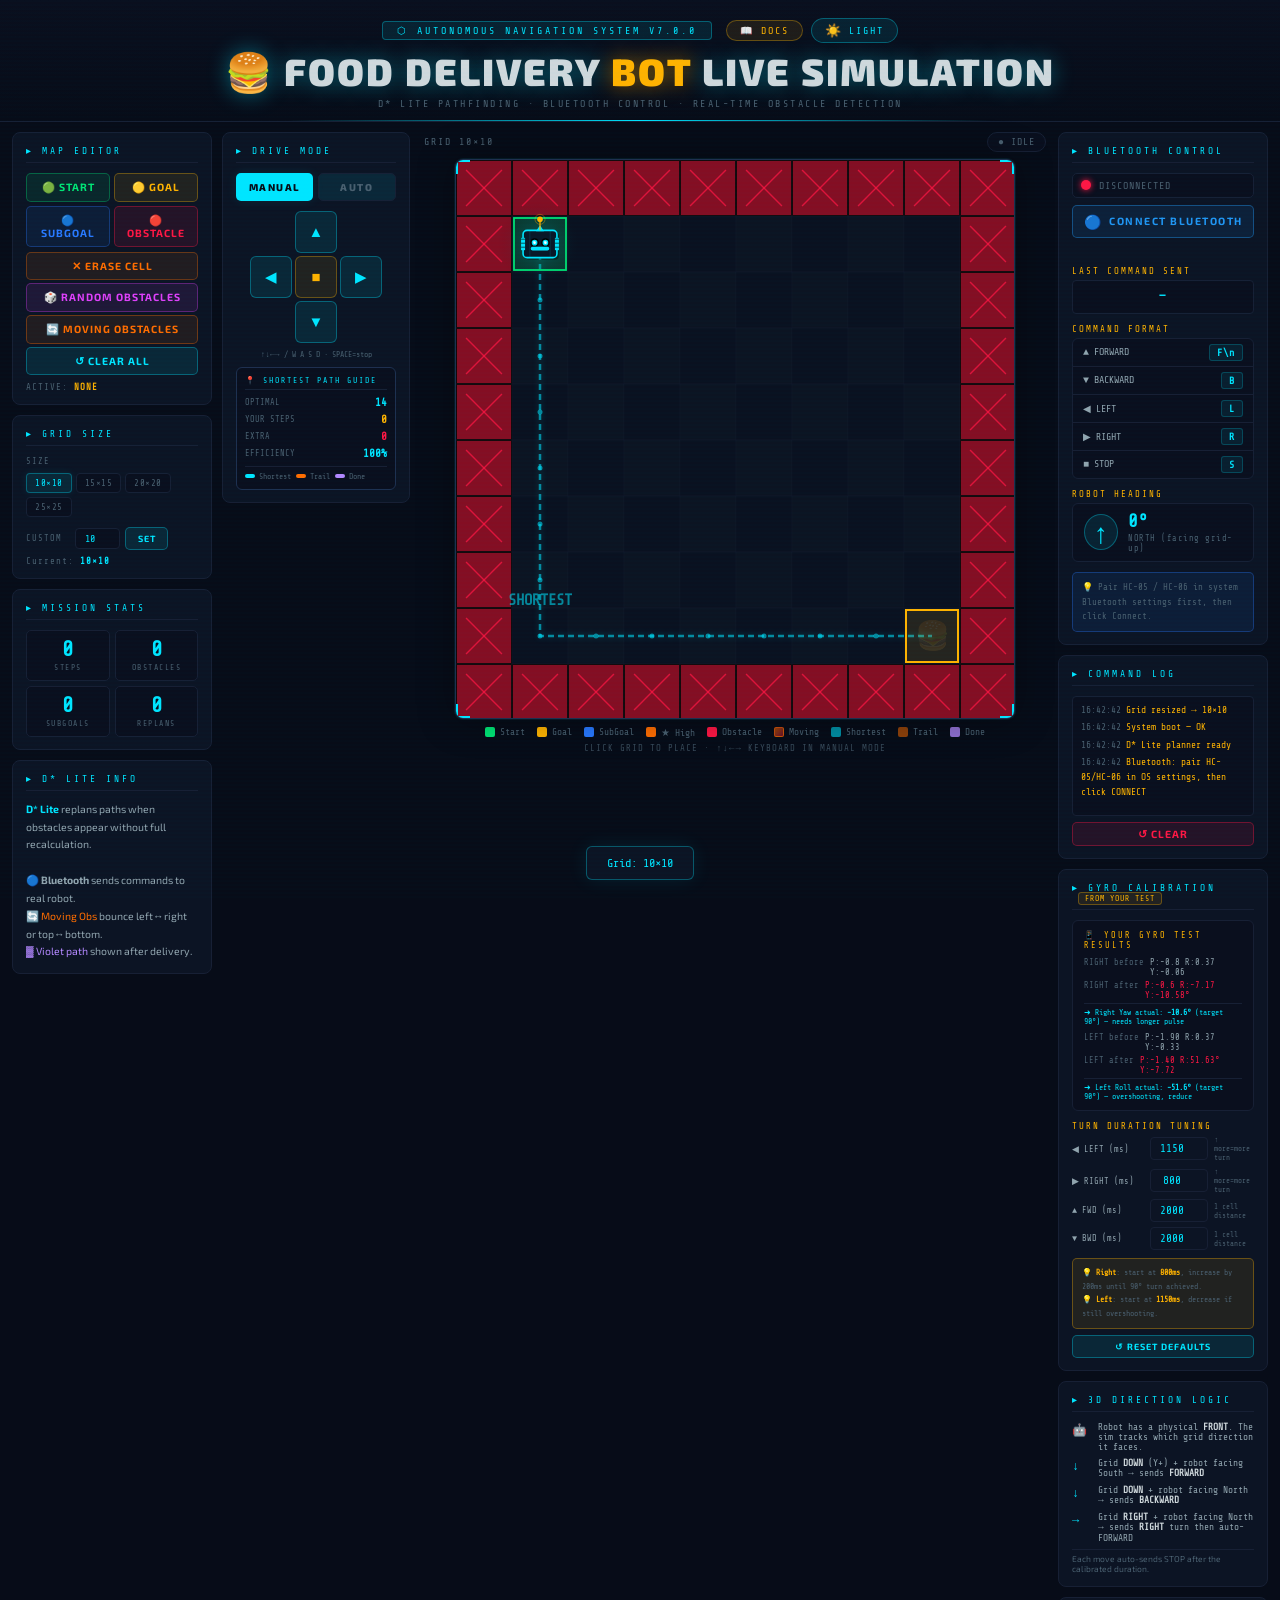
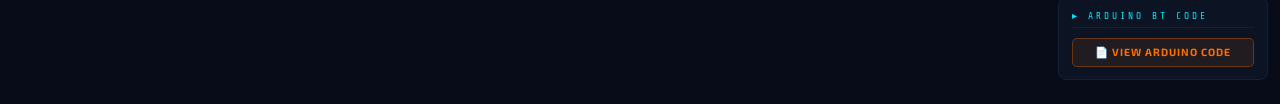
<file: Food Deliver Bot/index.html>
<!DOCTYPE html>
<html lang="en" data-theme="dark">
<head>
  <meta charset="UTF-8"/>
  <meta name="viewport" content="width=device-width, initial-scale=1.0"/>
  <title>Food Delivery Bot — Bluetooth Simulation</title>
  <link href="https://fonts.googleapis.com/css2?family=Share+Tech+Mono&family=Exo+2:wght@400;600;800;900&display=swap" rel="stylesheet"/>
  <link rel="stylesheet" href="style.css"/>
</head>
<body>
<div class="scanlines"></div>

<!-- ══ HEADER ══ -->
<header>
  <div class="header-top">
    <div class="header-badge">⬡ AUTONOMOUS NAVIGATION SYSTEM v7.0.0</div>
    <div class="header-top-actions">
      <a href="docs.html" target="_blank" class="docs-btn">📖 DOCS</a>
      <button class="theme-toggle" onclick="toggleTheme()">
        <span id="themeIcon">☀️</span><span id="themeLabel">LIGHT</span>
      </button>
    </div>
  </div>
  <h1>🍔 Food Delivery <span>Bot</span> Live Simulation</h1>
  <div class="header-sub">D* LITE PATHFINDING · BLUETOOTH CONTROL · REAL-TIME OBSTACLE DETECTION</div>
</header>

<!-- ══ MAIN LAYOUT ══ -->
<div class="layout">

  <!-- ── LEFT PANEL ── -->
  <div class="panel-left">

    <!-- MAP EDITOR -->
    <div class="card">
      <div class="card-title">▸ Map Editor</div>
      <div class="edit-grid">
        <button class="btn btn-green"  onclick="setEdit('start')"    id="eStart">🟢 Start</button>
        <button class="btn btn-gold"   onclick="setEdit('goal')"     id="eGoal">🟡 Goal</button>
        <button class="btn btn-blue"   onclick="setEdit('sub')"      id="eSub">🔵 SubGoal</button>
        <button class="btn btn-red"    onclick="setEdit('obstacle')" id="eObs">🔴 Obstacle</button>
      </div>
      <button class="btn btn-orange" onclick="setEdit('erase')"       style="margin-top:5px">✕ Erase Cell</button>
      <button class="btn btn-random" onclick="placeRandomObstacles()" style="margin-top:3px">🎲 Random Obstacles</button>
      <button class="btn btn-moving" onclick="toggleMovingObs()"      style="margin-top:3px" id="btnMovingObs">🔄 Moving Obstacles</button>
      <button class="btn btn-cyan"   onclick="clearMap()"             style="margin-top:3px">↺ Clear All</button>
      <div class="edit-active-row">ACTIVE: <span id="editMode">NONE</span></div>
    </div>

    <!-- GRID SIZE -->
    <div class="card">
      <div class="card-title">▸ Grid Size</div>
      <div class="grid-size-wrap">
        <div class="grid-size-row">
          <span class="gs-label">SIZE</span>
          <div class="gs-btns">
            <button class="gs-btn active" onclick="setGridSize(10)" id="gs10">10×10</button>
            <button class="gs-btn"        onclick="setGridSize(15)" id="gs15">15×15</button>
            <button class="gs-btn"        onclick="setGridSize(20)" id="gs20">20×20</button>
            <button class="gs-btn"        onclick="setGridSize(25)" id="gs25">25×25</button>
          </div>
        </div>
        <div class="grid-size-row" style="margin-top:6px">
          <span class="gs-label">CUSTOM</span>
          <div style="display:flex;gap:5px;align-items:center;">
            <input class="gs-input" id="gsCustom" type="number" min="5" max="40" value="20" placeholder="5-40"/>
            <button class="btn btn-cyan" style="padding:5px 8px;font-size:9px" onclick="applyCustomGrid()">SET</button>
          </div>
        </div>
        <div class="gs-info">Current: <span id="gsCurrentLabel" class="cyan">10×10</span></div>
      </div>
    </div>

    <!-- MISSION STATS -->
    <div class="card">
      <div class="card-title">▸ Mission Stats</div>
      <div class="stat-grid">
        <div class="stat-box"><div class="stat-val" id="statSteps">0</div><div class="stat-lbl">STEPS</div></div>
        <div class="stat-box"><div class="stat-val" id="statObs">0</div><div class="stat-lbl">OBSTACLES</div></div>
        <div class="stat-box"><div class="stat-val" id="statSubGoals">0</div><div class="stat-lbl">SUBGOALS</div></div>
        <div class="stat-box"><div class="stat-val" id="statReplans">0</div><div class="stat-lbl">REPLANS</div></div>
      </div>
    </div>

    <!-- ALGO INFO -->
    <div class="card">
      <div class="card-title">▸ D* Lite Info</div>
      <div class="algo-info">
        <b class="cyan">D* Lite</b> replans paths when obstacles appear without full recalculation.
        <br><br>
        <span style="color:#2196f3">🔵</span> <b>Bluetooth</b> sends commands to real robot.<br>
        <span style="color:#ff6d00">🔄 Moving Obs</span> bounce left↔right or top↔bottom.<br>
        <span class="accent-violet">▓ Violet path</span> shown after delivery.
      </div>
    </div>

  </div><!-- /panel-left -->

  <!-- ── CENTER ── -->
  <div class="center-wrap">
    <div class="center-top-row">

      <!-- DRIVE MODE PANEL -->
      <div class="drive-panel card">
        <div class="card-title">▸ Drive Mode</div>
        <div class="mode-row">
          <button class="mode-btn active-manual" id="btnManual" onclick="setMode('manual')">Manual</button>
          <button class="mode-btn inactive"      id="btnAuto"   onclick="setMode('auto')">Auto</button>
        </div>

        <!-- MANUAL CONTROLS -->
        <div id="manualControls">
          <div class="dpad-wrap">
            <div class="dpad-row">
              <div class="dpad-empty"></div>
              <button class="dpad-btn" onmousedown="manualMove('up')"    ontouchstart="handleTouch(event,'up')">▲</button>
              <div class="dpad-empty"></div>
            </div>
            <div class="dpad-row">
              <button class="dpad-btn" onmousedown="manualMove('left')"  ontouchstart="handleTouch(event,'left')">◀</button>
              <button class="dpad-btn dpad-center" onclick="stopBot()">■</button>
              <button class="dpad-btn" onmousedown="manualMove('right')" ontouchstart="handleTouch(event,'right')">▶</button>
            </div>
            <div class="dpad-row">
              <div class="dpad-empty"></div>
              <button class="dpad-btn" onmousedown="manualMove('down')"  ontouchstart="handleTouch(event,'down')">▼</button>
              <div class="dpad-empty"></div>
            </div>
          </div>
          <div class="key-hint">↑↓←→ / W A S D · SPACE=stop</div>

          <!-- SHORTEST PATH PANEL -->
          <div class="path-panel">
            <div class="path-panel-title">📍 SHORTEST PATH GUIDE</div>
            <div class="path-panel-row"><span class="path-lbl">OPTIMAL</span><span class="path-val cyan" id="optSteps">—</span></div>
            <div class="path-panel-row"><span class="path-lbl">YOUR STEPS</span><span class="path-val gold" id="yourSteps">0</span></div>
            <div class="path-panel-row"><span class="path-lbl">EXTRA</span><span class="path-val red" id="extraSteps">—</span></div>
            <div class="path-panel-row"><span class="path-lbl">EFFICIENCY</span><span class="path-val green" id="efficiency">—</span></div>
            <div class="path-legend">
              <div class="pl-item"><div class="pl-dot" style="background:#00e5ff"></div>Shortest</div>
              <div class="pl-item"><div class="pl-dot" style="background:#ff6d00"></div>Trail</div>
              <div class="pl-item"><div class="pl-dot" style="background:#b388ff"></div>Done</div>
            </div>
          </div>
        </div>

        <!-- AUTO CONTROLS -->
        <div id="autoControls" style="display:none">
          <button class="btn btn-green" onclick="startAutoNav()">▶ START NAV</button>
          <button class="btn btn-red"   onclick="stopBot()">■ STOP</button>
          <div class="slider-wrap">
            <label>SPEED — <span id="speedVal">4</span> cells/sec</label>
            <input type="range" min="1" max="10" value="4" oninput="setSpeed(this.value)"/>
          </div>
          <div class="auto-info-box">
            <div class="aib-row"><span>★</span> SubGoals auto-sorted by nearest-neighbour</div>
            <div class="aib-row"><span>⚠</span> Far subgoals trigger priority check</div>
            <div class="aib-row"><span>🔵</span> SubGoal btn disabled during run</div>
          </div>
        </div>
      </div><!-- /drive-panel -->

      <!-- MAP CANVAS -->
      <div class="map-wrap">
        <div class="map-header-row">
          <div class="map-coord" id="mapCoord">GRID 10×10</div>
          <div class="map-status-pill" id="navStatus">● IDLE</div>
        </div>
        <div class="map-container" id="mapContainer">
          <canvas id="mapCanvas"></canvas>
          <div class="corner tl"></div><div class="corner tr"></div>
          <div class="corner bl"></div><div class="corner br"></div>
        </div>
        <div class="legend">
          <div class="legend-item"><div class="swatch" style="background:#00e676"></div>Start</div>
          <div class="legend-item"><div class="swatch" style="background:#ffb300"></div>Goal</div>
          <div class="legend-item"><div class="swatch" style="background:#2979ff"></div>SubGoal</div>
          <div class="legend-item"><div class="swatch" style="background:#ff6d00"></div>★ High</div>
          <div class="legend-item"><div class="swatch" style="background:#ff1744"></div>Obstacle</div>
          <div class="legend-item"><div class="swatch moving-swatch"></div>Moving</div>
          <div class="legend-item"><div class="swatch" style="background:rgba(0,229,255,0.6)"></div>Shortest</div>
          <div class="legend-item"><div class="swatch" style="background:rgba(255,109,0,0.55)"></div>Trail</div>
          <div class="legend-item"><div class="swatch" style="background:rgba(179,136,255,0.8)"></div>Done</div>
        </div>
        <div class="map-hint">CLICK GRID TO PLACE · ↑↓←→ KEYBOARD IN MANUAL MODE</div>
      </div>

    </div>
  </div><!-- /center-wrap -->

  <!-- ── RIGHT PANEL ── -->
  <div class="panel-right">

    <!-- BLUETOOTH -->
    <div class="card">
      <div class="card-title">▸ Bluetooth Control</div>

      <div class="bt-status-row">
        <div class="bt-dot" id="btDot"></div>
        <span class="bt-label" id="btLabel">DISCONNECTED</span>
      </div>

      <button class="btn btn-bt" id="btnBtConnect" onclick="btConnect()">
        <span class="bt-icon">🔵</span> CONNECT BLUETOOTH
      </button>
      <button class="btn btn-red" id="btnBtDisconn" onclick="btDisconnect()" style="display:none">
        ✕ DISCONNECT
      </button>

      <div class="bt-device-name" id="btDeviceName"></div>

      <!-- COMMAND DISPLAY -->
      <div class="field-label" style="margin-top:10px">LAST COMMAND SENT</div>
      <div class="bt-cmd-box" id="btLastCmd">—</div>

      <!-- COMMAND REFERENCE -->
      <div class="field-label" style="margin-top:10px">COMMAND FORMAT</div>
      <div class="bt-cmd-table">
        <div class="bct-row"><span class="bct-dir">▲ FORWARD</span><span class="bct-char">F\n</span></div>
        <div class="bct-row"><span class="bct-dir">▼ BACKWARD</span><span class="bct-char">B</span></div>
        <div class="bct-row"><span class="bct-dir">◀ LEFT</span><span class="bct-char">L</span></div>
        <div class="bct-row"><span class="bct-dir">▶ RIGHT</span><span class="bct-char">R</span></div>
        <div class="bct-row"><span class="bct-dir">■ STOP</span><span class="bct-char">S</span></div>
      </div>

      <!-- ROBOT HEADING DISPLAY -->
      <div class="field-label" style="margin-top:10px">ROBOT HEADING</div>
      <div class="heading-row">
        <div class="heading-compass" id="headingCompass">↑</div>
        <div class="heading-info">
          <div class="heading-deg" id="headingDeg">0°</div>
          <div class="heading-label" id="headingLabel">NORTH (facing grid-up)</div>
        </div>
      </div>

      <div class="bt-arduino-hint">
        💡 Pair HC-05 / HC-06 in system Bluetooth settings first, then click Connect.
      </div>
    </div>

    <!-- TX LOG -->
    <div class="card">
      <div class="card-title">▸ Command Log</div>
      <div class="log-box" id="logBox"></div>
      <button class="btn btn-red" onclick="clearLog()" style="margin-top:6px;padding:5px">↺ CLEAR</button>
    </div>

    <!-- GYRO CALIBRATION -->
    <div class="card">
      <div class="card-title">▸ Gyro Calibration <span class="cal-badge">From your test</span></div>

      <div class="gyro-result-box">
        <div class="grb-title">📱 YOUR GYRO TEST RESULTS</div>
        <div class="grb-row">
          <span class="grb-label">RIGHT before</span>
          <span class="grb-vals">P:-0.8 R:0.37 Y:-0.06</span>
        </div>
        <div class="grb-row">
          <span class="grb-label">RIGHT after</span>
          <span class="grb-vals grb-warn">P:-0.6 R:-7.17 Y:-10.58°</span>
        </div>
        <div class="grb-row grb-analysis">
          ➜ Right Yaw actual: <b>~10.6°</b> (target 90°) — needs longer pulse
        </div>
        <div class="grb-row" style="margin-top:6px">
          <span class="grb-label">LEFT before</span>
          <span class="grb-vals">P:-1.90 R:0.37 Y:-0.33</span>
        </div>
        <div class="grb-row">
          <span class="grb-label">LEFT after</span>
          <span class="grb-vals grb-warn">P:-1.40 R:51.63° Y:-7.72</span>
        </div>
        <div class="grb-row grb-analysis">
          ➜ Left Roll actual: <b>~51.6°</b> (target 90°) — overshooting, reduce
        </div>
      </div>

      <div class="field-label" style="margin-top:10px">TURN DURATION TUNING</div>
      <div class="cal-grid">
        <div class="cal-row">
          <span class="cal-label">◀ LEFT (ms)</span>
          <input class="cal-input" id="cal_leftMs"  type="number" min="50" max="5000" step="50" value="1150"/>
          <span class="cal-hint">↑ more=more turn</span>
        </div>
        <div class="cal-row">
          <span class="cal-label">▶ RIGHT (ms)</span>
          <input class="cal-input" id="cal_rightMs" type="number" min="50" max="5000" step="50" value="800"/>
          <span class="cal-hint">↑ more=more turn</span>
        </div>
        <div class="cal-row">
          <span class="cal-label">▲ FWD (ms)</span>
          <input class="cal-input" id="cal_fwdMs"   type="number" min="100" max="10000" step="100" value="2000"/>
          <span class="cal-hint">1 cell distance</span>
        </div>
        <div class="cal-row">
          <span class="cal-label">▼ BWD (ms)</span>
          <input class="cal-input" id="cal_bwdMs"   type="number" min="100" max="10000" step="100" value="2000"/>
          <span class="cal-hint">1 cell distance</span>
        </div>
      </div>
      <div class="cal-note">
        💡 <b>Right</b>: start at <b>800ms</b>, increase by 200ms until 90° turn achieved.<br>
        💡 <b>Left</b>: start at <b>1150ms</b>, decrease if still overshooting.
      </div>
      <button class="btn btn-cyan" onclick="resetCalDefaults()" style="margin-top:6px;padding:5px 8px;font-size:9px">↺ Reset Defaults</button>
    </div>

    <!-- HEADING EXPLANATION -->
    <div class="card">
      <div class="card-title">▸ 3D Direction Logic</div>
      <div class="dir-explain">
        <div class="de-row">
          <span class="de-icon">🤖</span>
          <span class="de-text">Robot has a physical <b>FRONT</b>. The sim tracks which grid direction it faces.</span>
        </div>
        <div class="de-row">
          <span class="de-icon">↓</span>
          <span class="de-text">Grid <b>DOWN</b> (Y+) + robot facing South → sends <b class="cyan">FORWARD</b></span>
        </div>
        <div class="de-row">
          <span class="de-icon">↓</span>
          <span class="de-text">Grid <b>DOWN</b> + robot facing North → sends <b class="cyan">BACKWARD</b></span>
        </div>
        <div class="de-row">
          <span class="de-icon">→</span>
          <span class="de-text">Grid <b>RIGHT</b> + robot facing North → sends <b class="cyan">RIGHT</b> turn then auto-FORWARD</span>
        </div>
        <div class="de-hint">Each move auto-sends STOP after the calibrated duration.</div>
      </div>
    </div>

    <!-- ARDUINO CODE -->
    <div class="card">
      <div class="card-title">▸ Arduino BT Code</div>
      <button class="btn btn-orange" onclick="openModal()" style="margin-bottom:0">📄 VIEW ARDUINO CODE</button>
    </div>

  </div><!-- /panel-right -->

</div><!-- /layout -->

<!-- ══════════════════════════════════════════════════
     ⛔  ERROR WINDOW
══════════════════════════════════════════════════════ -->
<div class="err-overlay" id="errOverlay">
  <div class="err-window">
    <div class="err-titlebar">
      <div class="err-tbar-dots">
        <span class="tbar-dot td-red"></span>
        <span class="tbar-dot td-yellow"></span>
        <span class="tbar-dot td-green"></span>
      </div>
      <span class="err-tbar-title">⛔ Navigation Error</span>
      <button class="err-tbar-close" onclick="closeErrDialog()">✕</button>
    </div>
    <div class="err-window-content">
      <div class="err-icon-area">
        <div class="err-icon-circle">🚫</div>
        <div class="err-signal-bars">
          <span class="sig-bar sb1"></span>
          <span class="sig-bar sb2"></span>
          <span class="sig-bar sb3"></span>
        </div>
      </div>
      <div class="err-text-area">
        <div class="err-headline" id="errTitle">NO SPACE TO TRAVEL</div>
        <div class="err-description" id="errBody">All routes are blocked.</div>
        <div class="err-info-grid">
          <div class="err-info-row">
            <span class="err-info-key">STATUS</span>
            <span class="err-info-val err-val-red">● PATH BLOCKED</span>
          </div>
          <div class="err-info-row">
            <span class="err-info-key">DETAILS</span>
            <span class="err-info-val err-val-dim" id="errMeta">—</span>
          </div>
        </div>
        <div class="err-suggestion">💡 Remove obstacles or click <em>Auto-Fix</em> to generate a solvable map.</div>
      </div>
    </div>
    <div class="err-window-footer">
      <button class="btn btn-red"    onclick="errClearObstacles()">↺ Clear Obstacles</button>
      <button class="btn btn-random" onclick="errRandomFix()">🎲 Auto-Fix</button>
      <button class="btn btn-cyan"   onclick="closeErrDialog()">✕ Dismiss</button>
    </div>
  </div>
</div>

<!-- ══════════════════════════════════════════════════
     ⚡  SUBGOAL PRIORITY DIALOG
══════════════════════════════════════════════════════ -->
<div class="err-overlay" id="prioOverlay">
  <div class="err-window prio-window">
    <div class="err-titlebar prio-titlebar">
      <div class="err-tbar-dots">
        <span class="tbar-dot td-red"></span>
        <span class="tbar-dot td-yellow"></span>
        <span class="tbar-dot td-green"></span>
      </div>
      <span class="err-tbar-title">⚠ SubGoal Priority Check</span>
      <button class="err-tbar-close" onclick="prioSkip()">✕</button>
    </div>
    <div class="err-window-content">
      <div class="err-icon-area">
        <div class="err-icon-circle" style="font-size:44px">📍</div>
        <div style="margin-top:8px;font-family:'Share Tech Mono',monospace;font-size:9px;color:var(--gold);letter-spacing:1px;text-align:center">FAR<br>SUBGOAL</div>
      </div>
      <div class="err-text-area">
        <div class="err-headline prio-headline" id="prioTitle">SubGoal is FAR</div>
        <div class="err-description" id="prioBody">This subgoal is significantly out of the way.</div>
        <div class="err-info-grid">
          <div class="err-info-row">
            <span class="err-info-key">DISTANCE</span>
            <span class="err-info-val" id="prioMeta" style="color:var(--gold)">—</span>
          </div>
        </div>
        <div class="err-suggestion" style="background:var(--gold-bg);border-color:var(--gold-bdr)">
          💡 Set <b style="color:var(--gold)">HIGH PRIORITY ★</b> to force include, or <b style="color:var(--red)">Skip</b> to remove from route.
        </div>
      </div>
    </div>
    <div class="err-window-footer">
      <button class="btn btn-orange" onclick="prioProceedHigh()">★ High Priority</button>
      <button class="btn btn-red"    onclick="prioSkip()">✕ Skip</button>
      <button class="btn btn-cyan"   onclick="prioKeepNormal()">▶ Keep Normal</button>
    </div>
  </div>
</div>

<!-- ══════════════════════════════════════════════════
     🎉  DELIVERY COMPLETE
══════════════════════════════════════════════════════ -->
<div class="delivery-overlay" id="deliveryOverlay">
  <div class="delivery-window">
    <div class="delivery-titlebar">
      <div class="err-tbar-dots">
        <span class="tbar-dot td-red"></span>
        <span class="tbar-dot td-yellow"></span>
        <span class="tbar-dot td-green td-pulse"></span>
      </div>
      <span class="err-tbar-title" style="color:var(--violet)">🎉 Mission Complete</span>
      <button class="err-tbar-close" onclick="closeDelivery()">✕</button>
    </div>
    <div class="delivery-window-content">
      <div class="delivery-hero">
        <span class="delivery-emoji">🍔</span>
        <div>
          <div class="delivery-title">DELIVERY COMPLETE!</div>
          <div class="delivery-sub">Package delivered successfully</div>
        </div>
      </div>
      <div class="delivery-path-note">
        <span class="accent-violet">▓</span>
        The <b class="accent-violet">violet path</b> on the grid shows the exact route travelled.
      </div>
      <div class="delivery-stats" id="deliveryStats"></div>
    </div>
    <div class="delivery-footer">
      <button class="btn btn-violet" onclick="closeDelivery()" style="width:auto;min-width:160px">▶ NEW MISSION</button>
    </div>
  </div>
</div>

<!-- ══════════════════════════════════════════════════
     ARDUINO BLUETOOTH CODE MODAL
══════════════════════════════════════════════════════ -->
<div class="modal-overlay" id="modalOverlay" onclick="closeModalOutside(event)">
  <div class="modal">
    <h2>Arduino — Bluetooth HC-05 / HC-06 Code</h2>
    <div class="modal-tabs">
      <button class="mtab active"   id="tab-bt"  onclick="switchTab('bt')">Arduino Code</button>
      <button class="mtab inactive" id="tab-wiring" onclick="switchTab('wiring')">Wiring</button>
      <button class="mtab inactive" id="tab-cmds"   onclick="switchTab('cmds')">Commands</button>
    </div>

    <!-- ARDUINO CODE TAB -->
    <div class="tab-content active" id="content-bt">
      <div class="code-label">▸ Arduino — HC-05/06 Bluetooth Motor Control</div>
<pre>#include &lt;SoftwareSerial.h&gt;

// Bluetooth module pins (connect HC-05 TX → pin 10, RX → pin 11)
SoftwareSerial BT(10, 11); // RX, TX

// Motor driver pins (L298N or similar)
// Left motor
#define IN1 2
#define IN2 3
#define ENA 5   // PWM speed

// Right motor
#define IN3 4
#define IN4 7
#define ENB 6   // PWM speed

int motorSpeed = 180;  // 0-255 PWM speed

void setup() {
  Serial.begin(9600);
  BT.begin(9600);  // HC-05 default baud

  pinMode(IN1,OUTPUT); pinMode(IN2,OUTPUT); pinMode(ENA,OUTPUT);
  pinMode(IN3,OUTPUT); pinMode(IN4,OUTPUT); pinMode(ENB,OUTPUT);

  Serial.println("Bluetooth Ready");
}

void loop() {
  if (BT.available()) {
    String cmd = BT.readStringUntil('\n');
    cmd.trim();
    Serial.println("CMD: " + cmd);
    handleCommand(cmd);
  }
}

void handleCommand(String cmd) {
  // Supports: FORWARD, BACKWARD, LEFT, RIGHT, STOP
  // Also supports JSON: {"cmd":"FORWARD"}
  // Also supports single char: F, B, L, R, S

  if (cmd == "FORWARD" || cmd == "F" || cmd.indexOf("FORWARD") &gt;= 0) {
    moveForward();
  } else if (cmd == "BACKWARD" || cmd == "B" || cmd.indexOf("BACKWARD") &gt;= 0) {
    moveBackward();
  } else if (cmd == "LEFT" || cmd == "L" || cmd.indexOf("LEFT") &gt;= 0) {
    turnLeft();
  } else if (cmd == "RIGHT" || cmd == "R" || cmd.indexOf("RIGHT") &gt;= 0) {
    turnRight();
  } else if (cmd == "STOP" || cmd == "S" || cmd.indexOf("STOP") &gt;= 0) {
    stopMotors();
  }
}

void moveForward() {
  digitalWrite(IN1, HIGH); digitalWrite(IN2, LOW);
  digitalWrite(IN3, HIGH); digitalWrite(IN4, LOW);
  analogWrite(ENA, motorSpeed); analogWrite(ENB, motorSpeed);
}

void moveBackward() {
  digitalWrite(IN1, LOW); digitalWrite(IN2, HIGH);
  digitalWrite(IN3, LOW); digitalWrite(IN4, HIGH);
  analogWrite(ENA, motorSpeed); analogWrite(ENB, motorSpeed);
}

void turnLeft() {
  digitalWrite(IN1, LOW);  digitalWrite(IN2, HIGH);
  digitalWrite(IN3, HIGH); digitalWrite(IN4, LOW);
  analogWrite(ENA, motorSpeed); analogWrite(ENB, motorSpeed);
}

void turnRight() {
  digitalWrite(IN1, HIGH); digitalWrite(IN2, LOW);
  digitalWrite(IN3, LOW);  digitalWrite(IN4, HIGH);
  analogWrite(ENA, motorSpeed); analogWrite(ENB, motorSpeed);
}

void stopMotors() {
  digitalWrite(IN1,LOW); digitalWrite(IN2,LOW);
  digitalWrite(IN3,LOW); digitalWrite(IN4,LOW);
  analogWrite(ENA, 0);   analogWrite(ENB, 0);
}</pre>
    </div>

    <!-- WIRING TAB -->
    <div class="tab-content" id="content-wiring">
      <div class="code-label">▸ HC-05 / HC-06 Wiring</div>
<pre>HC-05/HC-06     Arduino Uno/Nano
─────────────────────────────────
VCC         →   5V
GND         →   GND
TXD         →   Pin 10 (SoftwareSerial RX)
RXD         →   Pin 11 (SoftwareSerial TX)
                (use 1kΩ + 2kΩ voltage divider on RXD if 5V board)

L298N Motor Driver
─────────────────────────────────
IN1         →   Arduino Pin 2
IN2         →   Arduino Pin 3
ENA         →   Arduino Pin 5 (PWM)
IN3         →   Arduino Pin 4
IN4         →   Arduino Pin 7
ENB         →   Arduino Pin 6 (PWM)
12V         →   Battery +
GND         →   Battery − & Arduino GND

Pairing Steps
─────────────────────────────────
1. Power on HC-05 (LED blinks fast = not paired)
2. Go to System Bluetooth Settings on your device
3. Pair with "HC-05" or "HC-06" — default PIN: 1234 or 0000
4. LED blinks slow = paired
5. Click "CONNECT BLUETOOTH" in the sim</pre>
    </div>

    <!-- COMMANDS TAB -->
    <div class="tab-content" id="content-cmds">
      <div class="code-label">▸ Command Reference</div>
<pre>The simulation sends commands based on selected format:

FORMAT: Plain Text
  FORWARD    — move forward
  BACKWARD   — move backward
  LEFT       — turn left
  RIGHT      — turn right
  STOP       — stop all motors

FORMAT: JSON
  {"cmd":"FORWARD"}
  {"cmd":"BACKWARD"}
  {"cmd":"LEFT"}
  {"cmd":"RIGHT"}
  {"cmd":"STOP"}

FORMAT: Single Char
  F  — FORWARD
  B  — BACKWARD
  L  — LEFT
  R  — RIGHT
  S  — STOP

Duration Control
  The sim sends FORWARD/BACKWARD for [FB duration] seconds,
  LEFT/RIGHT for [LR duration] seconds, then auto-sends STOP.
  Tune these values to match your robot's physical movement
  so 1 grid cell ≈ 1 step of the bot.

Movement Timing Example:
  FB Duration = 0.5s  →  bot moves ~20cm forward
  LR Duration = 0.4s  →  bot rotates ~90°
  Stop Delay  = 0.1s  →  gap between commands</pre>
    </div>

    <button class="btn btn-red" onclick="closeModal()" style="margin-top:14px">✕ CLOSE</button>
  </div>
</div>

<div class="toast" id="toast"></div>
<script src="app.js"></script>
</body>
</html>
</file>
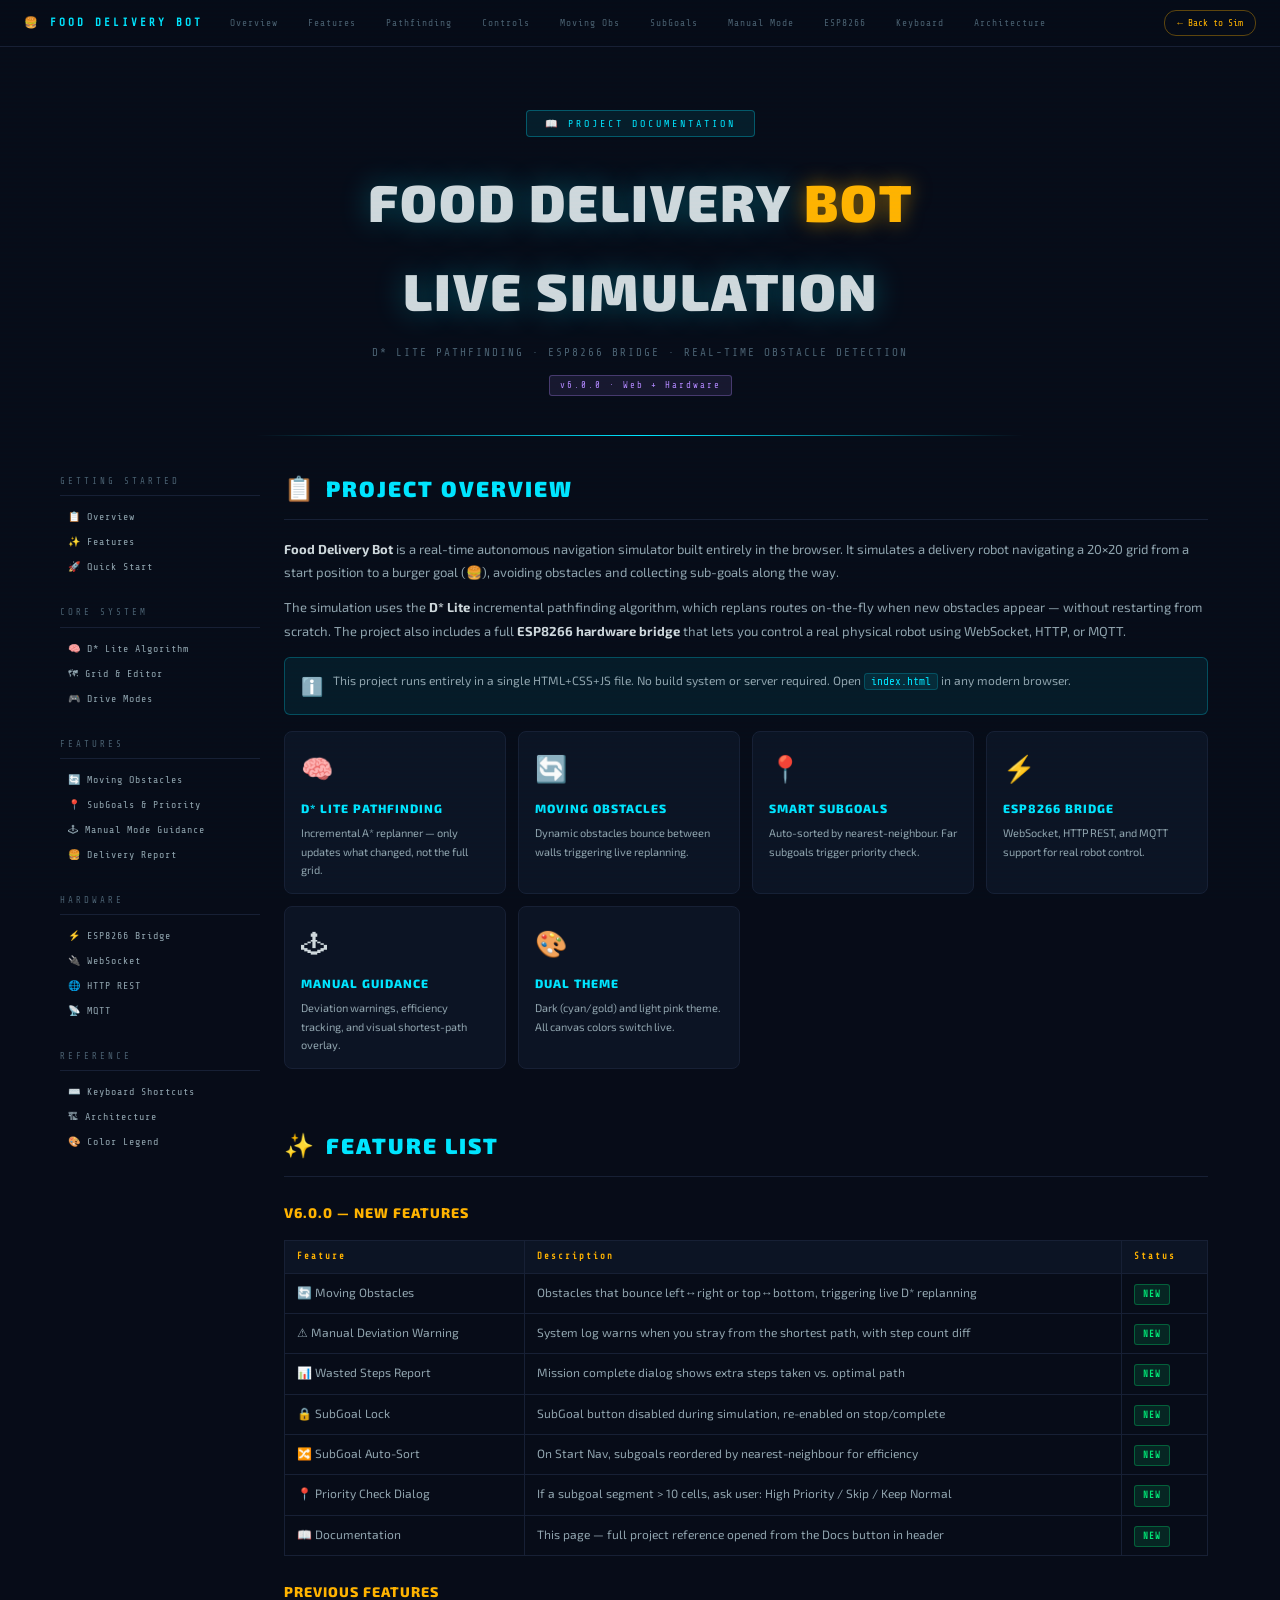
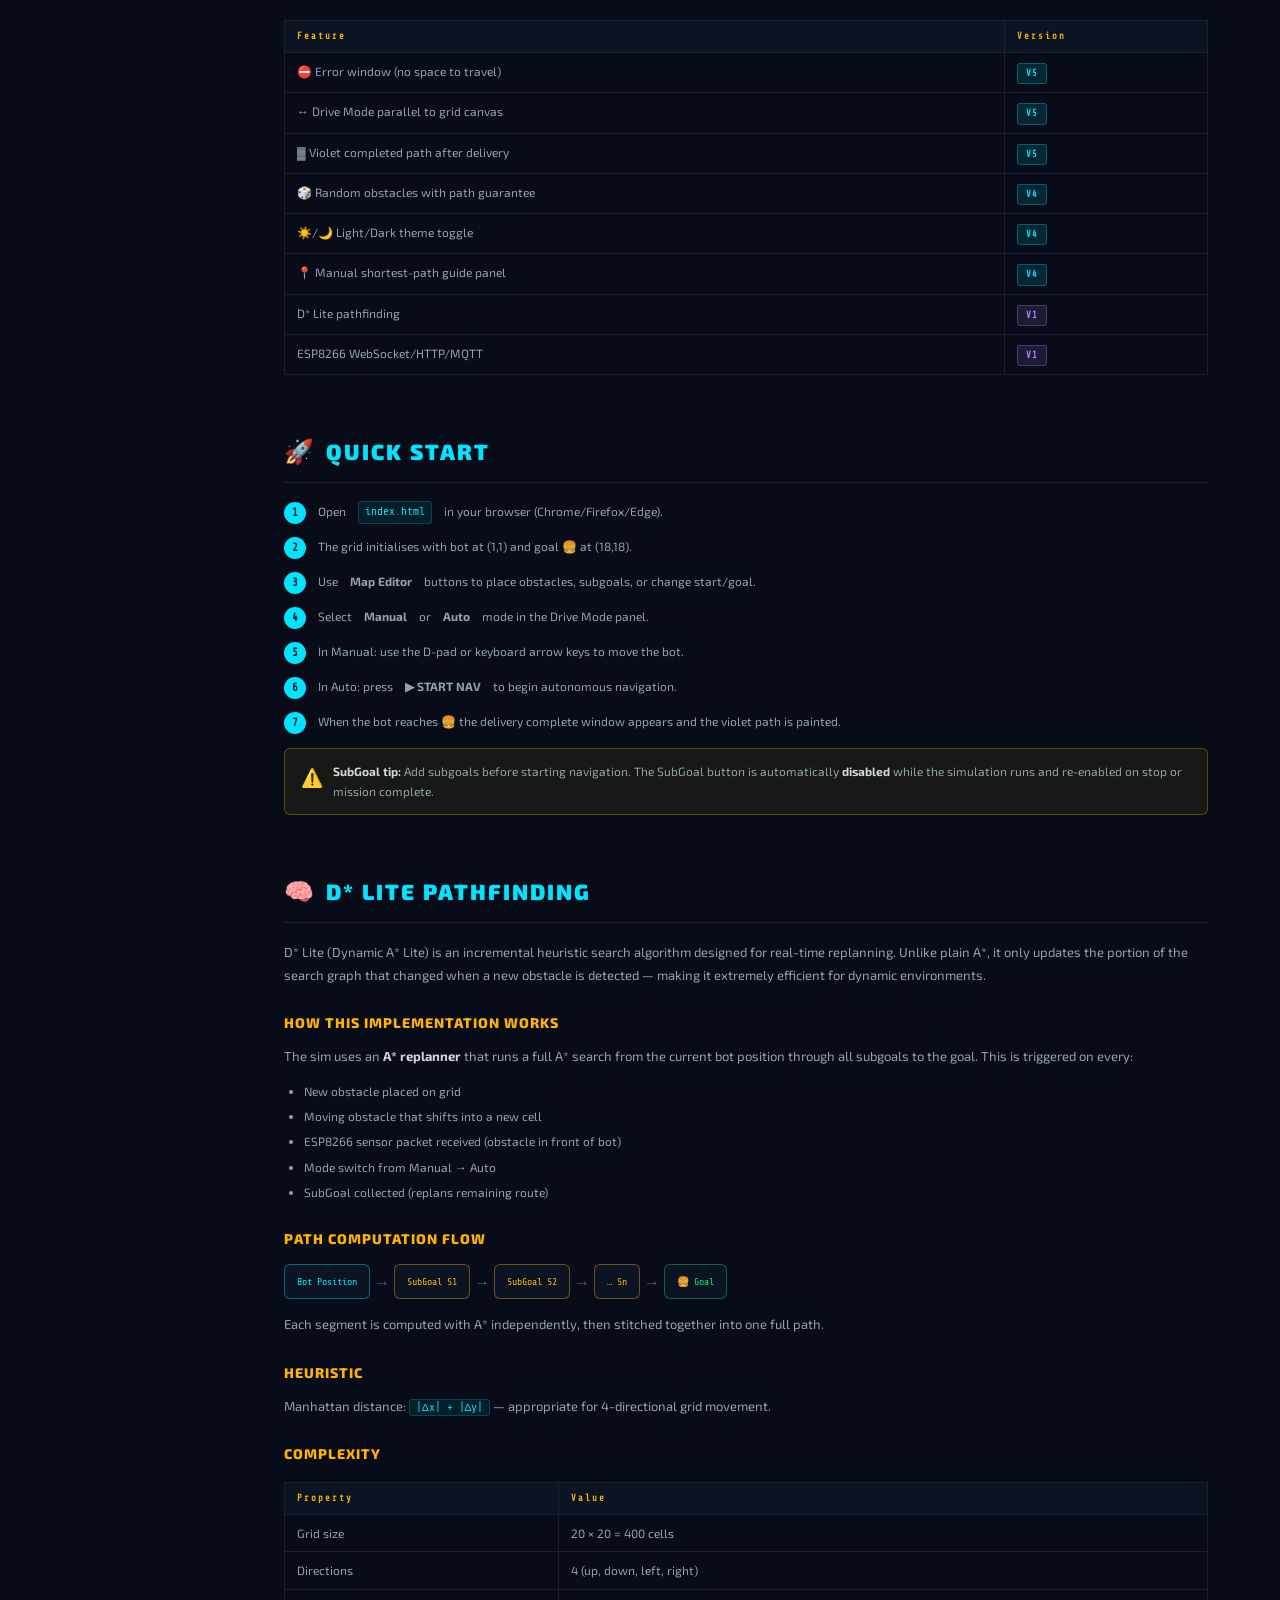
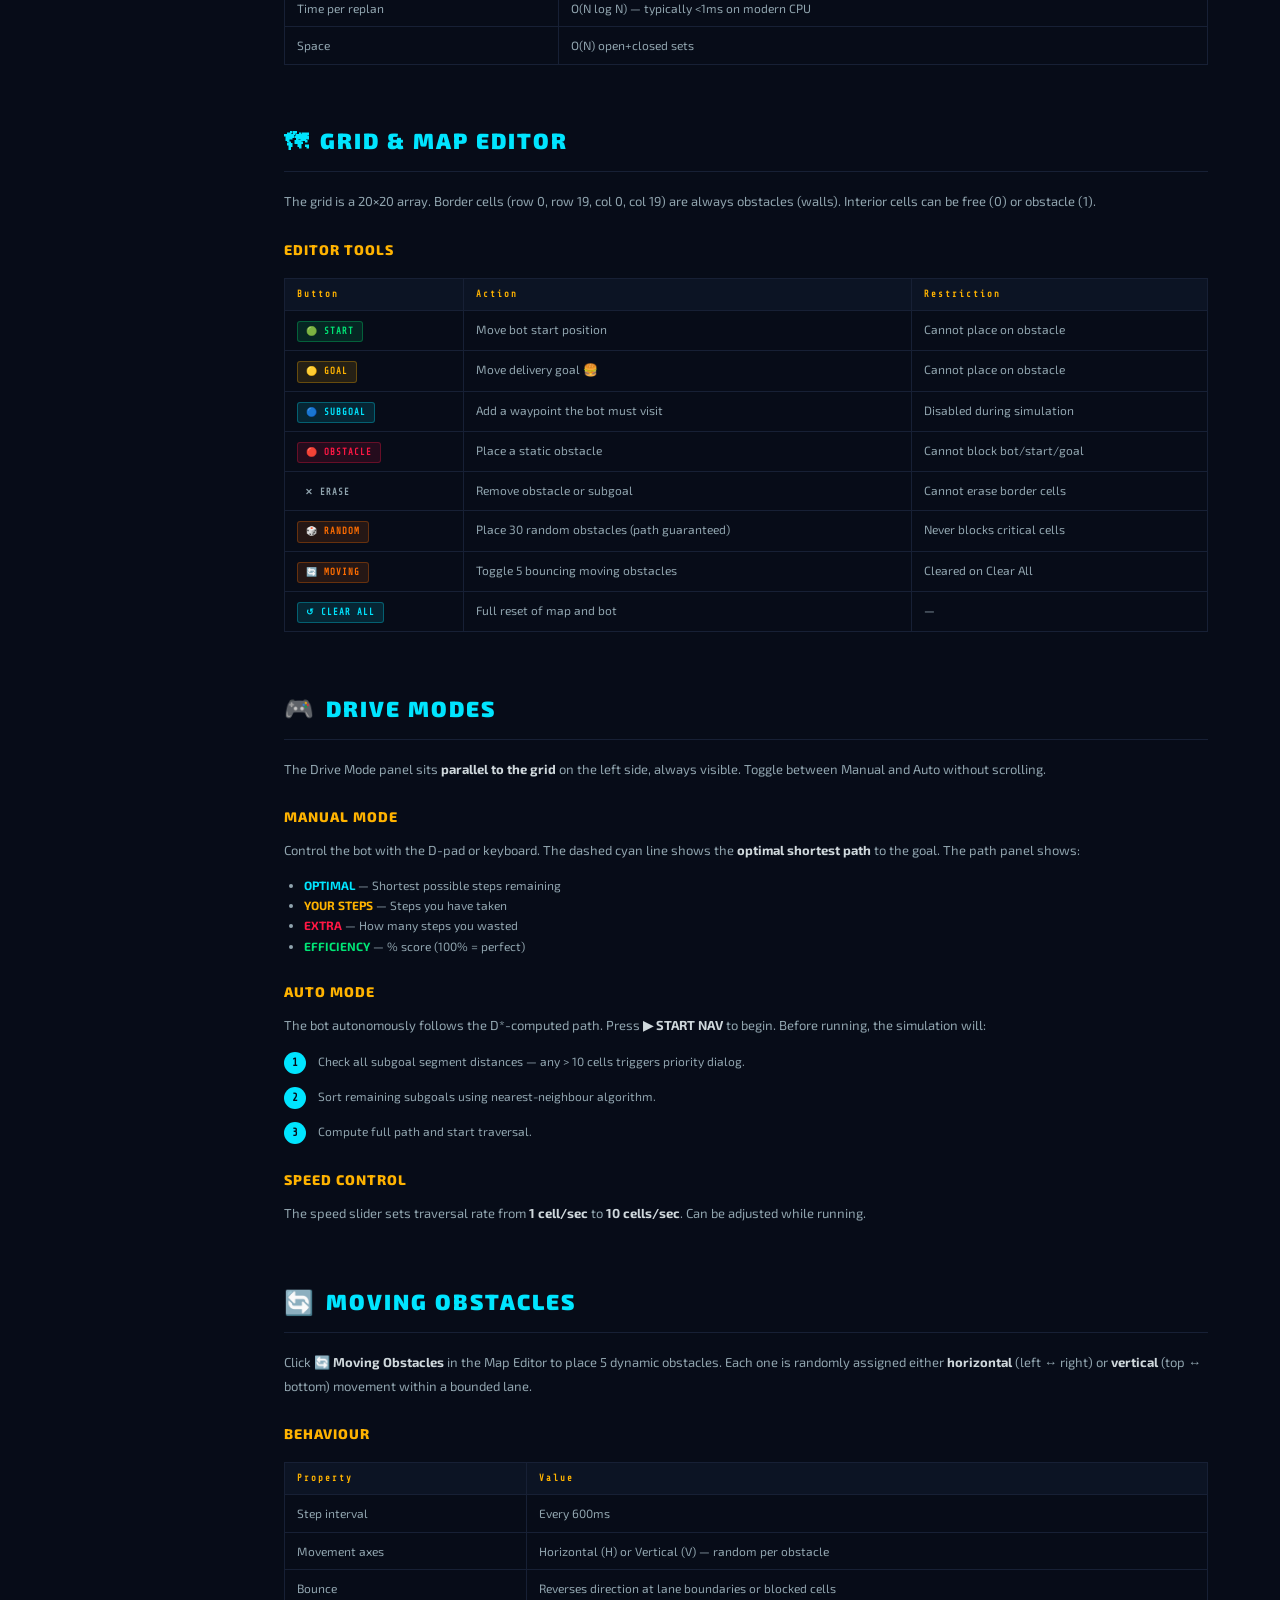
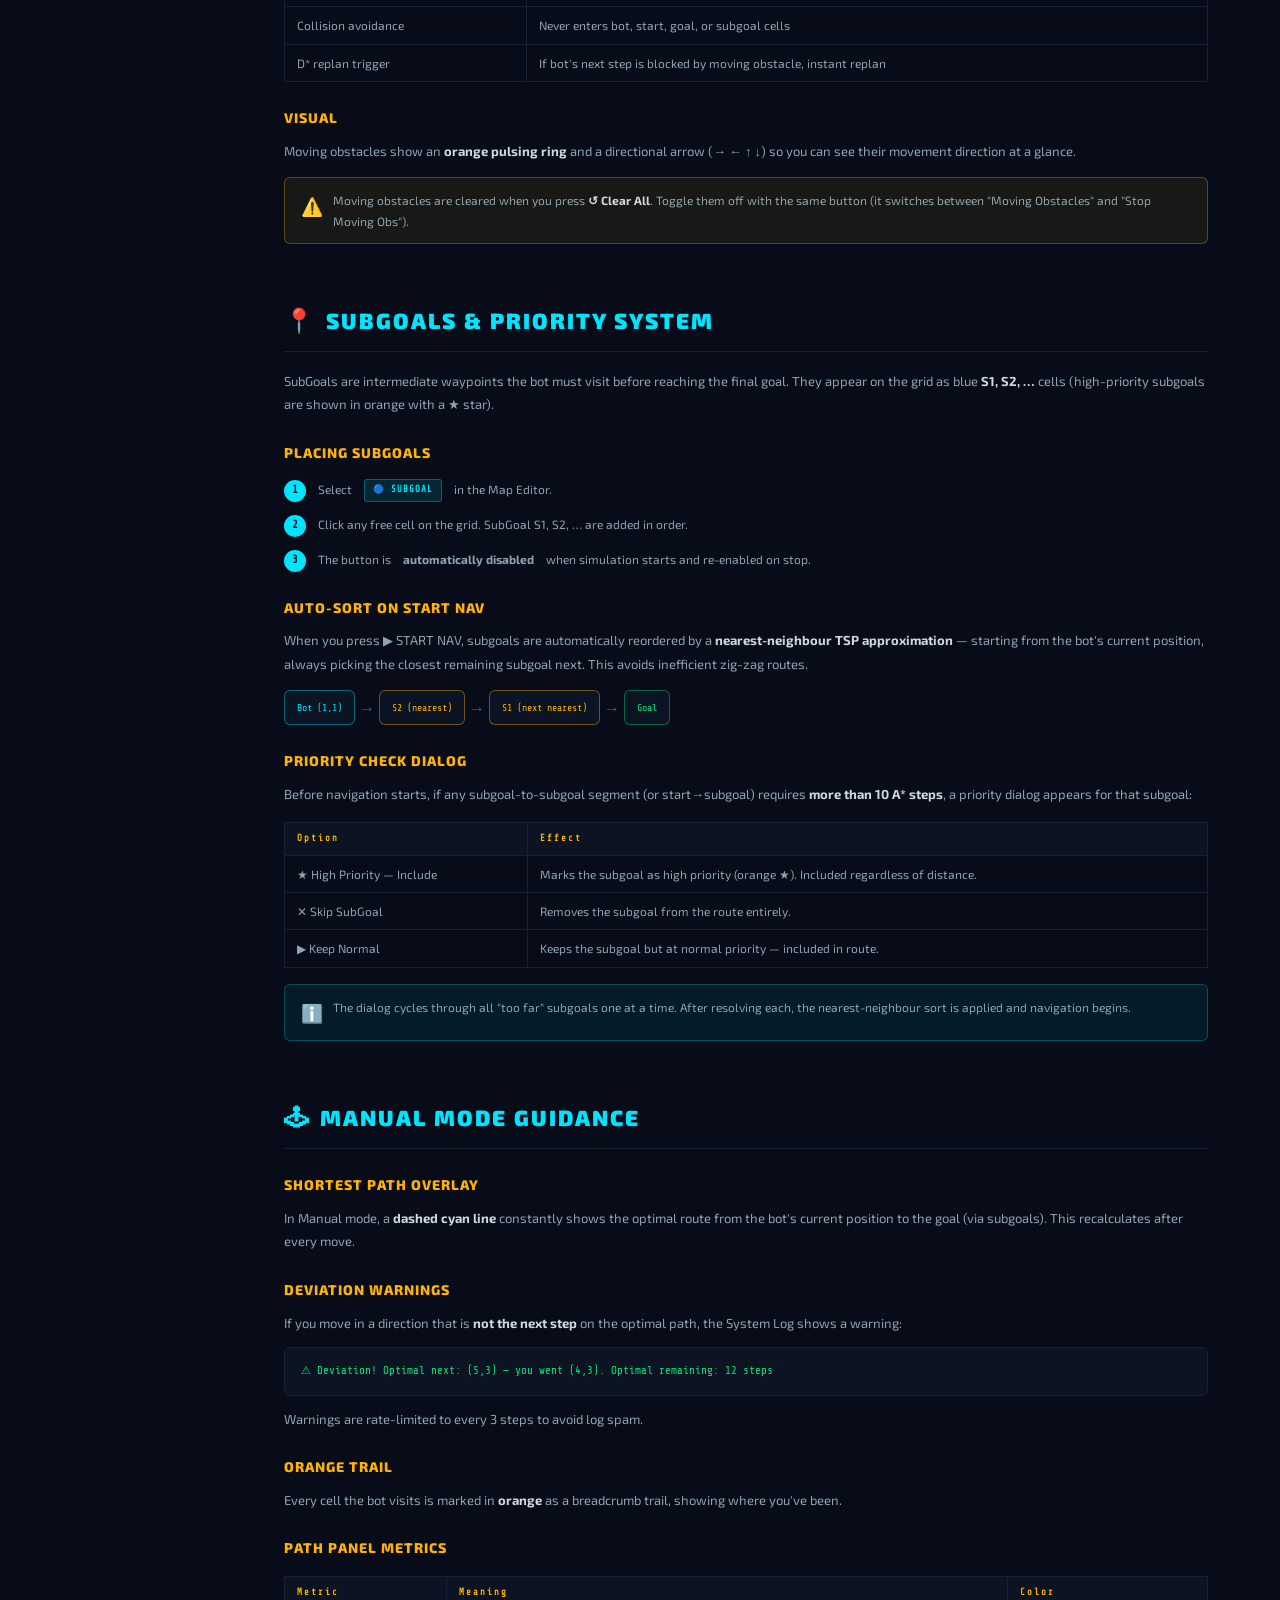
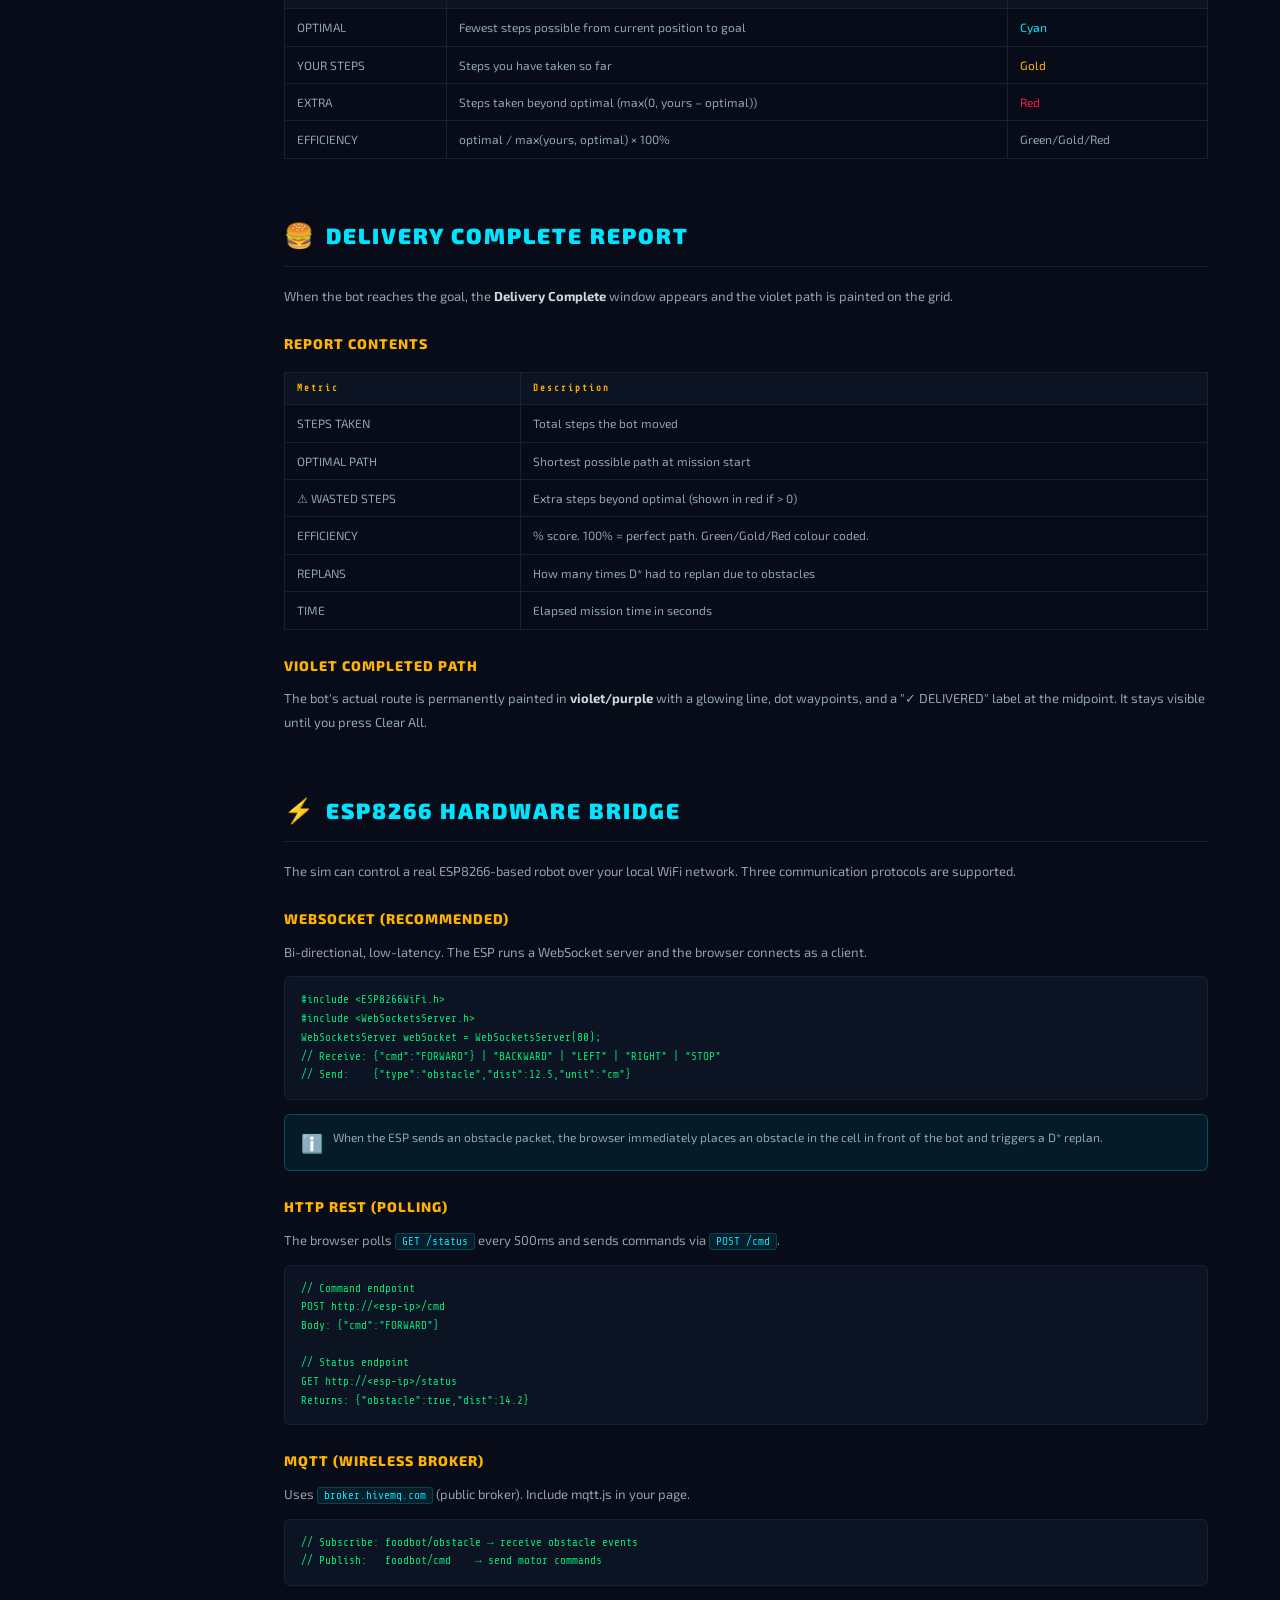
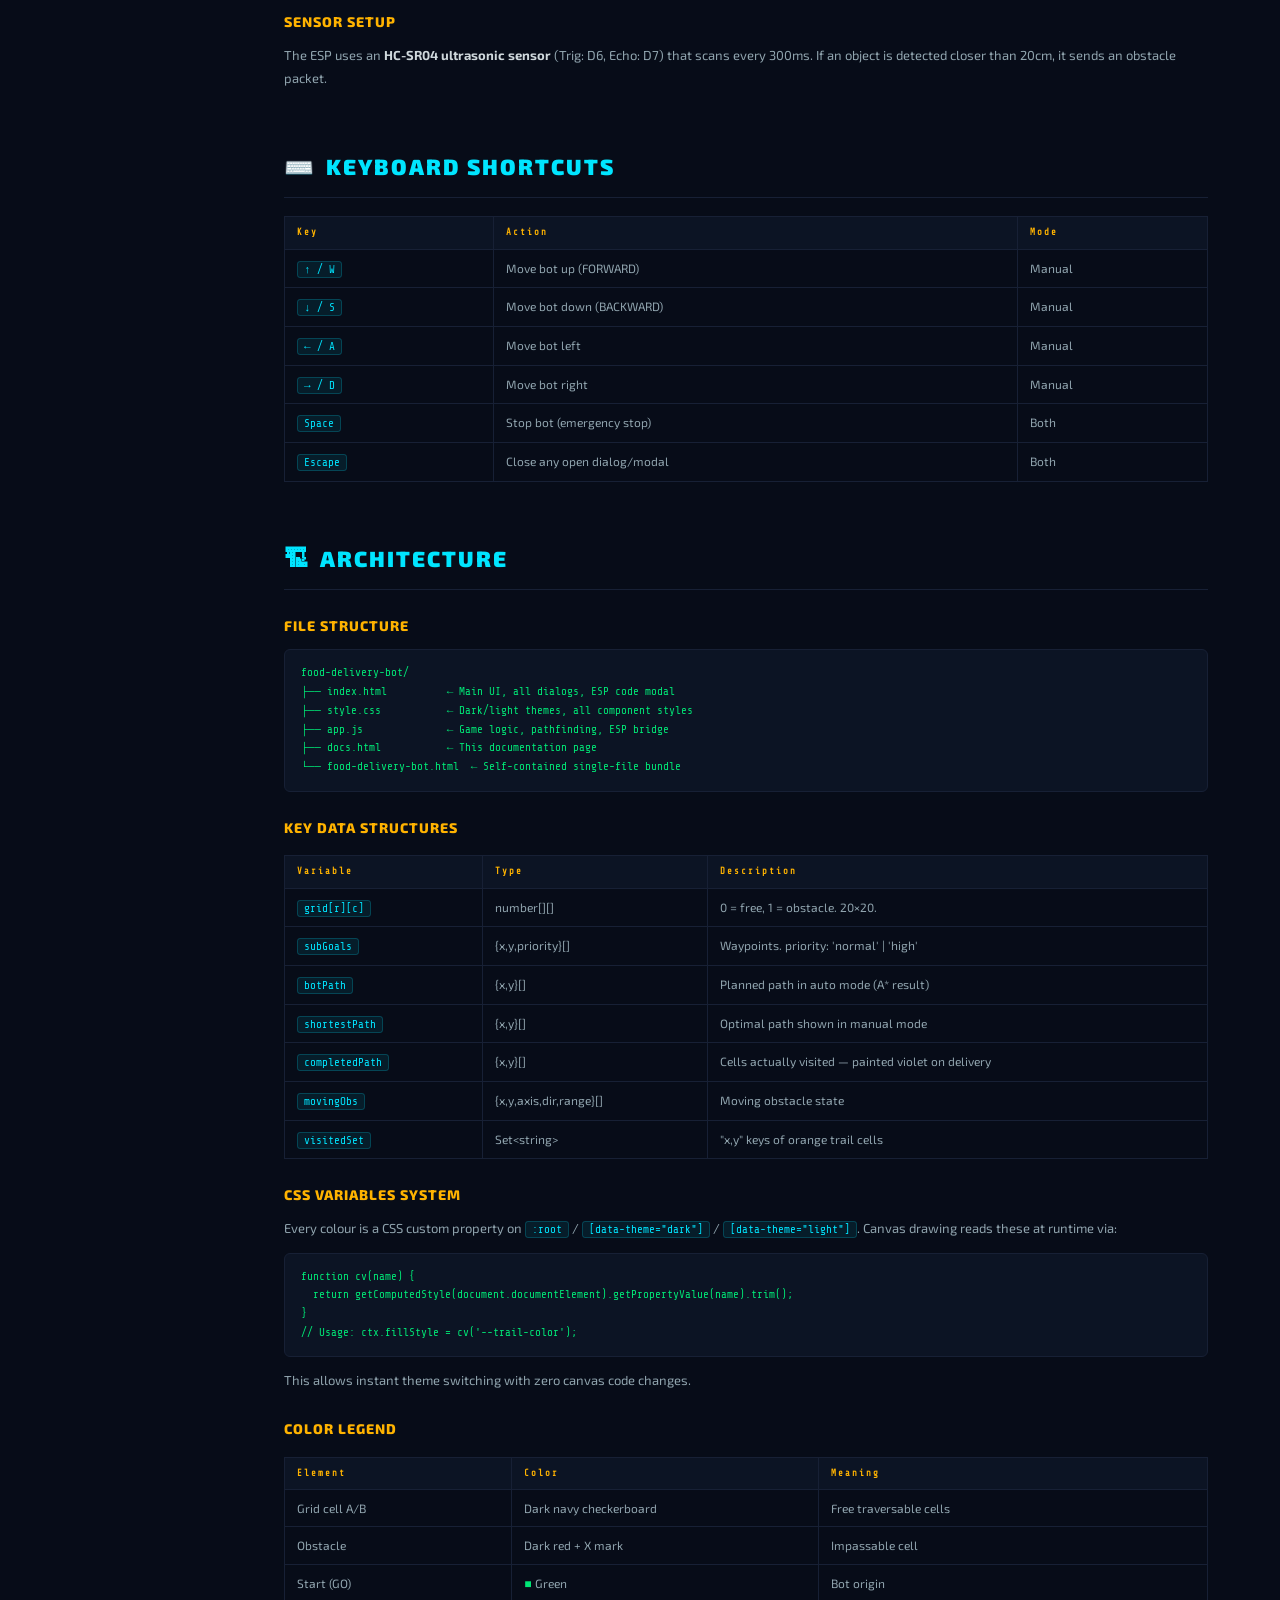
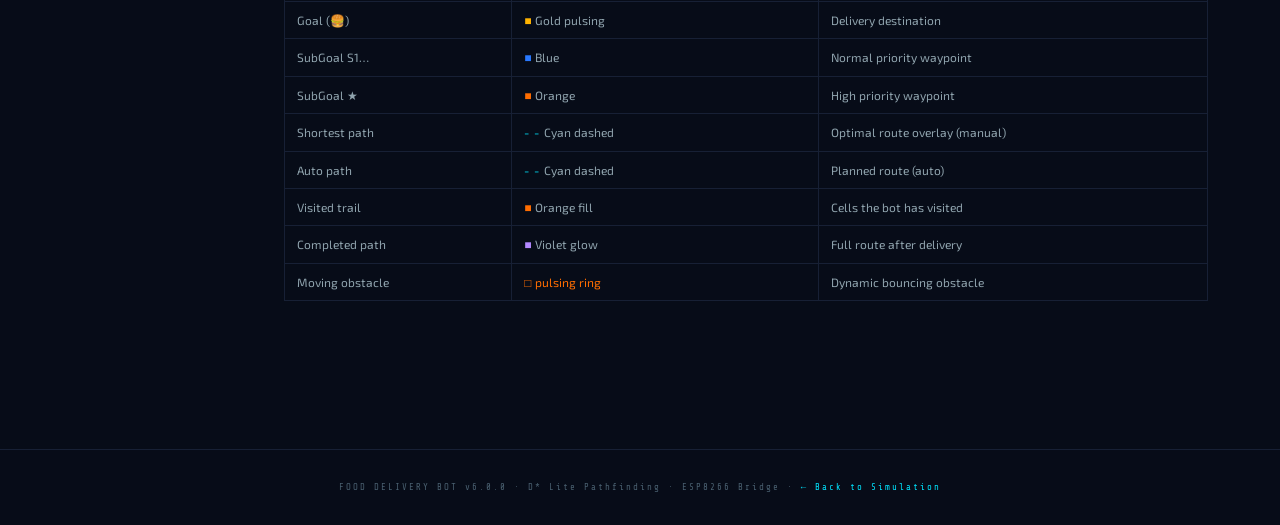
<file: Food Deliver Bot/docs.html>
<!DOCTYPE html>
<html lang="en">
<head>
  <meta charset="UTF-8"/>
  <meta name="viewport" content="width=device-width, initial-scale=1.0"/>
  <title>📖 Food Delivery Bot — Documentation</title>
  <link href="https://fonts.googleapis.com/css2?family=Share+Tech+Mono&family=Exo+2:wght@400;600;800;900&display=swap" rel="stylesheet"/>
  <style>
    :root {
      --bg:     #070c18; --bg2:    #0c1424; --panel:  #0d1628;
      --border: #172035; --cyan:   #00e5ff; --gold:   #ffb300;
      --green:  #00e676; --red:    #ff1744; --violet: #b388ff;
      --orange: #ff6d00; --text:   #cfd8dc; --text2:  #90a4ae;
      --dim:    #4a6070;
    }
    *,*::before,*::after{box-sizing:border-box;margin:0;padding:0;}
    html{scroll-behavior:smooth;}
    body{background:var(--bg);color:var(--text);font-family:'Exo 2',sans-serif;line-height:1.7;overflow-x:hidden;}

    /* SCANLINES */
    body::before{content:'';position:fixed;inset:0;pointer-events:none;z-index:9999;
      background:repeating-linear-gradient(0deg,transparent 0,transparent 2px,rgba(0,229,255,0.008) 2px,rgba(0,229,255,0.008) 4px);}

    /* NAV */
    nav{position:sticky;top:0;z-index:100;background:rgba(7,12,24,0.95);border-bottom:1px solid var(--border);
      backdrop-filter:blur(8px);padding:10px 24px;display:flex;align-items:center;gap:16px;flex-wrap:wrap;}
    .nav-brand{font-family:'Share Tech Mono',monospace;font-size:11px;color:var(--cyan);letter-spacing:3px;font-weight:700;white-space:nowrap;}
    .nav-links{display:flex;gap:8px;flex-wrap:wrap;}
    .nav-link{font-family:'Share Tech Mono',monospace;font-size:9.5px;color:var(--dim);padding:4px 10px;
      border-radius:12px;border:1px solid transparent;text-decoration:none;letter-spacing:1px;transition:all 0.15s;}
    .nav-link:hover{color:var(--cyan);border-color:rgba(0,229,255,0.3);}
    .nav-back{margin-left:auto;font-family:'Share Tech Mono',monospace;font-size:9.5px;color:var(--gold);
      padding:4px 12px;border-radius:12px;border:1px solid rgba(255,179,0,0.35);text-decoration:none;transition:all 0.15s;}
    .nav-back:hover{background:rgba(255,179,0,0.1);}

    /* HERO */
    .hero{text-align:center;padding:60px 24px 40px;position:relative;overflow:hidden;}
    .hero::after{content:'';position:absolute;bottom:0;left:50%;transform:translateX(-50%);
      width:60%;height:1px;background:linear-gradient(90deg,transparent,var(--cyan),transparent);}
    .hero-badge{display:inline-block;background:rgba(0,229,255,0.08);border:1px solid rgba(0,229,255,0.3);
      border-radius:4px;padding:4px 18px;font-family:'Share Tech Mono',monospace;font-size:10px;
      color:var(--cyan);letter-spacing:3px;margin-bottom:20px;}
    .hero h1{font-size:clamp(24px,5vw,52px);font-weight:900;letter-spacing:2px;text-transform:uppercase;
      color:var(--text);text-shadow:0 0 30px rgba(0,229,255,0.3);}
    .hero h1 span{color:var(--gold);text-shadow:0 0 20px rgba(255,179,0,0.5);}
    .hero-sub{font-family:'Share Tech Mono',monospace;font-size:11px;color:var(--dim);margin-top:10px;letter-spacing:2px;}
    .hero-version{display:inline-block;background:rgba(179,136,255,0.1);border:1px solid rgba(179,136,255,0.3);
      border-radius:3px;padding:2px 10px;font-family:'Share Tech Mono',monospace;font-size:9px;
      color:var(--violet);letter-spacing:2px;margin-top:12px;}

    /* LAYOUT */
    .doc-layout{display:grid;grid-template-columns:220px 1fr;gap:0;max-width:1200px;margin:0 auto;padding:0 0 60px;}
    @media(max-width:800px){.doc-layout{grid-template-columns:1fr;}.sidebar{display:none;}}

    /* SIDEBAR */
    .sidebar{padding:32px 0 32px 20px;position:sticky;top:52px;height:calc(100vh - 52px);overflow-y:auto;}
    .sidebar::-webkit-scrollbar{width:3px;}.sidebar::-webkit-scrollbar-thumb{background:var(--border);}
    .sb-section{margin-bottom:20px;}
    .sb-title{font-family:'Share Tech Mono',monospace;font-size:9px;color:var(--dim);letter-spacing:3px;
      text-transform:uppercase;padding:6px 0;border-bottom:1px solid var(--border);margin-bottom:8px;}
    .sb-link{display:block;font-family:'Share Tech Mono',monospace;font-size:10px;color:var(--text2);
      padding:4px 8px;border-radius:4px;text-decoration:none;letter-spacing:1px;transition:all 0.12s;}
    .sb-link:hover{color:var(--cyan);background:rgba(0,229,255,0.06);}

    /* CONTENT */
    .doc-content{padding:32px 32px 32px 24px;}
    .doc-section{margin-bottom:56px;scroll-margin-top:70px;}
    .doc-section h2{font-size:22px;font-weight:900;letter-spacing:2px;color:var(--cyan);
      text-transform:uppercase;margin-bottom:18px;padding-bottom:10px;
      border-bottom:1px solid var(--border);display:flex;align-items:center;gap:10px;}
    .doc-section h2 .sec-icon{font-size:24px;}
    .doc-section h3{font-size:14px;font-weight:800;color:var(--gold);margin:24px 0 10px;letter-spacing:1px;text-transform:uppercase;}
    .doc-section p{font-size:13px;color:var(--text2);margin-bottom:12px;line-height:1.8;}
    .doc-section p b{color:var(--text);}

    /* CARDS */
    .card-grid{display:grid;grid-template-columns:repeat(auto-fill,minmax(220px,1fr));gap:12px;margin:16px 0;}
    .feature-card{background:var(--bg2);border:1px solid var(--border);border-radius:8px;padding:14px 16px;transition:border-color 0.2s;}
    .feature-card:hover{border-color:rgba(0,229,255,0.3);}
    .fc-icon{font-size:26px;margin-bottom:8px;display:block;}
    .fc-title{font-family:'Exo 2',sans-serif;font-weight:800;font-size:12px;color:var(--cyan);letter-spacing:1px;text-transform:uppercase;margin-bottom:6px;}
    .fc-body{font-size:11px;color:var(--text2);line-height:1.65;}

    /* TABLE */
    .doc-table{width:100%;border-collapse:collapse;margin:16px 0;font-size:12px;}
    .doc-table th{background:var(--bg2);border:1px solid var(--border);padding:8px 12px;
      font-family:'Share Tech Mono',monospace;font-size:9px;color:var(--gold);letter-spacing:2px;text-align:left;}
    .doc-table td{border:1px solid var(--border);padding:8px 12px;color:var(--text2);vertical-align:top;}
    .doc-table tr:hover td{background:rgba(0,229,255,0.03);}

    /* CODE */
    .code-block{background:var(--bg2);border:1px solid var(--border);border-radius:6px;
      padding:14px 16px;font-family:'Share Tech Mono',monospace;font-size:11px;color:var(--green);
      line-height:1.7;overflow-x:auto;margin:12px 0;white-space:pre;}
    .code-inline{background:rgba(0,229,255,0.08);border:1px solid rgba(0,229,255,0.2);
      border-radius:3px;padding:1px 6px;font-family:'Share Tech Mono',monospace;font-size:11px;color:var(--cyan);}

    /* CALLOUT */
    .callout{border-radius:6px;padding:12px 16px;margin:14px 0;font-size:12px;line-height:1.7;display:flex;gap:10px;}
    .callout-info  {background:rgba(0,229,255,0.07); border:1px solid rgba(0,229,255,0.25); color:var(--text2);}
    .callout-warn  {background:rgba(255,179,0,0.07); border:1px solid rgba(255,179,0,0.3);  color:var(--text2);}
    .callout-danger{background:rgba(255,23,68,0.07);  border:1px solid rgba(255,23,68,0.25); color:var(--text2);}
    .callout-icon  {font-size:18px;flex-shrink:0;margin-top:1px;}
    .callout b{color:var(--text);}

    /* STEPS */
    .steps{counter-reset:step;list-style:none;margin:14px 0;}
    .steps li{counter-increment:step;display:flex;gap:12px;margin-bottom:12px;font-size:12px;color:var(--text2);}
    .steps li::before{content:counter(step);font-family:'Share Tech Mono',monospace;font-size:11px;
      color:var(--bg);background:var(--cyan);border-radius:50%;width:22px;height:22px;
      display:flex;align-items:center;justify-content:center;flex-shrink:0;font-weight:700;margin-top:1px;}

    /* BADGE */
    .badge{display:inline-block;padding:2px 8px;border-radius:3px;font-family:'Share Tech Mono',monospace;
      font-size:9px;letter-spacing:1px;font-weight:700;text-transform:uppercase;}
    .badge-cyan  {background:rgba(0,229,255,0.12); color:var(--cyan);  border:1px solid rgba(0,229,255,0.3);}
    .badge-gold  {background:rgba(255,179,0,0.12); color:var(--gold);  border:1px solid rgba(255,179,0,0.3);}
    .badge-green {background:rgba(0,230,118,0.12); color:var(--green); border:1px solid rgba(0,230,118,0.3);}
    .badge-red   {background:rgba(255,23,68,0.12);  color:var(--red);   border:1px solid rgba(255,23,68,0.3);}
    .badge-violet{background:rgba(179,136,255,0.12);color:var(--violet);border:1px solid rgba(179,136,255,0.3);}
    .badge-orange{background:rgba(255,109,0,0.12); color:var(--orange);border:1px solid rgba(255,109,0,0.3);}

    /* FLOW DIAGRAM */
    .flow{display:flex;align-items:center;flex-wrap:wrap;gap:4px;margin:14px 0;}
    .flow-box{background:var(--bg2);border:1px solid var(--border);border-radius:6px;
      padding:8px 12px;font-family:'Share Tech Mono',monospace;font-size:10px;color:var(--text2);}
    .flow-box.cyan  {border-color:rgba(0,229,255,0.4);color:var(--cyan);}
    .flow-box.gold  {border-color:rgba(255,179,0,0.4);color:var(--gold);}
    .flow-box.green {border-color:rgba(0,230,118,0.4);color:var(--green);}
    .flow-box.red   {border-color:rgba(255,23,68,0.4);color:var(--red);}
    .flow-box.violet{border-color:rgba(179,136,255,0.4);color:var(--violet);}
    .flow-arrow{color:var(--dim);font-size:16px;}

    /* FOOTER */
    footer{text-align:center;padding:30px 20px;border-top:1px solid var(--border);
      font-family:'Share Tech Mono',monospace;font-size:9px;color:var(--dim);letter-spacing:2px;}
    footer a{color:var(--cyan);text-decoration:none;}
  </style>
</head>
<body>

<!-- ══ NAV ══ -->
<nav>
  <div class="nav-brand">🍔 FOOD DELIVERY BOT</div>
  <div class="nav-links">
    <a href="#overview"   class="nav-link">Overview</a>
    <a href="#features"   class="nav-link">Features</a>
    <a href="#pathfinding"class="nav-link">Pathfinding</a>
    <a href="#controls"   class="nav-link">Controls</a>
    <a href="#moving-obs" class="nav-link">Moving Obs</a>
    <a href="#subgoals"   class="nav-link">SubGoals</a>
    <a href="#manual"     class="nav-link">Manual Mode</a>
    <a href="#esp"        class="nav-link">ESP8266</a>
    <a href="#keyboard"   class="nav-link">Keyboard</a>
    <a href="#arch"       class="nav-link">Architecture</a>
  </div>
  <a href="index.html" class="nav-back">← Back to Sim</a>
</nav>

<!-- ══ HERO ══ -->
<div class="hero">
  <div class="hero-badge">📖 PROJECT DOCUMENTATION</div>
  <h1>Food Delivery <span>Bot</span><br>Live Simulation</h1>
  <div class="hero-sub">D* LITE PATHFINDING · ESP8266 BRIDGE · REAL-TIME OBSTACLE DETECTION</div>
  <div class="hero-version">v6.0.0 · Web + Hardware</div>
</div>

<!-- ══ DOC LAYOUT ══ -->
<div class="doc-layout">

  <!-- SIDEBAR -->
  <aside class="sidebar">
    <div class="sb-section">
      <div class="sb-title">Getting Started</div>
      <a href="#overview"   class="sb-link">📋 Overview</a>
      <a href="#features"   class="sb-link">✨ Features</a>
      <a href="#quickstart" class="sb-link">🚀 Quick Start</a>
    </div>
    <div class="sb-section">
      <div class="sb-title">Core System</div>
      <a href="#pathfinding" class="sb-link">🧠 D* Lite Algorithm</a>
      <a href="#grid"        class="sb-link">🗺 Grid & Editor</a>
      <a href="#controls"    class="sb-link">🎮 Drive Modes</a>
    </div>
    <div class="sb-section">
      <div class="sb-title">Features</div>
      <a href="#moving-obs"  class="sb-link">🔄 Moving Obstacles</a>
      <a href="#subgoals"    class="sb-link">📍 SubGoals & Priority</a>
      <a href="#manual"      class="sb-link">🕹 Manual Mode Guidance</a>
      <a href="#delivery"    class="sb-link">🍔 Delivery Report</a>
    </div>
    <div class="sb-section">
      <div class="sb-title">Hardware</div>
      <a href="#esp"    class="sb-link">⚡ ESP8266 Bridge</a>
      <a href="#ws"     class="sb-link">🔌 WebSocket</a>
      <a href="#http"   class="sb-link">🌐 HTTP REST</a>
      <a href="#mqtt"   class="sb-link">📡 MQTT</a>
    </div>
    <div class="sb-section">
      <div class="sb-title">Reference</div>
      <a href="#keyboard" class="sb-link">⌨️ Keyboard Shortcuts</a>
      <a href="#arch"     class="sb-link">🏗 Architecture</a>
      <a href="#colors"   class="sb-link">🎨 Color Legend</a>
    </div>
  </aside>

  <!-- CONTENT -->
  <main class="doc-content">

    <!-- ── OVERVIEW ── -->
    <section class="doc-section" id="overview">
      <h2><span class="sec-icon">📋</span> Project Overview</h2>
      <p>
        <b>Food Delivery Bot</b> is a real-time autonomous navigation simulator built entirely in the browser. It simulates a delivery robot navigating a 20×20 grid from a start position to a burger goal (🍔), avoiding obstacles and collecting sub-goals along the way.
      </p>
      <p>
        The simulation uses the <b>D* Lite</b> incremental pathfinding algorithm, which replans routes on-the-fly when new obstacles appear — without restarting from scratch. The project also includes a full <b>ESP8266 hardware bridge</b> that lets you control a real physical robot using WebSocket, HTTP, or MQTT.
      </p>
      <div class="callout callout-info">
        <span class="callout-icon">ℹ️</span>
        <div>This project runs entirely in a single HTML+CSS+JS file. No build system or server required. Open <code class="code-inline">index.html</code> in any modern browser.</div>
      </div>

      <div class="card-grid">
        <div class="feature-card">
          <span class="fc-icon">🧠</span>
          <div class="fc-title">D* Lite Pathfinding</div>
          <div class="fc-body">Incremental A* replanner — only updates what changed, not the full grid.</div>
        </div>
        <div class="feature-card">
          <span class="fc-icon">🔄</span>
          <div class="fc-title">Moving Obstacles</div>
          <div class="fc-body">Dynamic obstacles bounce between walls triggering live replanning.</div>
        </div>
        <div class="feature-card">
          <span class="fc-icon">📍</span>
          <div class="fc-title">Smart SubGoals</div>
          <div class="fc-body">Auto-sorted by nearest-neighbour. Far subgoals trigger priority check.</div>
        </div>
        <div class="feature-card">
          <span class="fc-icon">⚡</span>
          <div class="fc-title">ESP8266 Bridge</div>
          <div class="fc-body">WebSocket, HTTP REST, and MQTT support for real robot control.</div>
        </div>
        <div class="feature-card">
          <span class="fc-icon">🕹</span>
          <div class="fc-title">Manual Guidance</div>
          <div class="fc-body">Deviation warnings, efficiency tracking, and visual shortest-path overlay.</div>
        </div>
        <div class="feature-card">
          <span class="fc-icon">🎨</span>
          <div class="fc-title">Dual Theme</div>
          <div class="fc-body">Dark (cyan/gold) and light pink theme. All canvas colors switch live.</div>
        </div>
      </div>
    </section>

    <!-- ── FEATURES ── -->
    <section class="doc-section" id="features">
      <h2><span class="sec-icon">✨</span> Feature List</h2>

      <h3>v6.0.0 — New Features</h3>
      <table class="doc-table">
        <tr><th>Feature</th><th>Description</th><th>Status</th></tr>
        <tr><td>🔄 Moving Obstacles</td><td>Obstacles that bounce left↔right or top↔bottom, triggering live D* replanning</td><td><span class="badge badge-green">New</span></td></tr>
        <tr><td>⚠ Manual Deviation Warning</td><td>System log warns when you stray from the shortest path, with step count diff</td><td><span class="badge badge-green">New</span></td></tr>
        <tr><td>📊 Wasted Steps Report</td><td>Mission complete dialog shows extra steps taken vs. optimal path</td><td><span class="badge badge-green">New</span></td></tr>
        <tr><td>🔒 SubGoal Lock</td><td>SubGoal button disabled during simulation, re-enabled on stop/complete</td><td><span class="badge badge-green">New</span></td></tr>
        <tr><td>🔀 SubGoal Auto-Sort</td><td>On Start Nav, subgoals reordered by nearest-neighbour for efficiency</td><td><span class="badge badge-green">New</span></td></tr>
        <tr><td>📍 Priority Check Dialog</td><td>If a subgoal segment > 10 cells, ask user: High Priority / Skip / Keep Normal</td><td><span class="badge badge-green">New</span></td></tr>
        <tr><td>📖 Documentation</td><td>This page — full project reference opened from the Docs button in header</td><td><span class="badge badge-green">New</span></td></tr>
      </table>

      <h3>Previous Features</h3>
      <table class="doc-table">
        <tr><th>Feature</th><th>Version</th></tr>
        <tr><td>⛔ Error window (no space to travel)</td><td><span class="badge badge-cyan">v5</span></td></tr>
        <tr><td>↔ Drive Mode parallel to grid canvas</td><td><span class="badge badge-cyan">v5</span></td></tr>
        <tr><td>▓ Violet completed path after delivery</td><td><span class="badge badge-cyan">v5</span></td></tr>
        <tr><td>🎲 Random obstacles with path guarantee</td><td><span class="badge badge-cyan">v4</span></td></tr>
        <tr><td>☀️/🌙 Light/Dark theme toggle</td><td><span class="badge badge-cyan">v4</span></td></tr>
        <tr><td>📍 Manual shortest-path guide panel</td><td><span class="badge badge-cyan">v4</span></td></tr>
        <tr><td>D* Lite pathfinding</td><td><span class="badge badge-violet">v1</span></td></tr>
        <tr><td>ESP8266 WebSocket/HTTP/MQTT</td><td><span class="badge badge-violet">v1</span></td></tr>
      </table>
    </section>

    <!-- ── QUICK START ── -->
    <section class="doc-section" id="quickstart">
      <h2><span class="sec-icon">🚀</span> Quick Start</h2>
      <ol class="steps">
        <li>Open <code class="code-inline">index.html</code> in your browser (Chrome/Firefox/Edge).</li>
        <li>The grid initialises with bot at (1,1) and goal 🍔 at (18,18).</li>
        <li>Use <b>Map Editor</b> buttons to place obstacles, subgoals, or change start/goal.</li>
        <li>Select <b>Manual</b> or <b>Auto</b> mode in the Drive Mode panel.</li>
        <li>In Manual: use the D-pad or keyboard arrow keys to move the bot.</li>
        <li>In Auto: press <b>▶ START NAV</b> to begin autonomous navigation.</li>
        <li>When the bot reaches 🍔 the delivery complete window appears and the violet path is painted.</li>
      </ol>

      <div class="callout callout-warn">
        <span class="callout-icon">⚠️</span>
        <div><b>SubGoal tip:</b> Add subgoals before starting navigation. The SubGoal button is automatically <b>disabled</b> while the simulation runs and re-enabled on stop or mission complete.</div>
      </div>
    </section>

    <!-- ── PATHFINDING ── -->
    <section class="doc-section" id="pathfinding">
      <h2><span class="sec-icon">🧠</span> D* Lite Pathfinding</h2>
      <p>
        D* Lite (Dynamic A* Lite) is an incremental heuristic search algorithm designed for real-time replanning. Unlike plain A*, it only updates the portion of the search graph that changed when a new obstacle is detected — making it extremely efficient for dynamic environments.
      </p>

      <h3>How This Implementation Works</h3>
      <p>
        The sim uses an <b>A* replanner</b> that runs a full A* search from the current bot position through all subgoals to the goal. This is triggered on every:
      </p>
      <ul style="margin:8px 0 12px 20px;font-size:12px;color:var(--text2);">
        <li style="margin-bottom:5px">New obstacle placed on grid</li>
        <li style="margin-bottom:5px">Moving obstacle that shifts into a new cell</li>
        <li style="margin-bottom:5px">ESP8266 sensor packet received (obstacle in front of bot)</li>
        <li style="margin-bottom:5px">Mode switch from Manual → Auto</li>
        <li>SubGoal collected (replans remaining route)</li>
      </ul>

      <h3>Path Computation Flow</h3>
      <div class="flow">
        <div class="flow-box cyan">Bot Position</div>
        <span class="flow-arrow">→</span>
        <div class="flow-box gold">SubGoal S1</div>
        <span class="flow-arrow">→</span>
        <div class="flow-box gold">SubGoal S2</div>
        <span class="flow-arrow">→</span>
        <div class="flow-box gold">… Sn</div>
        <span class="flow-arrow">→</span>
        <div class="flow-box green">🍔 Goal</div>
      </div>
      <p>Each segment is computed with A* independently, then stitched together into one full path.</p>

      <h3>Heuristic</h3>
      <p>Manhattan distance: <code class="code-inline">|Δx| + |Δy|</code> — appropriate for 4-directional grid movement.</p>

      <h3>Complexity</h3>
      <table class="doc-table">
        <tr><th>Property</th><th>Value</th></tr>
        <tr><td>Grid size</td><td>20 × 20 = 400 cells</td></tr>
        <tr><td>Directions</td><td>4 (up, down, left, right)</td></tr>
        <tr><td>Time per replan</td><td>O(N log N) — typically &lt;1ms on modern CPU</td></tr>
        <tr><td>Space</td><td>O(N) open+closed sets</td></tr>
      </table>
    </section>

    <!-- ── GRID ── -->
    <section class="doc-section" id="grid">
      <h2><span class="sec-icon">🗺</span> Grid & Map Editor</h2>
      <p>The grid is a 20×20 array. Border cells (row 0, row 19, col 0, col 19) are always obstacles (walls). Interior cells can be free (0) or obstacle (1).</p>

      <h3>Editor Tools</h3>
      <table class="doc-table">
        <tr><th>Button</th><th>Action</th><th>Restriction</th></tr>
        <tr><td><span class="badge badge-green">🟢 Start</span></td><td>Move bot start position</td><td>Cannot place on obstacle</td></tr>
        <tr><td><span class="badge badge-gold">🟡 Goal</span></td><td>Move delivery goal 🍔</td><td>Cannot place on obstacle</td></tr>
        <tr><td><span class="badge badge-cyan">🔵 SubGoal</span></td><td>Add a waypoint the bot must visit</td><td>Disabled during simulation</td></tr>
        <tr><td><span class="badge badge-red">🔴 Obstacle</span></td><td>Place a static obstacle</td><td>Cannot block bot/start/goal</td></tr>
        <tr><td><span class="badge">✕ Erase</span></td><td>Remove obstacle or subgoal</td><td>Cannot erase border cells</td></tr>
        <tr><td><span class="badge badge-orange">🎲 Random</span></td><td>Place 30 random obstacles (path guaranteed)</td><td>Never blocks critical cells</td></tr>
        <tr><td><span class="badge badge-orange">🔄 Moving</span></td><td>Toggle 5 bouncing moving obstacles</td><td>Cleared on Clear All</td></tr>
        <tr><td><span class="badge badge-cyan">↺ Clear All</span></td><td>Full reset of map and bot</td><td>—</td></tr>
      </table>
    </section>

    <!-- ── CONTROLS ── -->
    <section class="doc-section" id="controls">
      <h2><span class="sec-icon">🎮</span> Drive Modes</h2>
      <p>The Drive Mode panel sits <b>parallel to the grid</b> on the left side, always visible. Toggle between Manual and Auto without scrolling.</p>

      <h3>Manual Mode</h3>
      <p>Control the bot with the D-pad or keyboard. The dashed cyan line shows the <b>optimal shortest path</b> to the goal. The path panel shows:</p>
      <ul style="margin:8px 0 12px 20px;font-size:12px;color:var(--text2);">
        <li><b style="color:var(--cyan)">OPTIMAL</b> — Shortest possible steps remaining</li>
        <li><b style="color:var(--gold)">YOUR STEPS</b> — Steps you have taken</li>
        <li><b style="color:var(--red)">EXTRA</b> — How many steps you wasted</li>
        <li><b style="color:var(--green)">EFFICIENCY</b> — % score (100% = perfect)</li>
      </ul>

      <h3>Auto Mode</h3>
      <p>The bot autonomously follows the D*-computed path. Press <b>▶ START NAV</b> to begin. Before running, the simulation will:</p>
      <ol class="steps" style="margin-left:0;">
        <li>Check all subgoal segment distances — any &gt; 10 cells triggers priority dialog.</li>
        <li>Sort remaining subgoals using nearest-neighbour algorithm.</li>
        <li>Compute full path and start traversal.</li>
      </ol>

      <h3>Speed Control</h3>
      <p>The speed slider sets traversal rate from <b>1 cell/sec</b> to <b>10 cells/sec</b>. Can be adjusted while running.</p>
    </section>

    <!-- ── MOVING OBSTACLES ── -->
    <section class="doc-section" id="moving-obs">
      <h2><span class="sec-icon">🔄</span> Moving Obstacles</h2>
      <p>
        Click <b>🔄 Moving Obstacles</b> in the Map Editor to place 5 dynamic obstacles. Each one is randomly assigned either <b>horizontal</b> (left ↔ right) or <b>vertical</b> (top ↔ bottom) movement within a bounded lane.
      </p>

      <h3>Behaviour</h3>
      <table class="doc-table">
        <tr><th>Property</th><th>Value</th></tr>
        <tr><td>Step interval</td><td>Every 600ms</td></tr>
        <tr><td>Movement axes</td><td>Horizontal (H) or Vertical (V) — random per obstacle</td></tr>
        <tr><td>Bounce</td><td>Reverses direction at lane boundaries or blocked cells</td></tr>
        <tr><td>Collision avoidance</td><td>Never enters bot, start, goal, or subgoal cells</td></tr>
        <tr><td>D* replan trigger</td><td>If bot's next step is blocked by moving obstacle, instant replan</td></tr>
      </table>

      <h3>Visual</h3>
      <p>Moving obstacles show an <b>orange pulsing ring</b> and a directional arrow (→ ← ↑ ↓) so you can see their movement direction at a glance.</p>

      <div class="callout callout-warn">
        <span class="callout-icon">⚠️</span>
        <div>Moving obstacles are cleared when you press <b>↺ Clear All</b>. Toggle them off with the same button (it switches between "Moving Obstacles" and "Stop Moving Obs").</div>
      </div>
    </section>

    <!-- ── SUBGOALS ── -->
    <section class="doc-section" id="subgoals">
      <h2><span class="sec-icon">📍</span> SubGoals & Priority System</h2>
      <p>SubGoals are intermediate waypoints the bot must visit before reaching the final goal. They appear on the grid as blue <b>S1, S2, …</b> cells (high-priority subgoals are shown in orange with a ★ star).</p>

      <h3>Placing SubGoals</h3>
      <ol class="steps">
        <li>Select <span class="badge badge-cyan">🔵 SubGoal</span> in the Map Editor.</li>
        <li>Click any free cell on the grid. SubGoal S1, S2, … are added in order.</li>
        <li>The button is <b>automatically disabled</b> when simulation starts and re-enabled on stop.</li>
      </ol>

      <h3>Auto-Sort on Start Nav</h3>
      <p>When you press ▶ START NAV, subgoals are automatically reordered by a <b>nearest-neighbour TSP approximation</b> — starting from the bot's current position, always picking the closest remaining subgoal next. This avoids inefficient zig-zag routes.</p>

      <div class="flow">
        <div class="flow-box cyan">Bot (1,1)</div>
        <span class="flow-arrow">→</span>
        <div class="flow-box gold">S2 (nearest)</div>
        <span class="flow-arrow">→</span>
        <div class="flow-box gold">S1 (next nearest)</div>
        <span class="flow-arrow">→</span>
        <div class="flow-box green">Goal</div>
      </div>

      <h3>Priority Check Dialog</h3>
      <p>Before navigation starts, if any subgoal-to-subgoal segment (or start→subgoal) requires <b>more than 10 A* steps</b>, a priority dialog appears for that subgoal:</p>

      <table class="doc-table">
        <tr><th>Option</th><th>Effect</th></tr>
        <tr><td>★ High Priority — Include</td><td>Marks the subgoal as high priority (orange ★). Included regardless of distance.</td></tr>
        <tr><td>✕ Skip SubGoal</td><td>Removes the subgoal from the route entirely.</td></tr>
        <tr><td>▶ Keep Normal</td><td>Keeps the subgoal but at normal priority — included in route.</td></tr>
      </table>

      <div class="callout callout-info">
        <span class="callout-icon">ℹ️</span>
        <div>The dialog cycles through all "too far" subgoals one at a time. After resolving each, the nearest-neighbour sort is applied and navigation begins.</div>
      </div>
    </section>

    <!-- ── MANUAL MODE ── -->
    <section class="doc-section" id="manual">
      <h2><span class="sec-icon">🕹</span> Manual Mode Guidance</h2>

      <h3>Shortest Path Overlay</h3>
      <p>In Manual mode, a <b>dashed cyan line</b> constantly shows the optimal route from the bot's current position to the goal (via subgoals). This recalculates after every move.</p>

      <h3>Deviation Warnings</h3>
      <p>If you move in a direction that is <b>not the next step</b> on the optimal path, the System Log shows a warning:</p>
      <div class="code-block">⚠ Deviation! Optimal next: (5,3) — you went (4,3). Optimal remaining: 12 steps</div>
      <p>Warnings are rate-limited to every 3 steps to avoid log spam.</p>

      <h3>Orange Trail</h3>
      <p>Every cell the bot visits is marked in <b>orange</b> as a breadcrumb trail, showing where you've been.</p>

      <h3>Path Panel Metrics</h3>
      <table class="doc-table">
        <tr><th>Metric</th><th>Meaning</th><th>Color</th></tr>
        <tr><td>OPTIMAL</td><td>Fewest steps possible from current position to goal</td><td><span style="color:var(--cyan)">Cyan</span></td></tr>
        <tr><td>YOUR STEPS</td><td>Steps you have taken so far</td><td><span style="color:var(--gold)">Gold</span></td></tr>
        <tr><td>EXTRA</td><td>Steps taken beyond optimal (max(0, yours – optimal))</td><td><span style="color:var(--red)">Red</span></td></tr>
        <tr><td>EFFICIENCY</td><td>optimal / max(yours, optimal) × 100%</td><td>Green/Gold/Red</td></tr>
      </table>
    </section>

    <!-- ── DELIVERY ── -->
    <section class="doc-section" id="delivery">
      <h2><span class="sec-icon">🍔</span> Delivery Complete Report</h2>
      <p>When the bot reaches the goal, the <b>Delivery Complete</b> window appears and the violet path is painted on the grid.</p>

      <h3>Report Contents</h3>
      <table class="doc-table">
        <tr><th>Metric</th><th>Description</th></tr>
        <tr><td>STEPS TAKEN</td><td>Total steps the bot moved</td></tr>
        <tr><td>OPTIMAL PATH</td><td>Shortest possible path at mission start</td></tr>
        <tr><td>⚠ WASTED STEPS</td><td>Extra steps beyond optimal (shown in red if &gt; 0)</td></tr>
        <tr><td>EFFICIENCY</td><td>% score. 100% = perfect path. Green/Gold/Red colour coded.</td></tr>
        <tr><td>REPLANS</td><td>How many times D* had to replan due to obstacles</td></tr>
        <tr><td>TIME</td><td>Elapsed mission time in seconds</td></tr>
      </table>

      <h3>Violet Completed Path</h3>
      <p>The bot's actual route is permanently painted in <b>violet/purple</b> with a glowing line, dot waypoints, and a "✓ DELIVERED" label at the midpoint. It stays visible until you press Clear All.</p>
    </section>

    <!-- ── ESP8266 ── -->
    <section class="doc-section" id="esp">
      <h2><span class="sec-icon">⚡</span> ESP8266 Hardware Bridge</h2>
      <p>The sim can control a real ESP8266-based robot over your local WiFi network. Three communication protocols are supported.</p>

      <div id="ws">
        <h3>WebSocket (Recommended)</h3>
        <p>Bi-directional, low-latency. The ESP runs a WebSocket server and the browser connects as a client.</p>
        <div class="code-block">#include &lt;ESP8266WiFi.h&gt;
#include &lt;WebSocketsServer.h&gt;
WebSocketsServer webSocket = WebSocketsServer(80);
// Receive: {"cmd":"FORWARD"} | "BACKWARD" | "LEFT" | "RIGHT" | "STOP"
// Send:    {"type":"obstacle","dist":12.5,"unit":"cm"}</div>

        <div class="callout callout-info">
          <span class="callout-icon">ℹ️</span>
          <div>When the ESP sends an obstacle packet, the browser immediately places an obstacle in the cell in front of the bot and triggers a D* replan.</div>
        </div>
      </div>

      <div id="http">
        <h3>HTTP REST (Polling)</h3>
        <p>The browser polls <code class="code-inline">GET /status</code> every 500ms and sends commands via <code class="code-inline">POST /cmd</code>.</p>
        <div class="code-block">// Command endpoint
POST http://&lt;esp-ip&gt;/cmd
Body: {"cmd":"FORWARD"}

// Status endpoint  
GET http://&lt;esp-ip&gt;/status
Returns: {"obstacle":true,"dist":14.2}</div>
      </div>

      <div id="mqtt">
        <h3>MQTT (Wireless Broker)</h3>
        <p>Uses <code class="code-inline">broker.hivemq.com</code> (public broker). Include mqtt.js in your page.</p>
        <div class="code-block">// Subscribe: foodbot/obstacle → receive obstacle events
// Publish:   foodbot/cmd    → send motor commands</div>
      </div>

      <h3>Sensor Setup</h3>
      <p>The ESP uses an <b>HC-SR04 ultrasonic sensor</b> (Trig: D6, Echo: D7) that scans every 300ms. If an object is detected closer than 20cm, it sends an obstacle packet.</p>
    </section>

    <!-- ── KEYBOARD ── -->
    <section class="doc-section" id="keyboard">
      <h2><span class="sec-icon">⌨️</span> Keyboard Shortcuts</h2>
      <table class="doc-table">
        <tr><th>Key</th><th>Action</th><th>Mode</th></tr>
        <tr><td><code class="code-inline">↑ / W</code></td><td>Move bot up (FORWARD)</td><td>Manual</td></tr>
        <tr><td><code class="code-inline">↓ / S</code></td><td>Move bot down (BACKWARD)</td><td>Manual</td></tr>
        <tr><td><code class="code-inline">← / A</code></td><td>Move bot left</td><td>Manual</td></tr>
        <tr><td><code class="code-inline">→ / D</code></td><td>Move bot right</td><td>Manual</td></tr>
        <tr><td><code class="code-inline">Space</code></td><td>Stop bot (emergency stop)</td><td>Both</td></tr>
        <tr><td><code class="code-inline">Escape</code></td><td>Close any open dialog/modal</td><td>Both</td></tr>
      </table>
    </section>

    <!-- ── ARCHITECTURE ── -->
    <section class="doc-section" id="arch">
      <h2><span class="sec-icon">🏗</span> Architecture</h2>

      <h3>File Structure</h3>
      <div class="code-block">food-delivery-bot/
├── index.html          ← Main UI, all dialogs, ESP code modal
├── style.css           ← Dark/light themes, all component styles
├── app.js              ← Game logic, pathfinding, ESP bridge
├── docs.html           ← This documentation page
└── food-delivery-bot.html  ← Self-contained single-file bundle</div>

      <h3>Key Data Structures</h3>
      <table class="doc-table">
        <tr><th>Variable</th><th>Type</th><th>Description</th></tr>
        <tr><td><code class="code-inline">grid[r][c]</code></td><td>number[][]</td><td>0 = free, 1 = obstacle. 20×20.</td></tr>
        <tr><td><code class="code-inline">subGoals</code></td><td>{x,y,priority}[]</td><td>Waypoints. priority: 'normal' | 'high'</td></tr>
        <tr><td><code class="code-inline">botPath</code></td><td>{x,y}[]</td><td>Planned path in auto mode (A* result)</td></tr>
        <tr><td><code class="code-inline">shortestPath</code></td><td>{x,y}[]</td><td>Optimal path shown in manual mode</td></tr>
        <tr><td><code class="code-inline">completedPath</code></td><td>{x,y}[]</td><td>Cells actually visited — painted violet on delivery</td></tr>
        <tr><td><code class="code-inline">movingObs</code></td><td>{x,y,axis,dir,range}[]</td><td>Moving obstacle state</td></tr>
        <tr><td><code class="code-inline">visitedSet</code></td><td>Set&lt;string&gt;</td><td>"x,y" keys of orange trail cells</td></tr>
      </table>

      <h3>CSS Variables System</h3>
      <p>Every colour is a CSS custom property on <code class="code-inline">:root</code> / <code class="code-inline">[data-theme="dark"]</code> / <code class="code-inline">[data-theme="light"]</code>. Canvas drawing reads these at runtime via:</p>
      <div class="code-block">function cv(name) {
  return getComputedStyle(document.documentElement).getPropertyValue(name).trim();
}
// Usage: ctx.fillStyle = cv('--trail-color');</div>
      <p>This allows instant theme switching with zero canvas code changes.</p>

      <div id="colors">
        <h3>Color Legend</h3>
        <table class="doc-table">
          <tr><th>Element</th><th>Color</th><th>Meaning</th></tr>
          <tr><td>Grid cell A/B</td><td>Dark navy checkerboard</td><td>Free traversable cells</td></tr>
          <tr><td>Obstacle</td><td>Dark red + X mark</td><td>Impassable cell</td></tr>
          <tr><td>Start (GO)</td><td><span style="color:var(--green)">■</span> Green</td><td>Bot origin</td></tr>
          <tr><td>Goal (🍔)</td><td><span style="color:var(--gold)">■</span> Gold pulsing</td><td>Delivery destination</td></tr>
          <tr><td>SubGoal S1…</td><td><span style="color:#2979ff">■</span> Blue</td><td>Normal priority waypoint</td></tr>
          <tr><td>SubGoal ★</td><td><span style="color:var(--orange)">■</span> Orange</td><td>High priority waypoint</td></tr>
          <tr><td>Shortest path</td><td><span style="color:var(--cyan)">‐ ‐</span> Cyan dashed</td><td>Optimal route overlay (manual)</td></tr>
          <tr><td>Auto path</td><td><span style="color:var(--cyan)">‐ ‐</span> Cyan dashed</td><td>Planned route (auto)</td></tr>
          <tr><td>Visited trail</td><td><span style="color:var(--orange)">■</span> Orange fill</td><td>Cells the bot has visited</td></tr>
          <tr><td>Completed path</td><td><span style="color:var(--violet)">■</span> Violet glow</td><td>Full route after delivery</td></tr>
          <tr><td>Moving obstacle</td><td><span style="color:var(--orange)">□ pulsing ring</span></td><td>Dynamic bouncing obstacle</td></tr>
        </table>
      </div>
    </section>

  </main>
</div>

<footer>
  FOOD DELIVERY BOT v6.0.0 · D* Lite Pathfinding · ESP8266 Bridge ·
  <a href="index.html">← Back to Simulation</a>
</footer>

</body>
</html>
</file>
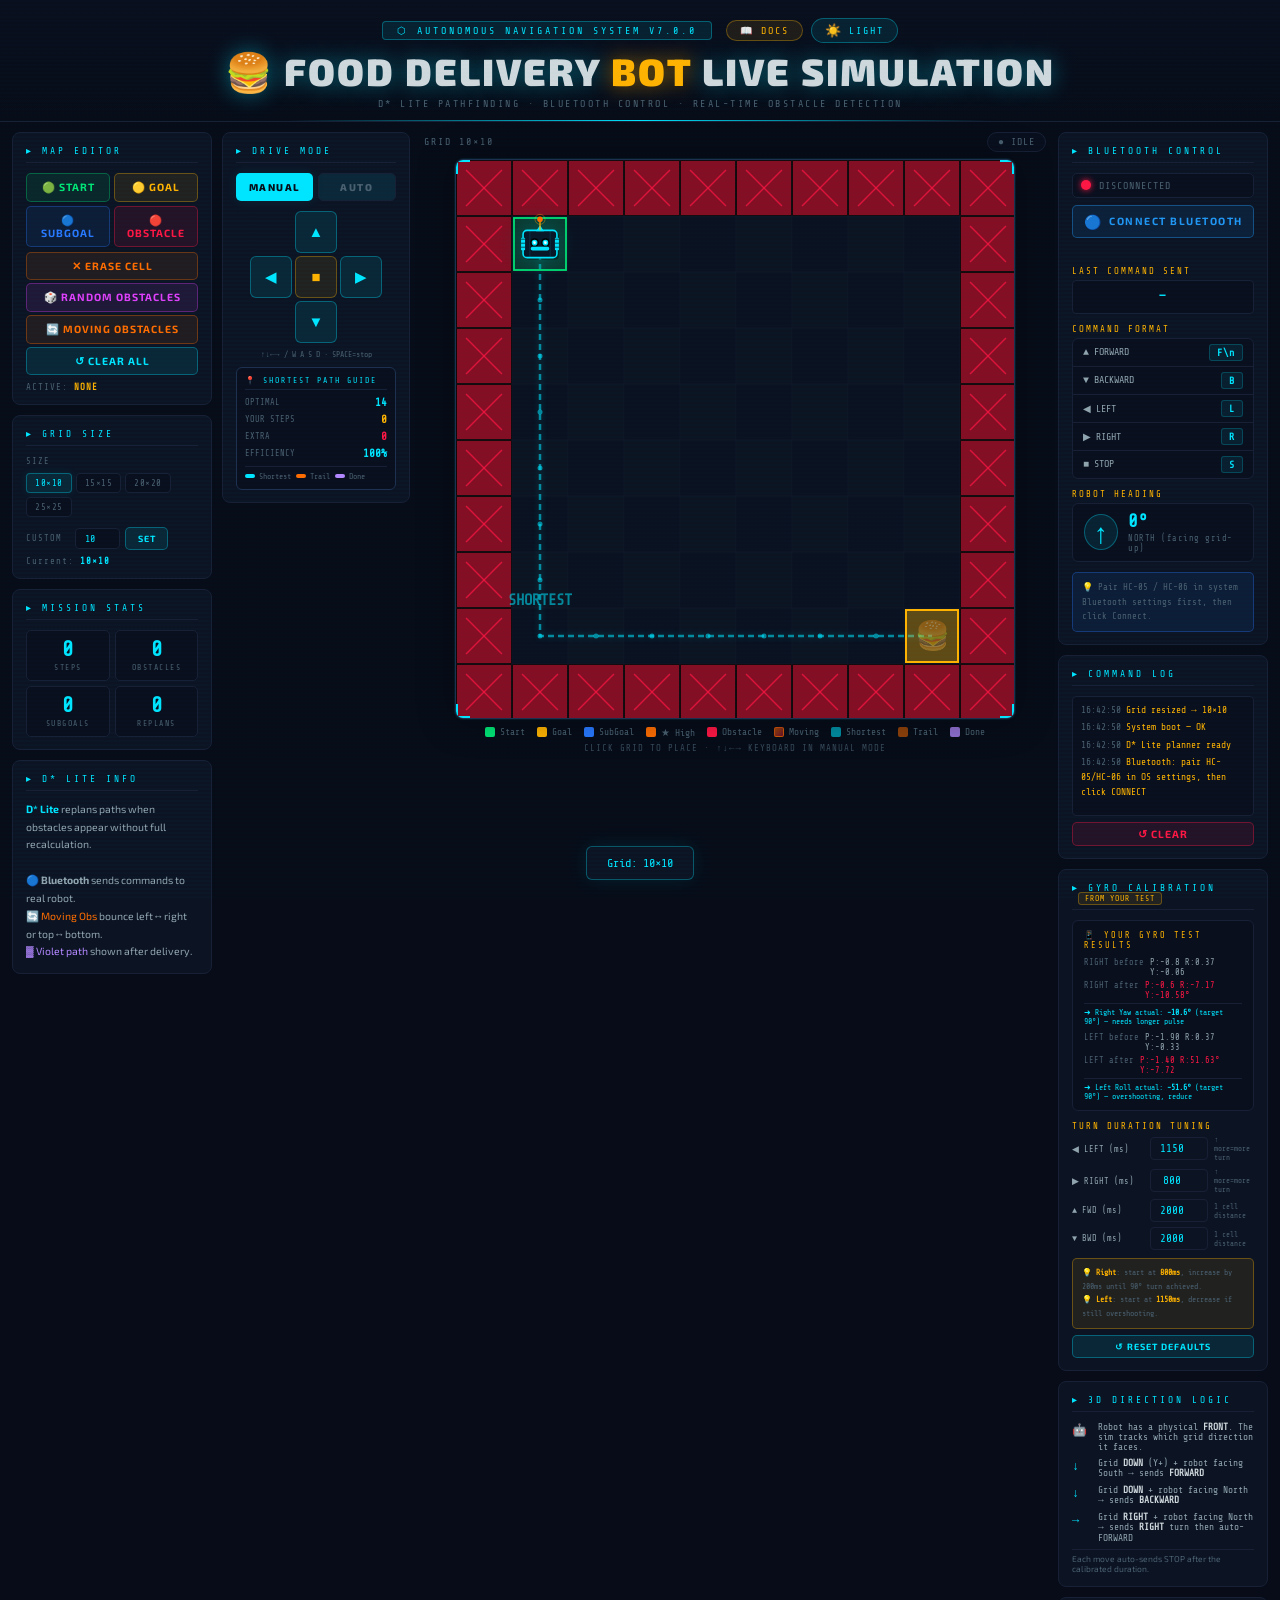
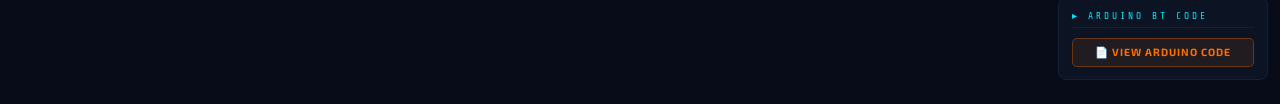
<file: Food Deliver Bot/food-delivery-bot.html>
<!DOCTYPE html>
<html lang="en" data-theme="dark">
<head>
  <meta charset="UTF-8"/>
  <meta name="viewport" content="width=device-width, initial-scale=1.0"/>
  <title>Food Delivery Bot — Bluetooth Simulation</title>
  <link href="https://fonts.googleapis.com/css2?family=Share+Tech+Mono&family=Exo+2:wght@400;600;800;900&display=swap" rel="stylesheet"/>
  <style>
/* ═══════════════════════════════════════════════════════════════
   FOOD DELIVERY BOT — style.css  v5.0.0
   Dark · Light Pink · Drive Panel beside Grid
   OS-style Error Window · Delivery Window · Violet Completed Path
   ═══════════════════════════════════════════════════════════════ */

/* ── DARK THEME ── */
[data-theme="dark"] {
  --bg:           #070c18;
  --bg2:          #0a0f1e;
  --panel:        #0c1424;
  --panel2:       #0a1020;
  --border:       #172035;
  --border-lit:   #1e3050;
  --cyan:         #00e5ff;
  --cyan-bg:      rgba(0,229,255,0.09);
  --cyan-bdr:     rgba(0,229,255,0.32);
  --gold:         #ffb300;
  --gold-bg:      rgba(255,179,0,0.09);
  --gold-bdr:     rgba(255,179,0,0.32);
  --green:        #00e676;
  --green-bg:     rgba(0,230,118,0.09);
  --green-bdr:    rgba(0,230,118,0.32);
  --red:          #ff1744;
  --red-bg:       rgba(255,23,68,0.10);
  --red-bdr:      rgba(255,23,68,0.35);
  --blue:         #2979ff;
  --blue-bg:      rgba(41,121,255,0.09);
  --blue-bdr:     rgba(41,121,255,0.32);
  --orange:       #ff6d00;
  --orange-bg:    rgba(255,109,0,0.09);
  --orange-bdr:   rgba(255,109,0,0.32);
  --random:       #e040fb;
  --random-bg:    rgba(224,64,251,0.09);
  --random-bdr:   rgba(224,64,251,0.32);
  --violet:       #b388ff;
  --violet-bg:    rgba(179,136,255,0.13);
  --violet-bdr:   rgba(179,136,255,0.42);
  --text:         #cfd8dc;
  --text2:        #90a4ae;
  --dim:          #4a6070;
  --cell-a:       #0c1422;
  --cell-b:       #0a1120;
  --cell-obs-bg:  #130606;
  --cell-obs-fg:  rgba(255,23,68,0.48);
  --cell-obs-x:   rgba(255,23,68,0.72);
  --path-color:   rgba(0,229,255,0.55);
  --trail-color:  rgba(255,109,0,0.55);
  --done-color:   rgba(179,136,255,0.72);
  --corner-color: #00e5ff;
  --scan-color:   rgba(0,229,255,0.012);
  --stat-val:     #00e5ff;
  --logo-span:    #ffb300;
  --logo-shadow:  rgba(255,179,0,0.50);
  --h1-shadow:    rgba(0,229,255,0.40);
  /* error window */
  --ew-bg:        #0e0d18;
  --ew-tbar:      #1a1028;
  --ew-border:    rgba(255,23,68,0.55);
  --ew-glow:      rgba(255,23,68,0.18);
  --ew-meta:      #131826;
  /* delivery window */
  --dw-bg:        #0c1424;
  --dw-tbar:      #0a1020;
  --dw-border:    rgba(179,136,255,0.50);
  --dw-glow:      rgba(179,136,255,0.15);
}

/* ── LIGHT / PINK THEME ── */
[data-theme="light"] {
  --bg:           #fce4ec;
  --bg2:          #fce4ec;
  --panel:        #fff0f5;
  --panel2:       #fde8f0;
  --border:       #f8bbd0;
  --border-lit:   #f48fb1;
  --cyan:         #d81b60;
  --cyan-bg:      rgba(216,27,96,0.07);
  --cyan-bdr:     rgba(216,27,96,0.32);
  --gold:         #e91e63;
  --gold-bg:      rgba(233,30,99,0.07);
  --gold-bdr:     rgba(233,30,99,0.32);
  --green:        #c62828;
  --green-bg:     rgba(198,40,40,0.07);
  --green-bdr:    rgba(198,40,40,0.28);
  --red:          #ad1457;
  --red-bg:       rgba(173,20,87,0.09);
  --red-bdr:      rgba(173,20,87,0.32);
  --blue:         #6a1b9a;
  --blue-bg:      rgba(106,27,154,0.07);
  --blue-bdr:     rgba(106,27,154,0.28);
  --orange:       #f06292;
  --orange-bg:    rgba(240,98,146,0.09);
  --orange-bdr:   rgba(240,98,146,0.32);
  --random:       #8e24aa;
  --random-bg:    rgba(142,36,170,0.08);
  --random-bdr:   rgba(142,36,170,0.32);
  --violet:       #7e57c2;
  --violet-bg:    rgba(126,87,194,0.10);
  --violet-bdr:   rgba(126,87,194,0.35);
  --text:         #3e0024;
  --text2:        #880e4f;
  --dim:          #c2185b;
  --cell-a:       #fde8f0;
  --cell-b:       #fad4e4;
  --cell-obs-bg:  #880e4f;
  --cell-obs-fg:  rgba(173,20,87,0.42);
  --cell-obs-x:   rgba(173,20,87,0.82);
  --path-color:   rgba(216,27,96,0.62);
  --trail-color:  rgba(142,36,170,0.55);
  --done-color:   rgba(126,87,194,0.65);
  --corner-color: #d81b60;
  --scan-color:   rgba(0,0,0,0);
  --stat-val:     #d81b60;
  --logo-span:    #e91e63;
  --logo-shadow:  rgba(233,30,99,0.35);
  --h1-shadow:    rgba(216,27,96,0.28);
  --ew-bg:        #fff0f5;
  --ew-tbar:      #fce4ec;
  --ew-border:    rgba(173,20,87,0.50);
  --ew-glow:      rgba(173,20,87,0.10);
  --ew-meta:      #fde8f0;
  --dw-bg:        #fff0f5;
  --dw-tbar:      #fce4ec;
  --dw-border:    rgba(126,87,194,0.45);
  --dw-glow:      rgba(126,87,194,0.10);
}

/* ════════════════ RESET ════════════════ */
*,*::before,*::after{box-sizing:border-box;margin:0;padding:0;}
body{background:var(--bg);color:var(--text);font-family:'Exo 2',sans-serif;min-height:100vh;overflow-x:hidden;transition:background 0.3s,color 0.3s;}
.scanlines{position:fixed;inset:0;pointer-events:none;z-index:9999;background:repeating-linear-gradient(0deg,transparent 0,transparent 2px,var(--scan-color) 2px,var(--scan-color) 4px);}

/* ════════════════ HEADER ════════════════ */
header{text-align:center;padding:18px 20px 12px;background:linear-gradient(180deg,var(--bg2) 0%,transparent 100%);border-bottom:1px solid var(--border);position:relative;overflow:hidden;}
header::after{content:'';position:absolute;bottom:0;left:50%;transform:translateX(-50%);width:55%;height:1px;background:linear-gradient(90deg,transparent,var(--cyan),transparent);}
.header-top{display:flex;align-items:center;justify-content:center;gap:14px;margin-bottom:7px;flex-wrap:wrap;}
.header-badge{display:inline-block;background:var(--cyan-bg);border:1px solid var(--cyan-bdr);border-radius:4px;padding:3px 14px;font-family:'Share Tech Mono',monospace;font-size:10px;color:var(--cyan);letter-spacing:3px;text-transform:uppercase;}
.theme-toggle{display:inline-flex;align-items:center;gap:6px;padding:4px 13px;border-radius:20px;border:1px solid var(--cyan-bdr);background:var(--cyan-bg);color:var(--cyan);font-family:'Share Tech Mono',monospace;font-size:10px;letter-spacing:2px;cursor:pointer;transition:all 0.2s;}
.theme-toggle:hover{background:var(--cyan-bdr);}
#themeIcon{font-size:13px;}
h1{font-size:clamp(17px,3.4vw,38px);font-weight:900;letter-spacing:2px;text-transform:uppercase;color:var(--text);text-shadow:0 0 22px var(--h1-shadow);line-height:1.15;}
h1 span{color:var(--logo-span);text-shadow:0 0 20px var(--logo-shadow);}
.header-sub{font-family:'Share Tech Mono',monospace;font-size:10px;color:var(--dim);margin-top:4px;letter-spacing:2.5px;}

/* ════════════════ OUTER LAYOUT ════════════════ */
.layout{display:grid;grid-template-columns:200px 1fr 210px;gap:10px;padding:10px 12px 24px;max-width:1400px;margin:0 auto;align-items:start;}
@media(max-width:1100px){.layout{grid-template-columns:1fr;}}

/* ════════════════ CARDS ════════════════ */
.card{background:var(--panel);border:1px solid var(--border);border-radius:8px;padding:12px 13px;margin-bottom:10px;transition:border-color 0.2s;}
.card:last-child{margin-bottom:0;}
.card:hover{border-color:var(--border-lit);}
.card-title{font-family:'Share Tech Mono',monospace;font-size:9.5px;letter-spacing:3px;color:var(--cyan);text-transform:uppercase;margin-bottom:10px;padding-bottom:6px;border-bottom:1px solid var(--border);}

/* ════════════════ CENTER — DRIVE BESIDE GRID ════════════════ */
.center-wrap{display:flex;flex-direction:column;}
.center-top-row{display:flex;gap:12px;align-items:flex-start;}

/* Drive panel is a fixed-width column beside the canvas */
.drive-panel{
  width:188px;
  flex-shrink:0;
  margin-bottom:0;
  position:sticky;
  top:10px;
}
@media(max-width:900px){
  .center-top-row{flex-direction:column;align-items:center;}
  .drive-panel{width:100%;max-width:400px;position:static;}
}

/* ════════════════ MAP WRAP ════════════════ */
.map-wrap{display:flex;flex-direction:column;align-items:center;flex:1;min-width:0;}
.map-header-row{display:flex;justify-content:space-between;align-items:center;width:100%;margin-bottom:7px;padding:0 2px;}
.map-coord{font-family:'Share Tech Mono',monospace;font-size:10px;color:var(--dim);letter-spacing:2px;}
.map-status-pill{font-family:'Share Tech Mono',monospace;font-size:10px;padding:3px 10px;border-radius:20px;background:var(--bg2);border:1px solid var(--border);color:var(--dim);letter-spacing:1px;transition:all 0.3s;}
.map-status-pill.running{color:var(--green);border-color:var(--green-bdr);box-shadow:0 0 8px var(--green-bg);}
.map-status-pill.blocked{color:var(--red);border-color:var(--red-bdr);}
.map-status-pill.done{color:var(--violet);border-color:var(--violet-bdr);box-shadow:0 0 10px var(--violet-bg);}
.map-container{position:relative;border:1px solid var(--border-lit);border-radius:8px;overflow:hidden;cursor:crosshair;box-shadow:0 0 36px rgba(0,0,0,0.35),0 0 0 1px var(--cyan-bg);}
.corner{position:absolute;width:14px;height:14px;z-index:10;pointer-events:none;}
.corner.tl{top:0;left:0;border-top:2px solid var(--corner-color);border-left:2px solid var(--corner-color);}
.corner.tr{top:0;right:0;border-top:2px solid var(--corner-color);border-right:2px solid var(--corner-color);}
.corner.bl{bottom:0;left:0;border-bottom:2px solid var(--corner-color);border-left:2px solid var(--corner-color);}
.corner.br{bottom:0;right:0;border-bottom:2px solid var(--corner-color);border-right:2px solid var(--corner-color);}
canvas#mapCanvas{display:block;}
.legend{display:flex;flex-wrap:wrap;gap:5px 12px;margin-top:8px;justify-content:center;}
.legend-item{display:flex;align-items:center;gap:5px;font-size:9.5px;color:var(--dim);font-family:'Share Tech Mono',monospace;}
.swatch{width:10px;height:10px;border-radius:2px;flex-shrink:0;}
.map-hint{font-family:'Share Tech Mono',monospace;font-size:9px;color:var(--dim);letter-spacing:1px;margin-top:5px;opacity:0.7;}

/* ════════════════ MODE TOGGLE ════════════════ */
.mode-row{display:flex;gap:5px;margin-bottom:10px;}
.mode-btn{flex:1;padding:7px 4px;border-radius:5px;border:none;cursor:pointer;font-family:'Exo 2',sans-serif;font-weight:800;font-size:10px;letter-spacing:1.5px;text-transform:uppercase;transition:all 0.15s;}
.mode-btn.active-manual{background:var(--cyan);color:var(--bg);box-shadow:0 0 12px var(--cyan-bg);}
.mode-btn.active-auto  {background:var(--green);color:var(--bg);box-shadow:0 0 12px var(--green-bg);}
.mode-btn.inactive     {background:var(--cyan-bg);color:var(--dim);border:1px solid var(--border);}
.mode-btn.inactive:hover{color:var(--text);border-color:var(--border-lit);}

/* ════════════════ D-PAD ════════════════ */
.dpad-wrap{display:flex;flex-direction:column;align-items:center;gap:3px;margin:5px 0 7px;}
.dpad-row{display:flex;gap:3px;}
.dpad-empty{width:42px;height:42px;}
.dpad-btn{width:42px;height:42px;border-radius:6px;border:1px solid var(--cyan-bdr);background:var(--cyan-bg);color:var(--cyan);font-size:15px;display:flex;align-items:center;justify-content:center;cursor:pointer;transition:all 0.1s;user-select:none;}
.dpad-btn:hover{background:var(--cyan-bdr);box-shadow:0 0 8px var(--cyan-bg);}
.dpad-btn:active{transform:scale(0.88);}
.dpad-center{background:var(--gold-bg)!important;color:var(--gold)!important;border-color:var(--gold-bdr)!important;}
.dpad-center:hover{background:var(--gold-bdr)!important;}
.key-hint{font-family:'Share Tech Mono',monospace;font-size:8px;color:var(--dim);text-align:center;margin-top:2px;}

/* ════════════════ MANUAL PATH PANEL ════════════════ */
.path-panel{background:var(--bg2);border:1px solid var(--border-lit);border-radius:6px;padding:8px;margin-top:8px;}
.path-panel-title{font-family:'Share Tech Mono',monospace;font-size:8px;letter-spacing:2px;color:var(--cyan);text-transform:uppercase;margin-bottom:6px;padding-bottom:4px;border-bottom:1px solid var(--border);}
.path-panel-row{display:flex;justify-content:space-between;align-items:center;margin-bottom:4px;font-family:'Share Tech Mono',monospace;font-size:8.5px;}
.path-lbl{color:var(--dim);}
.path-val{font-weight:700;font-size:11px;}
.path-val.cyan {color:var(--cyan);}
.path-val.gold {color:var(--gold);}
.path-val.red  {color:var(--red);}
.path-val.green{color:var(--green);}
.path-legend{display:flex;flex-wrap:wrap;gap:5px;margin-top:6px;padding-top:5px;border-top:1px solid var(--border);}
.pl-item{display:flex;align-items:center;gap:4px;font-family:'Share Tech Mono',monospace;font-size:8px;color:var(--dim);}
.pl-dot{width:10px;height:4px;border-radius:2px;}

/* ════════════════ BUTTONS ════════════════ */
.btn{display:inline-flex;align-items:center;justify-content:center;gap:5px;width:100%;padding:7px 10px;border-radius:5px;border:none;cursor:pointer;font-family:'Exo 2',sans-serif;font-weight:700;font-size:10.5px;letter-spacing:1px;text-transform:uppercase;transition:all 0.13s;}
.btn:active{transform:scale(0.97);}
.btn-cyan   {background:var(--cyan-bg);  color:var(--cyan);  border:1px solid var(--cyan-bdr);}
.btn-cyan:hover   {background:var(--cyan-bdr);  box-shadow:0 0 10px var(--cyan-bg);}
.btn-green  {background:var(--green-bg); color:var(--green); border:1px solid var(--green-bdr);}
.btn-green:hover  {background:var(--green-bdr); box-shadow:0 0 10px var(--green-bg);}
.btn-gold   {background:var(--gold-bg);  color:var(--gold);  border:1px solid var(--gold-bdr);}
.btn-gold:hover   {background:var(--gold-bdr);  box-shadow:0 0 10px var(--gold-bg);}
.btn-red    {background:var(--red-bg);   color:var(--red);   border:1px solid var(--red-bdr);}
.btn-red:hover    {background:var(--red-bdr);   box-shadow:0 0 10px var(--red-bg);}
.btn-blue   {background:var(--blue-bg);  color:var(--blue);  border:1px solid var(--blue-bdr);}
.btn-blue:hover   {background:var(--blue-bdr);  box-shadow:0 0 10px var(--blue-bg);}
.btn-orange {background:var(--orange-bg);color:var(--orange);border:1px solid var(--orange-bdr);}
.btn-orange:hover {background:var(--orange-bdr);box-shadow:0 0 10px var(--orange-bg);}
.btn-random {background:var(--random-bg);color:var(--random);border:1px solid var(--random-bdr);}
.btn-random:hover {background:var(--random-bdr);box-shadow:0 0 10px var(--random-bg);}
.btn-violet {background:var(--violet-bg);color:var(--violet);border:1px solid var(--violet-bdr);}
.btn-violet:hover {background:var(--violet-bdr);box-shadow:0 0 10px var(--violet-bg);}
.btn-moving {background:rgba(255,109,0,0.09);color:#ff6d00;border:1px solid rgba(255,109,0,0.35);}
.btn-moving:hover{background:rgba(255,109,0,0.22);box-shadow:0 0 10px rgba(255,109,0,0.15);}

/* ════════════════ SLIDER ════════════════ */
.slider-wrap{margin:9px 0 4px;}
.slider-wrap label{display:block;font-family:'Share Tech Mono',monospace;font-size:9px;color:var(--dim);letter-spacing:2px;margin-bottom:5px;}
input[type=range]{width:100%;-webkit-appearance:none;height:4px;background:linear-gradient(90deg,var(--cyan),var(--blue));border-radius:2px;outline:none;}
input[type=range]::-webkit-slider-thumb{-webkit-appearance:none;width:13px;height:13px;border-radius:50%;background:var(--cyan);cursor:pointer;}

/* ════════════════ MAP EDITOR ════════════════ */
.edit-grid{display:grid;grid-template-columns:1fr 1fr;gap:4px;}
.edit-active-row{font-family:'Share Tech Mono',monospace;font-size:9px;color:var(--dim);margin-top:7px;letter-spacing:1px;}
.edit-active-row span{color:var(--gold);font-weight:700;}

/* ════════════════ STATS ════════════════ */
.stat-grid{display:grid;grid-template-columns:1fr 1fr;gap:5px;}
.stat-box{background:var(--bg2);border:1px solid var(--border);border-radius:5px;padding:8px 5px;text-align:center;}
.stat-val{font-size:21px;font-weight:900;color:var(--stat-val);font-family:'Share Tech Mono',monospace;line-height:1;}
.stat-lbl{font-size:8px;color:var(--dim);font-family:'Share Tech Mono',monospace;letter-spacing:1.5px;margin-top:3px;}

/* ════════════════ ALGO INFO ════════════════ */
.algo-info{font-size:10.5px;color:var(--text2);line-height:1.7;}
.cyan{color:var(--cyan);font-weight:700;}
.gold{color:var(--gold);}
.green{color:var(--green);}
.red{color:var(--red);}
.accent-violet{color:var(--violet);}
.dim{color:var(--dim);}

/* ════════════════ ESP PANEL ════════════════ */
.field-label{font-family:'Share Tech Mono',monospace;font-size:9px;color:var(--gold);letter-spacing:2px;margin:3px 0 4px;}
.esp-select{width:100%;background:var(--bg2);border:1px solid var(--border);border-radius:4px;padding:6px 7px;color:var(--cyan);font-family:'Share Tech Mono',monospace;font-size:10px;outline:none;margin-bottom:7px;cursor:pointer;}
.esp-row{display:flex;gap:5px;margin-bottom:6px;}
.esp-input{flex:1;background:var(--bg2);border:1px solid var(--border);border-radius:4px;padding:6px 7px;color:var(--cyan);font-family:'Share Tech Mono',monospace;font-size:10px;outline:none;}
.esp-input:focus{border-color:var(--cyan);}
.port-input{width:50px;flex:none;}
.conn-status{display:flex;align-items:center;gap:7px;font-family:'Share Tech Mono',monospace;font-size:10px;background:var(--bg2);border:1px solid var(--border);border-radius:4px;padding:5px 9px;margin-bottom:6px;}
.dot{width:8px;height:8px;border-radius:50%;flex-shrink:0;}
.dot.red  {background:var(--red);  box-shadow:0 0 5px var(--red);}
.dot.green{background:var(--green);box-shadow:0 0 5px var(--green);}
.dot.pulse{animation:dotPulse 1s ease-in-out infinite;}
@keyframes dotPulse{0%,100%{opacity:1}50%{opacity:0.2}}
.packet-box{background:var(--bg2);border:1px solid var(--border);border-radius:4px;padding:7px 9px;font-family:'Share Tech Mono',monospace;font-size:10px;min-height:34px;word-break:break-all;line-height:1.6;transition:border-color 0.2s,box-shadow 0.2s;}
.pkt-cyan {color:var(--cyan);}
.pkt-green{color:var(--green);}
.log-box{background:var(--bg2);border:1px solid var(--border);border-radius:4px;height:120px;overflow-y:auto;font-family:'Share Tech Mono',monospace;font-size:9.5px;padding:6px 8px;line-height:1.6;}
.log-box::-webkit-scrollbar{width:3px;}.log-box::-webkit-scrollbar-thumb{background:var(--border);border-radius:2px;}
.log-line    {margin-bottom:2px;}
.log-line.tx {color:var(--cyan);}
.log-line.rx {color:var(--green);}
.log-line.err{color:var(--red);}
.log-line.sys{color:var(--gold);}
.log-time    {color:var(--dim);margin-right:5px;}

/* ════════════════ ESP MODAL ════════════════ */
.modal-overlay{display:none;position:fixed;inset:0;background:rgba(0,0,0,0.86);z-index:1000;align-items:center;justify-content:center;backdrop-filter:blur(3px);}
.modal-overlay.open{display:flex;}
.modal{background:var(--panel);border:1px solid var(--cyan-bdr);border-radius:10px;padding:20px;max-width:680px;width:92%;max-height:85vh;overflow-y:auto;box-shadow:0 0 50px var(--cyan-bg);}
.modal::-webkit-scrollbar{width:4px;}.modal::-webkit-scrollbar-thumb{background:var(--border);}
.modal h2{font-family:'Share Tech Mono',monospace;font-size:12px;color:var(--cyan);letter-spacing:3px;text-transform:uppercase;margin-bottom:13px;}
.modal-tabs{display:flex;gap:6px;margin-bottom:11px;}
.mtab{padding:5px 13px;border-radius:4px;border:none;cursor:pointer;font-family:'Share Tech Mono',monospace;font-size:10px;letter-spacing:1px;text-transform:uppercase;transition:all 0.15s;}
.mtab.active {background:var(--cyan);color:var(--bg);}
.mtab.inactive{background:var(--cyan-bg);color:var(--dim);border:1px solid var(--border);}
.tab-content{display:none;}.tab-content.active{display:block;}
.code-label{font-family:'Share Tech Mono',monospace;font-size:9.5px;color:var(--gold);letter-spacing:2px;margin-bottom:6px;}
.modal pre{background:var(--bg2);border:1px solid var(--border);border-radius:5px;padding:10px 13px;font-size:9.5px;overflow-x:auto;color:var(--green);line-height:1.7;font-family:'Share Tech Mono',monospace;white-space:pre;}

/* ════════════════════════════════════════════════════
   ⛔  ERROR WINDOW  —  OS-STYLE FLOATING DIALOG
   ════════════════════════════════════════════════════ */
.err-overlay{
  display:none;
  position:fixed; inset:0; z-index:3000;
  background:rgba(0,0,0,0.72);
  backdrop-filter:blur(5px);
  align-items:center; justify-content:center;
  padding:16px;
}
.err-overlay.open{
  display:flex;
  animation:fadeIn 0.18s ease;
}
@keyframes fadeIn{from{opacity:0}to{opacity:1}}

.err-window{
  background:var(--ew-bg);
  border:1px solid var(--ew-border);
  border-radius:12px;
  width:min(520px,95vw);
  box-shadow:
    0 0 0 1px var(--ew-border),
    0 0 60px var(--ew-glow),
    0 28px 70px rgba(0,0,0,0.65);
  animation:errWindowIn 0.35s cubic-bezier(0.34,1.56,0.64,1);
  overflow:hidden;
}
@keyframes errWindowIn{
  from{transform:scale(0.82) translateY(24px);opacity:0}
  to  {transform:scale(1)     translateY(0);   opacity:1}
}

/* title bar */
.err-titlebar{
  display:flex; align-items:center; gap:8px;
  background:var(--ew-tbar);
  border-bottom:1px solid var(--ew-border);
  padding:9px 14px;
  user-select:none;
}
.err-tbar-dots{display:flex;gap:6px;align-items:center;flex-shrink:0;}
.tbar-dot{width:12px;height:12px;border-radius:50%;display:inline-block;flex-shrink:0;}
.td-red   {background:#ff5f56;}
.td-yellow{background:#ffbd2e;}
.td-green {background:#27c840;}
.td-pulse {animation:dotPulse 0.9s ease-in-out infinite;}
.err-tbar-title{
  flex:1; text-align:center;
  font-family:'Share Tech Mono',monospace; font-size:10px;
  color:var(--text2); letter-spacing:2px; text-transform:uppercase;
}
.err-tbar-close{
  background:none; border:none; cursor:pointer;
  color:var(--dim); font-size:14px; line-height:1;
  padding:2px 5px; border-radius:4px; transition:color 0.15s,background 0.15s;
}
.err-tbar-close:hover{color:var(--red);background:var(--red-bg);}

/* window body */
.err-window-content{
  display:flex; gap:18px; align-items:flex-start;
  padding:24px 22px 18px;
}
.err-icon-area{display:flex;flex-direction:column;align-items:center;gap:10px;flex-shrink:0;}
.err-icon-circle{
  font-size:54px;
  animation:errIconPulse 1.2s ease-in-out infinite alternate;
  filter:drop-shadow(0 0 16px rgba(255,23,68,0.5));
}
@keyframes errIconPulse{from{transform:scale(1)}to{transform:scale(1.08)}}

/* signal bars (blocked animation) */
.err-signal-bars{display:flex;align-items:flex-end;gap:3px;height:22px;}
.sig-bar{display:inline-block;width:5px;border-radius:2px;background:var(--red);opacity:0.25;}
.sb1{height:8px; animation:sigPulse 1.2s 0.0s ease-in-out infinite;}
.sb2{height:14px;animation:sigPulse 1.2s 0.2s ease-in-out infinite;}
.sb3{height:20px;animation:sigPulse 1.2s 0.4s ease-in-out infinite;}
@keyframes sigPulse{0%,100%{opacity:0.2}50%{opacity:1}}

.err-text-area{flex:1;min-width:0;}
.err-headline{
  font-family:'Exo 2',sans-serif; font-weight:900;
  font-size:20px; letter-spacing:2px; color:var(--red);
  text-transform:uppercase; margin-bottom:8px;
  text-shadow:0 0 18px var(--ew-glow);
  animation:headlineFlicker 3s ease-in-out infinite;
}
@keyframes headlineFlicker{0%,92%,100%{opacity:1}94%{opacity:0.6}96%{opacity:1}98%{opacity:0.7}}
.err-description{
  font-family:'Share Tech Mono',monospace; font-size:11px;
  color:var(--text2); line-height:1.75; margin-bottom:12px;
}
.err-info-grid{
  background:var(--ew-meta);
  border:1px solid var(--border); border-radius:6px;
  padding:9px 12px; margin-bottom:12px;
}
.err-info-row{
  display:flex; justify-content:space-between; align-items:center;
  font-family:'Share Tech Mono',monospace; font-size:9.5px; padding:2px 0;
}
.err-info-row+.err-info-row{border-top:1px solid var(--border);margin-top:5px;padding-top:5px;}
.err-info-key{color:var(--dim);letter-spacing:1px;}
.err-info-val{font-weight:700;}
.err-val-red{color:var(--red);}
.err-val-dim{color:var(--text2);}
.err-suggestion{
  font-family:'Share Tech Mono',monospace; font-size:10px;
  color:var(--dim); line-height:1.65;
  background:var(--gold-bg); border:1px solid var(--gold-bdr);
  border-radius:5px; padding:8px 10px;
}
.err-suggestion b{color:var(--gold);}
.err-suggestion em{color:var(--cyan);font-style:normal;}

/* footer */
.err-window-footer{
  display:flex; gap:8px; flex-wrap:wrap;
  padding:14px 22px 18px;
  border-top:1px solid var(--border);
  background:var(--ew-tbar);
}
.err-window-footer .btn{flex:1;min-width:100px;}

/* blinking border ring on the window */
.err-window::after{
  content:'';
  position:absolute; inset:-1px; border-radius:13px;
  border:1px solid var(--ew-border);
  animation:errRing 1.6s ease-in-out infinite;
  pointer-events:none;
}
.err-window{position:relative;}
@keyframes errRing{0%,100%{opacity:0.15}50%{opacity:0.85}}

/* ════════════════════════════════════════════════════
   🎉  DELIVERY COMPLETE WINDOW
   ════════════════════════════════════════════════════ */
.delivery-overlay{
  display:none; position:fixed; inset:0; z-index:3000;
  background:rgba(0,0,0,0.72);
  backdrop-filter:blur(5px);
  align-items:center; justify-content:center; padding:16px;
}
.delivery-overlay.open{
  display:flex;
  animation:fadeIn 0.2s ease;
}
.delivery-window{
  background:var(--dw-bg);
  border:1px solid var(--dw-border);
  border-radius:12px;
  width:min(480px,95vw);
  box-shadow:0 0 0 1px var(--dw-border),0 0 60px var(--dw-glow),0 28px 70px rgba(0,0,0,0.55);
  animation:deliveryPop 0.45s cubic-bezier(0.34,1.56,0.64,1);
  overflow:hidden;
}
@keyframes deliveryPop{from{transform:scale(0.7);opacity:0}to{transform:scale(1);opacity:1}}
.delivery-titlebar{display:flex;align-items:center;gap:8px;background:var(--dw-tbar);border-bottom:1px solid var(--dw-border);padding:9px 14px;}
.delivery-titlebar .err-tbar-title{color:var(--violet);}
.delivery-window-content{padding:22px 22px 16px;}
.delivery-hero{display:flex;align-items:center;gap:16px;margin-bottom:14px;}
.delivery-emoji{font-size:58px;animation:deliveryFloat 1s ease-in-out infinite alternate;display:block;flex-shrink:0;}
@keyframes deliveryFloat{from{transform:translateY(0) rotate(-4deg)}to{transform:translateY(-10px) rotate(4deg)}}
.delivery-title{font-family:'Exo 2',sans-serif;font-weight:900;font-size:22px;letter-spacing:2px;color:var(--violet);text-transform:uppercase;}
.delivery-sub{font-family:'Share Tech Mono',monospace;font-size:10px;color:var(--dim);margin-top:3px;letter-spacing:1px;}
.delivery-path-note{
  background:var(--violet-bg); border:1px solid var(--violet-bdr);
  border-radius:6px; padding:9px 12px; margin-bottom:12px;
  font-family:'Share Tech Mono',monospace; font-size:10.5px;
  color:var(--text2); line-height:1.65;
}
.delivery-path-note b{color:var(--violet);}
.delivery-stats{background:var(--bg2);border:1px solid var(--border);border-radius:8px;padding:10px 14px;margin-bottom:0;font-family:'Share Tech Mono',monospace;font-size:11px;color:var(--text2);line-height:1.85;}
.ds-row{display:flex;justify-content:space-between;}
.ds-val{color:var(--violet);font-weight:700;}
.delivery-footer{padding:14px 22px 18px;border-top:1px solid var(--border);background:var(--dw-tbar);display:flex;justify-content:center;}

/* ════════════════ TOAST ════════════════ */
.toast{position:fixed;bottom:20px;left:50%;transform:translateX(-50%) translateY(120px);background:var(--panel);border:1px solid var(--cyan-bdr);border-radius:6px;padding:9px 20px;font-family:'Share Tech Mono',monospace;font-size:12px;color:var(--cyan);white-space:nowrap;z-index:9000;transition:transform 0.32s cubic-bezier(0.16,1,0.3,1);box-shadow:0 0 20px var(--cyan-bg);pointer-events:none;}
.toast.show{transform:translateX(-50%) translateY(0);}

/* ═══ DOCS BUTTON ═══ */
.header-top-actions{display:flex;align-items:center;gap:8px;}
.docs-btn{display:inline-flex;align-items:center;gap:5px;padding:4px 13px;border-radius:20px;border:1px solid var(--gold-bdr);background:var(--gold-bg);color:var(--gold);font-family:'Share Tech Mono',monospace;font-size:10px;letter-spacing:2px;cursor:pointer;transition:all 0.2s;text-decoration:none;white-space:nowrap;}
.docs-btn:hover{background:var(--gold-bdr);box-shadow:0 0 10px var(--gold-bg);}

/* ═══ MOVING OBS BUTTON ═══ */
.btn-moving{background:rgba(255,109,0,0.09);color:#ff6d00;border:1px solid rgba(255,109,0,0.35);}
.btn-moving:hover{background:rgba(255,109,0,0.22);box-shadow:0 0 10px rgba(255,109,0,0.15);}

/* ═══ AUTO INFO BOX ═══ */
.auto-info-box{background:var(--bg2);border:1px solid var(--border);border-radius:5px;padding:8px;margin-top:8px;font-family:'Share Tech Mono',monospace;font-size:8.5px;color:var(--dim);line-height:1.8;}
.aib-row span{color:var(--gold);margin-right:4px;}

/* ═══ PRIORITY DIALOG EXTRAS ═══ */
.prio-window{border-color:rgba(255,179,0,0.55)!important;box-shadow:0 0 0 1px rgba(255,179,0,0.4),0 0 60px rgba(255,179,0,0.15),0 28px 70px rgba(0,0,0,0.65)!important;}
.prio-titlebar{background:rgba(24,18,4,0.9)!important;}
.prio-headline{color:var(--gold)!important;}

/* ═══ MOVING OBS SWATCH ═══ */
.moving-swatch{background:linear-gradient(135deg,rgba(255,109,0,0.6),rgba(255,23,68,0.4));border:1px solid rgba(255,109,0,0.6);animation:movSwatchPulse 1.2s ease-in-out infinite alternate;}
@keyframes movSwatchPulse{from{opacity:0.6}to{opacity:1}}

/* ═══ DELIVERY WASTED ROW ═══ */
.ds-row-warn{background:var(--red-bg);border-radius:4px;padding:2px 6px;margin:2px 0;}
.ds-warn{color:var(--red)!important;}

/* ═══════════════════════════════════════════
   BLUETOOTH PANEL
   ═══════════════════════════════════════════ */
.bt-status-row{display:flex;align-items:center;gap:8px;padding:6px 8px;background:var(--bg2);border:1px solid var(--border);border-radius:5px;margin-bottom:7px;font-family:'Share Tech Mono',monospace;font-size:10px;color:var(--dim);}
.bt-dot{width:10px;height:10px;border-radius:50%;background:var(--red);box-shadow:0 0 6px var(--red);animation:dotPulse 1s ease-in-out infinite;flex-shrink:0;}
.bt-dot.connected{background:var(--green);box-shadow:0 0 8px var(--green);animation:none;}
.bt-label{font-family:'Share Tech Mono',monospace;font-size:10px;letter-spacing:1px;}
.btn-bt{background:rgba(33,150,243,0.1);color:#2196f3;border:1px solid rgba(33,150,243,0.4);display:flex;align-items:center;justify-content:center;gap:7px;font-size:10.5px;letter-spacing:1.5px;}
.btn-bt:hover{background:rgba(33,150,243,0.22);box-shadow:0 0 14px rgba(33,150,243,0.2);}
.bt-icon{font-size:14px;}
.bt-device-name{font-family:'Share Tech Mono',monospace;font-size:9.5px;color:var(--green);text-align:center;margin-top:4px;min-height:14px;letter-spacing:1px;}
.bt-cmd-box{background:var(--bg2);border:1px solid var(--border);border-radius:4px;padding:7px 10px;font-family:'Share Tech Mono',monospace;font-size:12px;color:var(--cyan);min-height:34px;word-break:break-all;text-align:center;font-weight:700;letter-spacing:2px;transition:border-color 0.2s,box-shadow 0.2s;}

/* DURATION CONTROL */
.dur-wrap{background:var(--bg2);border:1px solid var(--border);border-radius:6px;padding:9px 10px;}
.dur-row{display:flex;justify-content:space-between;align-items:center;margin-bottom:7px;}
.dur-row:last-of-type{margin-bottom:0;}
.dur-label{font-family:'Share Tech Mono',monospace;font-size:9px;color:var(--dim);letter-spacing:1px;}
.dur-input-row{display:flex;align-items:center;gap:4px;}
.dur-input{width:60px;background:var(--panel);border:1px solid var(--border);border-radius:4px;padding:4px 6px;color:var(--cyan);font-family:'Share Tech Mono',monospace;font-size:11px;text-align:center;outline:none;}
.dur-input:focus{border-color:var(--cyan);}
.dur-unit{font-family:'Share Tech Mono',monospace;font-size:9px;color:var(--dim);}
.dur-hint{font-family:'Share Tech Mono',monospace;font-size:8px;color:var(--dim);text-align:center;margin-top:7px;padding-top:6px;border-top:1px solid var(--border);line-height:1.5;}

.bt-arduino-hint{font-family:'Share Tech Mono',monospace;font-size:9px;color:var(--dim);line-height:1.65;background:var(--blue-bg);border:1px solid var(--blue-bdr);border-radius:5px;padding:7px 9px;margin-top:10px;}

/* ═══════════════════════════════════════════
   GRID SIZE SELECTOR
   ═══════════════════════════════════════════ */
.grid-size-wrap{display:flex;flex-direction:column;gap:4px;}
.grid-size-row{display:flex;align-items:center;gap:7px;flex-wrap:wrap;}
.gs-label{font-family:'Share Tech Mono',monospace;font-size:8.5px;color:var(--dim);letter-spacing:1px;width:42px;flex-shrink:0;}
.gs-btns{display:flex;gap:4px;flex-wrap:wrap;}
.gs-btn{padding:4px 8px;border-radius:4px;border:1px solid var(--border);background:var(--bg2);color:var(--dim);font-family:'Share Tech Mono',monospace;font-size:9px;cursor:pointer;transition:all 0.12s;letter-spacing:0.5px;}
.gs-btn:hover{color:var(--cyan);border-color:var(--cyan-bdr);}
.gs-btn.active{background:var(--cyan-bg);color:var(--cyan);border-color:var(--cyan-bdr);box-shadow:0 0 8px var(--cyan-bg);}
.gs-input{width:52px;background:var(--bg2);border:1px solid var(--border);border-radius:4px;padding:4px 6px;color:var(--cyan);font-family:'Share Tech Mono',monospace;font-size:10px;text-align:center;outline:none;}
.gs-input:focus{border-color:var(--cyan);}
.gs-info{font-family:'Share Tech Mono',monospace;font-size:9px;color:var(--dim);margin-top:2px;letter-spacing:1px;}
.gs-info .cyan{color:var(--cyan);font-weight:700;}

/* ESP select reuse for bt format */
.esp-select{width:100%;background:var(--bg2);border:1px solid var(--border);border-radius:4px;padding:6px 7px;color:var(--cyan);font-family:'Share Tech Mono',monospace;font-size:10px;outline:none;margin-bottom:0;cursor:pointer;}

/* TX log — reuse .log-line.tx for bt output */
.log-line.tx{color:#2196f3;}

/* ── BT COMMAND TABLE ── */
.bt-cmd-table{background:var(--bg2);border:1px solid var(--border);border-radius:6px;overflow:hidden;margin-bottom:0;}
.bct-row{display:flex;justify-content:space-between;align-items:center;padding:5px 10px;border-bottom:1px solid var(--border);font-family:'Share Tech Mono',monospace;font-size:10px;}
.bct-row:last-child{border-bottom:none;}
.bct-dir{color:var(--text2);}
.bct-char{color:var(--cyan);font-weight:700;letter-spacing:1px;background:rgba(0,229,255,0.08);padding:2px 7px;border-radius:3px;border:1px solid rgba(0,229,255,0.2);}

/* ── BT STOP INFO ── */
.bt-stop-info{display:flex;align-items:center;gap:10px;background:var(--gold-bg);border:1px solid var(--gold-bdr);border-radius:6px;padding:9px 11px;margin-top:8px;}
.bsi-icon{font-size:20px;flex-shrink:0;}
.bsi-title{font-family:'Share Tech Mono',monospace;font-size:10px;color:var(--gold);letter-spacing:1px;font-weight:700;}
.bsi-sub{font-family:'Share Tech Mono',monospace;font-size:8.5px;color:var(--dim);margin-top:2px;}

/* ── HEADING DISPLAY ── */
.heading-row{display:flex;align-items:center;gap:10px;background:var(--bg2);border:1px solid var(--border);border-radius:6px;padding:8px 11px;}
.heading-compass{font-size:28px;width:36px;height:36px;display:flex;align-items:center;justify-content:center;background:var(--cyan-bg);border:1px solid var(--cyan-bdr);border-radius:50%;color:var(--cyan);transition:transform 0.4s ease;}
.heading-deg{font-family:'Share Tech Mono',monospace;font-size:18px;font-weight:900;color:var(--cyan);line-height:1;}
.heading-label{font-family:'Share Tech Mono',monospace;font-size:8.5px;color:var(--dim);margin-top:3px;letter-spacing:0.5px;}

/* ── GYRO CALIBRATION ── */
.cal-badge{font-family:'Share Tech Mono',monospace;font-size:8px;background:var(--gold-bg);color:var(--gold);border:1px solid var(--gold-bdr);border-radius:3px;padding:1px 6px;margin-left:6px;letter-spacing:1px;}
.gyro-result-box{background:var(--bg2);border:1px solid var(--border);border-radius:6px;padding:9px 11px;margin-bottom:8px;}
.grb-title{font-family:'Share Tech Mono',monospace;font-size:8.5px;color:var(--gold);letter-spacing:2px;margin-bottom:7px;}
.grb-row{display:flex;justify-content:space-between;align-items:flex-start;font-family:'Share Tech Mono',monospace;font-size:8.5px;margin-bottom:3px;gap:6px;}
.grb-label{color:var(--dim);flex-shrink:0;}
.grb-vals{color:var(--text2);}
.grb-warn{color:var(--red);}
.grb-analysis{color:var(--cyan);font-size:8px;margin-bottom:0;border-top:1px solid var(--border);padding-top:4px;margin-top:3px;flex-direction:column;display:block;}
.cal-grid{display:flex;flex-direction:column;gap:5px;}
.cal-row{display:flex;align-items:center;gap:6px;font-family:'Share Tech Mono',monospace;font-size:8.5px;}
.cal-label{color:var(--text2);width:72px;flex-shrink:0;}
.cal-input{width:58px;background:var(--panel);border:1px solid var(--border);border-radius:4px;padding:4px 5px;color:var(--cyan);font-family:'Share Tech Mono',monospace;font-size:11px;text-align:center;outline:none;}
.cal-input:focus{border-color:var(--cyan);}
.cal-hint{color:var(--dim);font-size:7.5px;flex:1;}
.cal-note{font-family:'Share Tech Mono',monospace;font-size:8px;color:var(--dim);line-height:1.7;background:var(--gold-bg);border:1px solid var(--gold-bdr);border-radius:5px;padding:7px 9px;margin-top:8px;}
.cal-note b{color:var(--gold);}

/* ── DIRECTION EXPLANATION ── */
.dir-explain{display:flex;flex-direction:column;gap:6px;}
.de-row{display:flex;gap:8px;align-items:flex-start;font-family:'Share Tech Mono',monospace;font-size:9.5px;color:var(--text2);}
.de-icon{width:18px;flex-shrink:0;color:var(--cyan);font-size:12px;margin-top:1px;}
.de-text b{color:var(--text);}
.de-hint{font-size:8.5px;color:var(--dim);padding-top:4px;border-top:1px solid var(--border);}

</style>
</head>
<body>
<div class="scanlines"></div>

<!-- ══ HEADER ══ -->
<header>
  <div class="header-top">
    <div class="header-badge">⬡ AUTONOMOUS NAVIGATION SYSTEM v7.0.0</div>
    <div class="header-top-actions">
      <a href="docs.html" target="_blank" class="docs-btn">📖 DOCS</a>
      <button class="theme-toggle" onclick="toggleTheme()">
        <span id="themeIcon">☀️</span><span id="themeLabel">LIGHT</span>
      </button>
    </div>
  </div>
  <h1>🍔 Food Delivery <span>Bot</span> Live Simulation</h1>
  <div class="header-sub">D* LITE PATHFINDING · BLUETOOTH CONTROL · REAL-TIME OBSTACLE DETECTION</div>
</header>

<!-- ══ MAIN LAYOUT ══ -->
<div class="layout">

  <!-- ── LEFT PANEL ── -->
  <div class="panel-left">

    <!-- MAP EDITOR -->
    <div class="card">
      <div class="card-title">▸ Map Editor</div>
      <div class="edit-grid">
        <button class="btn btn-green"  onclick="setEdit('start')"    id="eStart">🟢 Start</button>
        <button class="btn btn-gold"   onclick="setEdit('goal')"     id="eGoal">🟡 Goal</button>
        <button class="btn btn-blue"   onclick="setEdit('sub')"      id="eSub">🔵 SubGoal</button>
        <button class="btn btn-red"    onclick="setEdit('obstacle')" id="eObs">🔴 Obstacle</button>
      </div>
      <button class="btn btn-orange" onclick="setEdit('erase')"       style="margin-top:5px">✕ Erase Cell</button>
      <button class="btn btn-random" onclick="placeRandomObstacles()" style="margin-top:3px">🎲 Random Obstacles</button>
      <button class="btn btn-moving" onclick="toggleMovingObs()"      style="margin-top:3px" id="btnMovingObs">🔄 Moving Obstacles</button>
      <button class="btn btn-cyan"   onclick="clearMap()"             style="margin-top:3px">↺ Clear All</button>
      <div class="edit-active-row">ACTIVE: <span id="editMode">NONE</span></div>
    </div>

    <!-- GRID SIZE -->
    <div class="card">
      <div class="card-title">▸ Grid Size</div>
      <div class="grid-size-wrap">
        <div class="grid-size-row">
          <span class="gs-label">SIZE</span>
          <div class="gs-btns">
            <button class="gs-btn active" onclick="setGridSize(10)" id="gs10">10×10</button>
            <button class="gs-btn"        onclick="setGridSize(15)" id="gs15">15×15</button>
            <button class="gs-btn"        onclick="setGridSize(20)" id="gs20">20×20</button>
            <button class="gs-btn"        onclick="setGridSize(25)" id="gs25">25×25</button>
          </div>
        </div>
        <div class="grid-size-row" style="margin-top:6px">
          <span class="gs-label">CUSTOM</span>
          <div style="display:flex;gap:5px;align-items:center;">
            <input class="gs-input" id="gsCustom" type="number" min="5" max="40" value="20" placeholder="5-40"/>
            <button class="btn btn-cyan" style="padding:5px 8px;font-size:9px" onclick="applyCustomGrid()">SET</button>
          </div>
        </div>
        <div class="gs-info">Current: <span id="gsCurrentLabel" class="cyan">10×10</span></div>
      </div>
    </div>

    <!-- MISSION STATS -->
    <div class="card">
      <div class="card-title">▸ Mission Stats</div>
      <div class="stat-grid">
        <div class="stat-box"><div class="stat-val" id="statSteps">0</div><div class="stat-lbl">STEPS</div></div>
        <div class="stat-box"><div class="stat-val" id="statObs">0</div><div class="stat-lbl">OBSTACLES</div></div>
        <div class="stat-box"><div class="stat-val" id="statSubGoals">0</div><div class="stat-lbl">SUBGOALS</div></div>
        <div class="stat-box"><div class="stat-val" id="statReplans">0</div><div class="stat-lbl">REPLANS</div></div>
      </div>
    </div>

    <!-- ALGO INFO -->
    <div class="card">
      <div class="card-title">▸ D* Lite Info</div>
      <div class="algo-info">
        <b class="cyan">D* Lite</b> replans paths when obstacles appear without full recalculation.
        <br><br>
        <span style="color:#2196f3">🔵</span> <b>Bluetooth</b> sends commands to real robot.<br>
        <span style="color:#ff6d00">🔄 Moving Obs</span> bounce left↔right or top↔bottom.<br>
        <span class="accent-violet">▓ Violet path</span> shown after delivery.
      </div>
    </div>

  </div><!-- /panel-left -->

  <!-- ── CENTER ── -->
  <div class="center-wrap">
    <div class="center-top-row">

      <!-- DRIVE MODE PANEL -->
      <div class="drive-panel card">
        <div class="card-title">▸ Drive Mode</div>
        <div class="mode-row">
          <button class="mode-btn active-manual" id="btnManual" onclick="setMode('manual')">Manual</button>
          <button class="mode-btn inactive"      id="btnAuto"   onclick="setMode('auto')">Auto</button>
        </div>

        <!-- MANUAL CONTROLS -->
        <div id="manualControls">
          <div class="dpad-wrap">
            <div class="dpad-row">
              <div class="dpad-empty"></div>
              <button class="dpad-btn" onmousedown="manualMove('up')"    ontouchstart="handleTouch(event,'up')">▲</button>
              <div class="dpad-empty"></div>
            </div>
            <div class="dpad-row">
              <button class="dpad-btn" onmousedown="manualMove('left')"  ontouchstart="handleTouch(event,'left')">◀</button>
              <button class="dpad-btn dpad-center" onclick="stopBot()">■</button>
              <button class="dpad-btn" onmousedown="manualMove('right')" ontouchstart="handleTouch(event,'right')">▶</button>
            </div>
            <div class="dpad-row">
              <div class="dpad-empty"></div>
              <button class="dpad-btn" onmousedown="manualMove('down')"  ontouchstart="handleTouch(event,'down')">▼</button>
              <div class="dpad-empty"></div>
            </div>
          </div>
          <div class="key-hint">↑↓←→ / W A S D · SPACE=stop</div>

          <!-- SHORTEST PATH PANEL -->
          <div class="path-panel">
            <div class="path-panel-title">📍 SHORTEST PATH GUIDE</div>
            <div class="path-panel-row"><span class="path-lbl">OPTIMAL</span><span class="path-val cyan" id="optSteps">—</span></div>
            <div class="path-panel-row"><span class="path-lbl">YOUR STEPS</span><span class="path-val gold" id="yourSteps">0</span></div>
            <div class="path-panel-row"><span class="path-lbl">EXTRA</span><span class="path-val red" id="extraSteps">—</span></div>
            <div class="path-panel-row"><span class="path-lbl">EFFICIENCY</span><span class="path-val green" id="efficiency">—</span></div>
            <div class="path-legend">
              <div class="pl-item"><div class="pl-dot" style="background:#00e5ff"></div>Shortest</div>
              <div class="pl-item"><div class="pl-dot" style="background:#ff6d00"></div>Trail</div>
              <div class="pl-item"><div class="pl-dot" style="background:#b388ff"></div>Done</div>
            </div>
          </div>
        </div>

        <!-- AUTO CONTROLS -->
        <div id="autoControls" style="display:none">
          <button class="btn btn-green" onclick="startAutoNav()">▶ START NAV</button>
          <button class="btn btn-red"   onclick="stopBot()">■ STOP</button>
          <div class="slider-wrap">
            <label>SPEED — <span id="speedVal">4</span> cells/sec</label>
            <input type="range" min="1" max="10" value="4" oninput="setSpeed(this.value)"/>
          </div>
          <div class="auto-info-box">
            <div class="aib-row"><span>★</span> SubGoals auto-sorted by nearest-neighbour</div>
            <div class="aib-row"><span>⚠</span> Far subgoals trigger priority check</div>
            <div class="aib-row"><span>🔵</span> SubGoal btn disabled during run</div>
          </div>
        </div>
      </div><!-- /drive-panel -->

      <!-- MAP CANVAS -->
      <div class="map-wrap">
        <div class="map-header-row">
          <div class="map-coord" id="mapCoord">GRID 10×10</div>
          <div class="map-status-pill" id="navStatus">● IDLE</div>
        </div>
        <div class="map-container" id="mapContainer">
          <canvas id="mapCanvas"></canvas>
          <div class="corner tl"></div><div class="corner tr"></div>
          <div class="corner bl"></div><div class="corner br"></div>
        </div>
        <div class="legend">
          <div class="legend-item"><div class="swatch" style="background:#00e676"></div>Start</div>
          <div class="legend-item"><div class="swatch" style="background:#ffb300"></div>Goal</div>
          <div class="legend-item"><div class="swatch" style="background:#2979ff"></div>SubGoal</div>
          <div class="legend-item"><div class="swatch" style="background:#ff6d00"></div>★ High</div>
          <div class="legend-item"><div class="swatch" style="background:#ff1744"></div>Obstacle</div>
          <div class="legend-item"><div class="swatch moving-swatch"></div>Moving</div>
          <div class="legend-item"><div class="swatch" style="background:rgba(0,229,255,0.6)"></div>Shortest</div>
          <div class="legend-item"><div class="swatch" style="background:rgba(255,109,0,0.55)"></div>Trail</div>
          <div class="legend-item"><div class="swatch" style="background:rgba(179,136,255,0.8)"></div>Done</div>
        </div>
        <div class="map-hint">CLICK GRID TO PLACE · ↑↓←→ KEYBOARD IN MANUAL MODE</div>
      </div>

    </div>
  </div><!-- /center-wrap -->

  <!-- ── RIGHT PANEL ── -->
  <div class="panel-right">

    <!-- BLUETOOTH -->
    <div class="card">
      <div class="card-title">▸ Bluetooth Control</div>

      <div class="bt-status-row">
        <div class="bt-dot" id="btDot"></div>
        <span class="bt-label" id="btLabel">DISCONNECTED</span>
      </div>

      <button class="btn btn-bt" id="btnBtConnect" onclick="btConnect()">
        <span class="bt-icon">🔵</span> CONNECT BLUETOOTH
      </button>
      <button class="btn btn-red" id="btnBtDisconn" onclick="btDisconnect()" style="display:none">
        ✕ DISCONNECT
      </button>

      <div class="bt-device-name" id="btDeviceName"></div>

      <!-- COMMAND DISPLAY -->
      <div class="field-label" style="margin-top:10px">LAST COMMAND SENT</div>
      <div class="bt-cmd-box" id="btLastCmd">—</div>

      <!-- COMMAND REFERENCE -->
      <div class="field-label" style="margin-top:10px">COMMAND FORMAT</div>
      <div class="bt-cmd-table">
        <div class="bct-row"><span class="bct-dir">▲ FORWARD</span><span class="bct-char">F\n</span></div>
        <div class="bct-row"><span class="bct-dir">▼ BACKWARD</span><span class="bct-char">B</span></div>
        <div class="bct-row"><span class="bct-dir">◀ LEFT</span><span class="bct-char">L</span></div>
        <div class="bct-row"><span class="bct-dir">▶ RIGHT</span><span class="bct-char">R</span></div>
        <div class="bct-row"><span class="bct-dir">■ STOP</span><span class="bct-char">S</span></div>
      </div>

      <!-- ROBOT HEADING DISPLAY -->
      <div class="field-label" style="margin-top:10px">ROBOT HEADING</div>
      <div class="heading-row">
        <div class="heading-compass" id="headingCompass">↑</div>
        <div class="heading-info">
          <div class="heading-deg" id="headingDeg">0°</div>
          <div class="heading-label" id="headingLabel">NORTH (facing grid-up)</div>
        </div>
      </div>

      <div class="bt-arduino-hint">
        💡 Pair HC-05 / HC-06 in system Bluetooth settings first, then click Connect.
      </div>
    </div>

    <!-- TX LOG -->
    <div class="card">
      <div class="card-title">▸ Command Log</div>
      <div class="log-box" id="logBox"></div>
      <button class="btn btn-red" onclick="clearLog()" style="margin-top:6px;padding:5px">↺ CLEAR</button>
    </div>

    <!-- GYRO CALIBRATION -->
    <div class="card">
      <div class="card-title">▸ Gyro Calibration <span class="cal-badge">From your test</span></div>

      <div class="gyro-result-box">
        <div class="grb-title">📱 YOUR GYRO TEST RESULTS</div>
        <div class="grb-row">
          <span class="grb-label">RIGHT before</span>
          <span class="grb-vals">P:-0.8 R:0.37 Y:-0.06</span>
        </div>
        <div class="grb-row">
          <span class="grb-label">RIGHT after</span>
          <span class="grb-vals grb-warn">P:-0.6 R:-7.17 Y:-10.58°</span>
        </div>
        <div class="grb-row grb-analysis">
          ➜ Right Yaw actual: <b>~10.6°</b> (target 90°) — needs longer pulse
        </div>
        <div class="grb-row" style="margin-top:6px">
          <span class="grb-label">LEFT before</span>
          <span class="grb-vals">P:-1.90 R:0.37 Y:-0.33</span>
        </div>
        <div class="grb-row">
          <span class="grb-label">LEFT after</span>
          <span class="grb-vals grb-warn">P:-1.40 R:51.63° Y:-7.72</span>
        </div>
        <div class="grb-row grb-analysis">
          ➜ Left Roll actual: <b>~51.6°</b> (target 90°) — overshooting, reduce
        </div>
      </div>

      <div class="field-label" style="margin-top:10px">TURN DURATION TUNING</div>
      <div class="cal-grid">
        <div class="cal-row">
          <span class="cal-label">◀ LEFT (ms)</span>
          <input class="cal-input" id="cal_leftMs"  type="number" min="50" max="5000" step="50" value="1150"/>
          <span class="cal-hint">↑ more=more turn</span>
        </div>
        <div class="cal-row">
          <span class="cal-label">▶ RIGHT (ms)</span>
          <input class="cal-input" id="cal_rightMs" type="number" min="50" max="5000" step="50" value="800"/>
          <span class="cal-hint">↑ more=more turn</span>
        </div>
        <div class="cal-row">
          <span class="cal-label">▲ FWD (ms)</span>
          <input class="cal-input" id="cal_fwdMs"   type="number" min="100" max="10000" step="100" value="2000"/>
          <span class="cal-hint">1 cell distance</span>
        </div>
        <div class="cal-row">
          <span class="cal-label">▼ BWD (ms)</span>
          <input class="cal-input" id="cal_bwdMs"   type="number" min="100" max="10000" step="100" value="2000"/>
          <span class="cal-hint">1 cell distance</span>
        </div>
      </div>
      <div class="cal-note">
        💡 <b>Right</b>: start at <b>800ms</b>, increase by 200ms until 90° turn achieved.<br>
        💡 <b>Left</b>: start at <b>1150ms</b>, decrease if still overshooting.
      </div>
      <button class="btn btn-cyan" onclick="resetCalDefaults()" style="margin-top:6px;padding:5px 8px;font-size:9px">↺ Reset Defaults</button>
    </div>

    <!-- HEADING EXPLANATION -->
    <div class="card">
      <div class="card-title">▸ 3D Direction Logic</div>
      <div class="dir-explain">
        <div class="de-row">
          <span class="de-icon">🤖</span>
          <span class="de-text">Robot has a physical <b>FRONT</b>. The sim tracks which grid direction it faces.</span>
        </div>
        <div class="de-row">
          <span class="de-icon">↓</span>
          <span class="de-text">Grid <b>DOWN</b> (Y+) + robot facing South → sends <b class="cyan">FORWARD</b></span>
        </div>
        <div class="de-row">
          <span class="de-icon">↓</span>
          <span class="de-text">Grid <b>DOWN</b> + robot facing North → sends <b class="cyan">BACKWARD</b></span>
        </div>
        <div class="de-row">
          <span class="de-icon">→</span>
          <span class="de-text">Grid <b>RIGHT</b> + robot facing North → sends <b class="cyan">RIGHT</b> turn then auto-FORWARD</span>
        </div>
        <div class="de-hint">Each move auto-sends STOP after the calibrated duration.</div>
      </div>
    </div>

    <!-- ARDUINO CODE -->
    <div class="card">
      <div class="card-title">▸ Arduino BT Code</div>
      <button class="btn btn-orange" onclick="openModal()" style="margin-bottom:0">📄 VIEW ARDUINO CODE</button>
    </div>

  </div><!-- /panel-right -->

</div><!-- /layout -->

<!-- ══════════════════════════════════════════════════
     ⛔  ERROR WINDOW
══════════════════════════════════════════════════════ -->
<div class="err-overlay" id="errOverlay">
  <div class="err-window">
    <div class="err-titlebar">
      <div class="err-tbar-dots">
        <span class="tbar-dot td-red"></span>
        <span class="tbar-dot td-yellow"></span>
        <span class="tbar-dot td-green"></span>
      </div>
      <span class="err-tbar-title">⛔ Navigation Error</span>
      <button class="err-tbar-close" onclick="closeErrDialog()">✕</button>
    </div>
    <div class="err-window-content">
      <div class="err-icon-area">
        <div class="err-icon-circle">🚫</div>
        <div class="err-signal-bars">
          <span class="sig-bar sb1"></span>
          <span class="sig-bar sb2"></span>
          <span class="sig-bar sb3"></span>
        </div>
      </div>
      <div class="err-text-area">
        <div class="err-headline" id="errTitle">NO SPACE TO TRAVEL</div>
        <div class="err-description" id="errBody">All routes are blocked.</div>
        <div class="err-info-grid">
          <div class="err-info-row">
            <span class="err-info-key">STATUS</span>
            <span class="err-info-val err-val-red">● PATH BLOCKED</span>
          </div>
          <div class="err-info-row">
            <span class="err-info-key">DETAILS</span>
            <span class="err-info-val err-val-dim" id="errMeta">—</span>
          </div>
        </div>
        <div class="err-suggestion">💡 Remove obstacles or click <em>Auto-Fix</em> to generate a solvable map.</div>
      </div>
    </div>
    <div class="err-window-footer">
      <button class="btn btn-red"    onclick="errClearObstacles()">↺ Clear Obstacles</button>
      <button class="btn btn-random" onclick="errRandomFix()">🎲 Auto-Fix</button>
      <button class="btn btn-cyan"   onclick="closeErrDialog()">✕ Dismiss</button>
    </div>
  </div>
</div>

<!-- ══════════════════════════════════════════════════
     ⚡  SUBGOAL PRIORITY DIALOG
══════════════════════════════════════════════════════ -->
<div class="err-overlay" id="prioOverlay">
  <div class="err-window prio-window">
    <div class="err-titlebar prio-titlebar">
      <div class="err-tbar-dots">
        <span class="tbar-dot td-red"></span>
        <span class="tbar-dot td-yellow"></span>
        <span class="tbar-dot td-green"></span>
      </div>
      <span class="err-tbar-title">⚠ SubGoal Priority Check</span>
      <button class="err-tbar-close" onclick="prioSkip()">✕</button>
    </div>
    <div class="err-window-content">
      <div class="err-icon-area">
        <div class="err-icon-circle" style="font-size:44px">📍</div>
        <div style="margin-top:8px;font-family:'Share Tech Mono',monospace;font-size:9px;color:var(--gold);letter-spacing:1px;text-align:center">FAR<br>SUBGOAL</div>
      </div>
      <div class="err-text-area">
        <div class="err-headline prio-headline" id="prioTitle">SubGoal is FAR</div>
        <div class="err-description" id="prioBody">This subgoal is significantly out of the way.</div>
        <div class="err-info-grid">
          <div class="err-info-row">
            <span class="err-info-key">DISTANCE</span>
            <span class="err-info-val" id="prioMeta" style="color:var(--gold)">—</span>
          </div>
        </div>
        <div class="err-suggestion" style="background:var(--gold-bg);border-color:var(--gold-bdr)">
          💡 Set <b style="color:var(--gold)">HIGH PRIORITY ★</b> to force include, or <b style="color:var(--red)">Skip</b> to remove from route.
        </div>
      </div>
    </div>
    <div class="err-window-footer">
      <button class="btn btn-orange" onclick="prioProceedHigh()">★ High Priority</button>
      <button class="btn btn-red"    onclick="prioSkip()">✕ Skip</button>
      <button class="btn btn-cyan"   onclick="prioKeepNormal()">▶ Keep Normal</button>
    </div>
  </div>
</div>

<!-- ══════════════════════════════════════════════════
     🎉  DELIVERY COMPLETE
══════════════════════════════════════════════════════ -->
<div class="delivery-overlay" id="deliveryOverlay">
  <div class="delivery-window">
    <div class="delivery-titlebar">
      <div class="err-tbar-dots">
        <span class="tbar-dot td-red"></span>
        <span class="tbar-dot td-yellow"></span>
        <span class="tbar-dot td-green td-pulse"></span>
      </div>
      <span class="err-tbar-title" style="color:var(--violet)">🎉 Mission Complete</span>
      <button class="err-tbar-close" onclick="closeDelivery()">✕</button>
    </div>
    <div class="delivery-window-content">
      <div class="delivery-hero">
        <span class="delivery-emoji">🍔</span>
        <div>
          <div class="delivery-title">DELIVERY COMPLETE!</div>
          <div class="delivery-sub">Package delivered successfully</div>
        </div>
      </div>
      <div class="delivery-path-note">
        <span class="accent-violet">▓</span>
        The <b class="accent-violet">violet path</b> on the grid shows the exact route travelled.
      </div>
      <div class="delivery-stats" id="deliveryStats"></div>
    </div>
    <div class="delivery-footer">
      <button class="btn btn-violet" onclick="closeDelivery()" style="width:auto;min-width:160px">▶ NEW MISSION</button>
    </div>
  </div>
</div>

<!-- ══════════════════════════════════════════════════
     ARDUINO BLUETOOTH CODE MODAL
══════════════════════════════════════════════════════ -->
<div class="modal-overlay" id="modalOverlay" onclick="closeModalOutside(event)">
  <div class="modal">
    <h2>Arduino — Bluetooth HC-05 / HC-06 Code</h2>
    <div class="modal-tabs">
      <button class="mtab active"   id="tab-bt"  onclick="switchTab('bt')">Arduino Code</button>
      <button class="mtab inactive" id="tab-wiring" onclick="switchTab('wiring')">Wiring</button>
      <button class="mtab inactive" id="tab-cmds"   onclick="switchTab('cmds')">Commands</button>
    </div>

    <!-- ARDUINO CODE TAB -->
    <div class="tab-content active" id="content-bt">
      <div class="code-label">▸ Arduino — HC-05/06 Bluetooth Motor Control</div>
<pre>#include &lt;SoftwareSerial.h&gt;

// Bluetooth module pins (connect HC-05 TX → pin 10, RX → pin 11)
SoftwareSerial BT(10, 11); // RX, TX

// Motor driver pins (L298N or similar)
// Left motor
#define IN1 2
#define IN2 3
#define ENA 5   // PWM speed

// Right motor
#define IN3 4
#define IN4 7
#define ENB 6   // PWM speed

int motorSpeed = 180;  // 0-255 PWM speed

void setup() {
  Serial.begin(9600);
  BT.begin(9600);  // HC-05 default baud

  pinMode(IN1,OUTPUT); pinMode(IN2,OUTPUT); pinMode(ENA,OUTPUT);
  pinMode(IN3,OUTPUT); pinMode(IN4,OUTPUT); pinMode(ENB,OUTPUT);

  Serial.println("Bluetooth Ready");
}

void loop() {
  if (BT.available()) {
    String cmd = BT.readStringUntil('\n');
    cmd.trim();
    Serial.println("CMD: " + cmd);
    handleCommand(cmd);
  }
}

void handleCommand(String cmd) {
  // Supports: FORWARD, BACKWARD, LEFT, RIGHT, STOP
  // Also supports JSON: {"cmd":"FORWARD"}
  // Also supports single char: F, B, L, R, S

  if (cmd == "FORWARD" || cmd == "F" || cmd.indexOf("FORWARD") &gt;= 0) {
    moveForward();
  } else if (cmd == "BACKWARD" || cmd == "B" || cmd.indexOf("BACKWARD") &gt;= 0) {
    moveBackward();
  } else if (cmd == "LEFT" || cmd == "L" || cmd.indexOf("LEFT") &gt;= 0) {
    turnLeft();
  } else if (cmd == "RIGHT" || cmd == "R" || cmd.indexOf("RIGHT") &gt;= 0) {
    turnRight();
  } else if (cmd == "STOP" || cmd == "S" || cmd.indexOf("STOP") &gt;= 0) {
    stopMotors();
  }
}

void moveForward() {
  digitalWrite(IN1, HIGH); digitalWrite(IN2, LOW);
  digitalWrite(IN3, HIGH); digitalWrite(IN4, LOW);
  analogWrite(ENA, motorSpeed); analogWrite(ENB, motorSpeed);
}

void moveBackward() {
  digitalWrite(IN1, LOW); digitalWrite(IN2, HIGH);
  digitalWrite(IN3, LOW); digitalWrite(IN4, HIGH);
  analogWrite(ENA, motorSpeed); analogWrite(ENB, motorSpeed);
}

void turnLeft() {
  digitalWrite(IN1, LOW);  digitalWrite(IN2, HIGH);
  digitalWrite(IN3, HIGH); digitalWrite(IN4, LOW);
  analogWrite(ENA, motorSpeed); analogWrite(ENB, motorSpeed);
}

void turnRight() {
  digitalWrite(IN1, HIGH); digitalWrite(IN2, LOW);
  digitalWrite(IN3, LOW);  digitalWrite(IN4, HIGH);
  analogWrite(ENA, motorSpeed); analogWrite(ENB, motorSpeed);
}

void stopMotors() {
  digitalWrite(IN1,LOW); digitalWrite(IN2,LOW);
  digitalWrite(IN3,LOW); digitalWrite(IN4,LOW);
  analogWrite(ENA, 0);   analogWrite(ENB, 0);
}</pre>
    </div>

    <!-- WIRING TAB -->
    <div class="tab-content" id="content-wiring">
      <div class="code-label">▸ HC-05 / HC-06 Wiring</div>
<pre>HC-05/HC-06     Arduino Uno/Nano
─────────────────────────────────
VCC         →   5V
GND         →   GND
TXD         →   Pin 10 (SoftwareSerial RX)
RXD         →   Pin 11 (SoftwareSerial TX)
                (use 1kΩ + 2kΩ voltage divider on RXD if 5V board)

L298N Motor Driver
─────────────────────────────────
IN1         →   Arduino Pin 2
IN2         →   Arduino Pin 3
ENA         →   Arduino Pin 5 (PWM)
IN3         →   Arduino Pin 4
IN4         →   Arduino Pin 7
ENB         →   Arduino Pin 6 (PWM)
12V         →   Battery +
GND         →   Battery − & Arduino GND

Pairing Steps
─────────────────────────────────
1. Power on HC-05 (LED blinks fast = not paired)
2. Go to System Bluetooth Settings on your device
3. Pair with "HC-05" or "HC-06" — default PIN: 1234 or 0000
4. LED blinks slow = paired
5. Click "CONNECT BLUETOOTH" in the sim</pre>
    </div>

    <!-- COMMANDS TAB -->
    <div class="tab-content" id="content-cmds">
      <div class="code-label">▸ Command Reference</div>
<pre>The simulation sends commands based on selected format:

FORMAT: Plain Text
  FORWARD    — move forward
  BACKWARD   — move backward
  LEFT       — turn left
  RIGHT      — turn right
  STOP       — stop all motors

FORMAT: JSON
  {"cmd":"FORWARD"}
  {"cmd":"BACKWARD"}
  {"cmd":"LEFT"}
  {"cmd":"RIGHT"}
  {"cmd":"STOP"}

FORMAT: Single Char
  F  — FORWARD
  B  — BACKWARD
  L  — LEFT
  R  — RIGHT
  S  — STOP

Duration Control
  The sim sends FORWARD/BACKWARD for [FB duration] seconds,
  LEFT/RIGHT for [LR duration] seconds, then auto-sends STOP.
  Tune these values to match your robot's physical movement
  so 1 grid cell ≈ 1 step of the bot.

Movement Timing Example:
  FB Duration = 0.5s  →  bot moves ~20cm forward
  LR Duration = 0.4s  →  bot rotates ~90°
  Stop Delay  = 0.1s  →  gap between commands</pre>
    </div>

    <button class="btn btn-red" onclick="closeModal()" style="margin-top:14px">✕ CLOSE</button>
  </div>
</div>

<div class="toast" id="toast"></div>
<script>
/* ═══════════════════════════════════════════════════════════════
   FOOD DELIVERY BOT  —  app.js  v7.0.0
   ─ Bluetooth (Web Bluetooth API — HC-05/06 via SPP)
   ─ All WiFi/ESP/WebSocket/HTTP/MQTT concepts REMOVED
   ─ Grid size selector (10,15,20,25 or custom 5-40)
   ─ Movement duration control (seconds per command)
   ─ D-pad sends BT commands with timed STOP
   ─ Auto nav sends BT commands per step
   ─ All previous features retained
   ═══════════════════════════════════════════════════════════════ */
'use strict';

// ─── GRID ─────────────────────────────────────────────────────
let GRID = 10;   // starts at 10×10
const RAND_OBS_COUNT = 20;
const SUBGOAL_FAR_THRESHOLD = 8;

// ─── CANVAS ───────────────────────────────────────────────────
const canvas = document.getElementById('mapCanvas');
const ctx    = canvas.getContext('2d');
let CELL = 0;

// ─── THEME ────────────────────────────────────────────────────
let isDark = true;

// ─── MAP STATE ────────────────────────────────────────────────
let grid     = [];
let startPos = { x: 1, y: 1 };
let goalPos  = { x: 8, y: 8 };
let subGoals = [];

// ─── MOVING OBSTACLES ─────────────────────────────────────────
let movingObs = [];
let movingObsTimer = null;

// ─── PATH STATE ───────────────────────────────────────────────
let botPath       = [];
let shortestPath  = [];
let initialOptLen = 0;
let completedPath = [];
let deliveryDone  = false;
let visitedSet    = new Set();

// ─── BOT STATE ────────────────────────────────────────────────
let botX = 1, botY = 1, botDir = 0;
let rX = 1, rY = 1, rDir = 0;

// ─── CONTROL ──────────────────────────────────────────────────
let mode        = 'manual';
let editMode    = null;
let autoRunning = false;
let autoTimer   = null;
let navSpeed    = 4;

// ─── DEVIATION TRACKING ───────────────────────────────────────
let lastDeviationWarnStep = -5;

// ─── STATS ────────────────────────────────────────────────────
let statSteps    = 0;
let statObs      = 0;
let statReplans  = 0;
let manualSteps  = 0;
let missionStart = null;

// ─── SUBGOAL PRIORITY ─────────────────────────────────────────
let pendingFarSubGoals = [];
let farDialogIdx = 0;

// ─── BLUETOOTH ────────────────────────────────────────────────
// Web Bluetooth API — connects to HC-05/HC-06 SPP characteristic
let btDevice    = null;
let btServer    = null;
let btService   = null;
let btCharTx    = null;   // write characteristic (to robot)
let btConnected = false;

// Nordic UART / SPP UUIDs (most BT serial adapters use these)
const BT_SERVICE_UUID = '0000ffe0-0000-1000-8000-00805f9b34fb';
const BT_CHAR_UUID    = '0000ffe1-0000-1000-8000-00805f9b34fb';

// Active stop timers (for duration-controlled commands)
let btStopTimer = null;

// ─── BT COMMAND CHARS ─────────────────────────────────────────
const BT_CMDS = { FORWARD:'F\n', BACKWARD:'B', RIGHT:'R', LEFT:'L', STOP:'S' };

// ─── ROBOT HEADING (facing direction on the physical floor) ────
// 0=North(grid-up) 90=East(grid-right) 180=South(grid-down) 270=West(grid-left)
// We track this so we can send F/B/L/R relative to where the robot FACES,
// not absolute grid direction. e.g. moving grid-down when facing South = FORWARD.
let botHeading = 0;
const DIR_HEADING = { up:0, right:90, down:180, left:270 };

// ─── GYRO CALIBRATION ─────────────────────────────────────────
// User gyro test results:
//   Right: Yaw delta ≈ -10.58° actual  (target 90°) → barely turned
//   Left:  Roll delta ≈ +51.63° actual (target 90°) → massively overshot
//
// Correction: RIGHT needs much longer pulse, LEFT needs shorter pulse.
// We use per-command durations (ms) instead of fixed 2000ms for turns.
// User can tune these in the Gyro Calibration panel.
const turnCal = {
  fwdMs:   2000,   // FORWARD duration ms
  bwdMs:   2000,   // BACKWARD duration ms
  rightMs:  800,   // RIGHT — gyro shows ~10° at 2s, need ~8.5x less overshoot → shorter burst
  leftMs:  1150,   // LEFT  — gyro shows ~52° at 2s, already too much → reduce
};

// ═══════════════════════════════════════════════════════════════
// BLUETOOTH
// ═══════════════════════════════════════════════════════════════
async function btConnect() {
  if (!navigator.bluetooth) {
    sysLog('⚠ Web Bluetooth not supported in this browser. Use Chrome/Edge on Android/PC.', 'err');
    showToast('Web Bluetooth not supported — use Chrome/Edge');
    return;
  }
  try {
    sysLog('Scanning for Bluetooth devices…', 'sys');
    btDevice = await navigator.bluetooth.requestDevice({
      acceptAllDevices: true,
      optionalServices: [BT_SERVICE_UUID]
    });
    sysLog(`Found: ${btDevice.name || 'Unknown'}`, 'sys');
    btServer  = await btDevice.gatt.connect();
    sysLog('GATT connected', 'sys');

    try {
      btService = await btServer.getPrimaryService(BT_SERVICE_UUID);
      btCharTx  = await btService.getCharacteristic(BT_CHAR_UUID);
    } catch (_) {
      // Some devices expose a different UUID — try generic serial
      sysLog('SPP UUID not found — device connected (simulation mode)', 'sys');
      btCharTx = null;
    }

    btConnected = true;
    btDevice.addEventListener('gattserverdisconnected', btOnDisconnect);
    setBtUI(true, btDevice.name || 'BT Device');
    sysLog(`✓ Bluetooth connected: ${btDevice.name || 'Unknown'}`, 'sys');
    showToast(`🔵 Connected: ${btDevice.name || 'BT Device'}`);
  } catch (err) {
    sysLog(`BT connect failed: ${err.message}`, 'err');
    showToast('BT connect cancelled or failed');
    btConnected = false;
    setBtUI(false, '');
  }
}

function btDisconnect() {
  if (btDevice && btDevice.gatt.connected) btDevice.gatt.disconnect();
  btOnDisconnect();
}

function btOnDisconnect() {
  btConnected = false; btDevice = null; btServer = null; btCharTx = null;
  setBtUI(false, '');
  sysLog('Bluetooth disconnected', 'sys');
  showToast('🔴 Bluetooth disconnected');
}

function setBtUI(connected, name) {
  const dot   = document.getElementById('btDot');
  const label = document.getElementById('btLabel');
  const dname = document.getElementById('btDeviceName');
  const btnC  = document.getElementById('btnBtConnect');
  const btnD  = document.getElementById('btnBtDisconn');

  dot.className   = connected ? 'bt-dot connected' : 'bt-dot';
  label.textContent = connected ? 'CONNECTED' : 'DISCONNECTED';
  label.style.color = connected ? 'var(--green)' : 'var(--dim)';
  dname.textContent = connected ? `📡 ${name}` : '';
  btnC.style.display = connected ? 'none' : '';
  btnD.style.display = connected ? ''     : 'none';
}

async function sendBtCmd(cmd) {
  const raw = BT_CMDS[cmd] !== undefined ? BT_CMDS[cmd] : cmd;
  const encoded = new TextEncoder().encode(raw);
  const display = cmd === 'FORWARD' ? 'F\\n' : raw;
  document.getElementById('btLastCmd').textContent = display;
  sysLog(`BT TX → ${display}`, 'tx');
  if (!btConnected || !btCharTx) return;
  try { await btCharTx.writeValue(encoded); }
  catch (err) { sysLog(`BT write error: ${err.message}`, 'err'); }
}

// ─────────────────────────────────────────────────────────────
// HEADING-AWARE MOVE TRANSLATION
// Convert a grid direction (up/down/left/right) into the correct
// F / B / L / R command relative to the robot's current physical heading.
//
// Example: robot faces SOUTH (heading=180), grid move = down (south)
//          → relative to robot that IS forward → send FORWARD
//
// Then rotate the heading accordingly and send STOP after calibrated ms.
// ─────────────────────────────────────────────────────────────
function sendGridMove(gridDir) {
  const targetHeading = DIR_HEADING[gridDir]; // absolute heading for this grid move
  const delta = ((targetHeading - botHeading) + 360) % 360;

  let cmd, durMs;

  if (delta === 0) {
    // Already facing the right direction → go straight
    cmd = 'FORWARD'; durMs = turnCal.fwdMs;
  } else if (delta === 180) {
    // Facing exactly opposite → reverse
    cmd = 'BACKWARD'; durMs = turnCal.bwdMs;
  } else if (delta === 90) {
    // Need to turn right (clockwise)
    cmd = 'RIGHT'; durMs = getCal('rightMs');
  } else if (delta === 270) {
    // Need to turn left (counter-clockwise)
    cmd = 'LEFT'; durMs = getCal('leftMs');
  } else {
    // Diagonal shouldn't happen in 4-dir grid, fallback
    cmd = 'FORWARD'; durMs = turnCal.fwdMs;
  }

  // Update robot heading to the new direction
  botHeading = targetHeading;
  updateHeadingUI();

  clearTimeout(btStopTimer);
  sendBtCmd(cmd);
  sysLog(`  ↳ heading ${botHeading}° → delta ${delta}° → ${cmd} for ${durMs}ms`, 'sys');
  btStopTimer = setTimeout(() => sendBtCmd('STOP'), durMs);
}

// Read live calibration values from the panel inputs
function getCal(key) {
  const el = document.getElementById('cal_' + key);
  return el ? Math.max(50, parseInt(el.value) || turnCal[key]) : turnCal[key];
}

// Backward-compat shim used by older call sites
function sendMove(direction, cmd) {
  const gridDirMap = { FORWARD:'up', BACKWARD:'down', LEFT:'left', RIGHT:'right' };
  sendGridMove(gridDirMap[cmd] || 'up');
}

// Update the heading compass UI after each move
function updateHeadingUI() {
  const arrows  = { 0:'↑', 90:'→', 180:'↓', 270:'←' };
  const labels  = { 0:'NORTH (facing grid-up)', 90:'EAST (facing grid-right)',
                    180:'SOUTH (facing grid-down)', 270:'WEST (facing grid-left)' };
  const compass = document.getElementById('headingCompass');
  const degEl   = document.getElementById('headingDeg');
  const lblEl   = document.getElementById('headingLabel');
  if (compass) compass.textContent = arrows[botHeading] || '↑';
  if (degEl)   degEl.textContent   = botHeading + '°';
  if (lblEl)   lblEl.textContent   = labels[botHeading] || '';
}

function resetCalDefaults() {
  const defaults = { leftMs:1150, rightMs:800, fwdMs:2000, bwdMs:2000 };
  Object.entries(defaults).forEach(([k,v]) => {
    const el = document.getElementById('cal_'+k); if(el) el.value = v;
  });
  showToast('↺ Calibration reset to gyro-derived defaults');
}

// ═══════════════════════════════════════════════════════════════
// GRID SIZE
// ═══════════════════════════════════════════════════════════════
function setGridSize(n) {
  n = Math.max(5, Math.min(40, parseInt(n)));
  GRID = n;

  // Update UI labels
  [10,15,20,25].forEach(s => {
    const btn = document.getElementById('gs' + s);
    if (btn) btn.className = s === n ? 'gs-btn active' : 'gs-btn';
  });
  document.getElementById('gsCurrentLabel').textContent = `${n}×${n}`;
  document.getElementById('mapCoord').textContent = `GRID ${n}×${n}`;
  document.getElementById('gsCustom').value = n;

  // IMPORTANT: resize canvas FIRST so CELL is correct before any drawing
  resizeCanvas();

  // Now reset everything with the correct GRID size
  // Set goal to bottom-right corner of new grid
  startPos = { x: 1, y: 1 };
  goalPos  = { x: GRID - 2, y: GRID - 2 };
  botX = 1; botY = 1; botDir = 0; botHeading = 0;
  rX = 1;   rY = 1;   rDir = 0;

  // Hard reset state
  subGoals = []; visitedSet = new Set(); completedPath = []; deliveryDone = false;
  statSteps = 0; statObs = 0; statReplans = 0; manualSteps = 0;
  missionStart = null; initialOptLen = 0; lastDeviationWarnStep = -5;
  botPath = []; movingObs = [];
  clearInterval(movingObsTimer); movingObsTimer = null;
  const moBtn = document.getElementById('btnMovingObs');
  if (moBtn) moBtn.textContent = '🔄 Moving Obstacles';

  initGrid();
  editMode = null;
  document.getElementById('editMode').textContent = 'NONE';
  ['eStart','eGoal','eSub','eObs'].forEach(id => {
    const el = document.getElementById(id); if (el) el.style.opacity = '1';
  });
  setSubGoalButtonEnabled(true);
  setNavStatus('idle');
  updateStats();
  refreshShortestPath();

  sysLog(`Grid resized → ${n}×${n}`, 'sys');
  showToast(`Grid: ${n}×${n}`);
}

function applyCustomGrid() {
  const val = parseInt(document.getElementById('gsCustom').value);
  if (isNaN(val) || val < 5 || val > 40) {
    showToast('Custom size must be 5–40'); return;
  }
  setGridSize(val);
}

// ═══════════════════════════════════════════════════════════════
// INIT
// ═══════════════════════════════════════════════════════════════
function initGrid() {
  grid = Array.from({ length: GRID }, () => Array(GRID).fill(0));
  for (let i = 0; i < GRID; i++)
    grid[0][i] = grid[GRID-1][i] = grid[i][0] = grid[i][GRID-1] = 1;
}

function resizeCanvas() {
  const wrap = document.getElementById('mapContainer').parentElement;
  const avail = wrap ? wrap.clientWidth : 500;
  const size  = Math.max(240, Math.min(avail, 560));
  canvas.width = canvas.height = size;
  CELL = size / GRID;
  const mc = document.getElementById('mapContainer');
  mc.style.width = mc.style.height = size + 'px';
}

function init() {
  resizeCanvas();
  setGridSize(10);  // initialise 10×10 grid, canvas already sized
  sysLog('System boot — OK', 'sys');
  sysLog('D* Lite planner ready', 'sys');
  sysLog('Bluetooth: pair HC-05/HC-06 in OS settings, then click CONNECT', 'sys');
  renderLoop();
}

window.addEventListener('resize', resizeCanvas);
window.addEventListener('load', init);

// ═══════════════════════════════════════════════════════════════
// THEME
// ═══════════════════════════════════════════════════════════════
function toggleTheme() {
  isDark = !isDark;
  document.documentElement.setAttribute('data-theme', isDark ? 'dark' : 'light');
  document.getElementById('themeIcon').textContent  = isDark ? '☀️' : '🌙';
  document.getElementById('themeLabel').textContent = isDark ? 'LIGHT' : 'DARK';
  sysLog(`Theme → ${isDark ? 'DARK' : 'LIGHT PINK'}`, 'sys');
}

// ═══════════════════════════════════════════════════════════════
// RENDER LOOP
// ═══════════════════════════════════════════════════════════════
function renderLoop() { drawFrame(); requestAnimationFrame(renderLoop); }

function drawFrame() {
  if (!CELL) return;
  ctx.clearRect(0, 0, canvas.width, canvas.height);
  drawGrid();
  drawMovingObsHighlight();
  drawVisitedTrail();
  drawCompletedPath();
  drawShortestPathOverlay();
  drawBotPath();
  drawSpecialCells();
  drawRobot(rX, rY, rDir);
  rX   += (botX - rX)   * 0.22;
  rY   += (botY - rY)   * 0.22;
  let da = botDir - rDir;
  if (da >  180) da -= 360;
  if (da < -180) da += 360;
  rDir += da * 0.22;
}

function cv(n) { return getComputedStyle(document.documentElement).getPropertyValue(n).trim(); }

// ─── GRID DRAW ────────────────────────────────────────────────
function drawGrid() {
  const cA = cv('--cell-a')||'#0c1422', cB = cv('--cell-b')||'#0a1120';
  for (let r = 0; r < GRID; r++) {
    for (let c = 0; c < GRID; c++) {
      const px = c*CELL, py = r*CELL;
      if (grid[r][c] === 1) { drawObsTile(px, py); }
      else { ctx.fillStyle=(r+c)%2===0?cA:cB; ctx.fillRect(px,py,CELL,CELL); }
      ctx.strokeStyle = isDark?'rgba(23,32,53,0.65)':'rgba(248,187,208,0.7)';
      ctx.lineWidth=0.4; ctx.strokeRect(px,py,CELL,CELL);
    }
  }
}

function drawObsTile(px,py) {
  const bg=cv('--cell-obs-bg')||'#130606', fg=cv('--cell-obs-fg')||'rgba(255,23,68,0.48)', xc=cv('--cell-obs-x')||'rgba(255,23,68,0.72)';
  ctx.fillStyle=bg; ctx.fillRect(px,py,CELL,CELL);
  ctx.fillStyle=fg; ctx.fillRect(px+1,py+1,CELL-2,CELL-2);
  ctx.strokeStyle=xc; ctx.lineWidth=1.4;
  const m=Math.max(2,CELL*0.18);
  ctx.beginPath(); ctx.moveTo(px+m,py+m); ctx.lineTo(px+CELL-m,py+CELL-m); ctx.stroke();
  ctx.beginPath(); ctx.moveTo(px+CELL-m,py+m); ctx.lineTo(px+m,py+CELL-m); ctx.stroke();
}

// ─── MOVING OBS HIGHLIGHT ─────────────────────────────────────
function drawMovingObsHighlight() {
  movingObs.forEach(mo => {
    const px=mo.x*CELL, py=mo.y*CELL;
    const pulse = 0.5+0.5*Math.sin(Date.now()/300);
    ctx.strokeStyle=`rgba(255,109,0,${0.4+0.5*pulse})`;
    ctx.lineWidth=2.5; ctx.strokeRect(px+1,py+1,CELL-2,CELL-2);
    ctx.fillStyle=`rgba(255,109,0,${0.7+0.3*pulse})`;
    ctx.font=`${Math.max(8,CELL*0.35)}px Arial`;
    ctx.textAlign='center'; ctx.textBaseline='middle';
    const arr=mo.axis==='h'?(mo.dir>0?'→':'←'):(mo.dir>0?'↓':'↑');
    ctx.fillText(arr, px+CELL/2, py+CELL/2);
  });
}

// ─── VISITED TRAIL ────────────────────────────────────────────
function drawVisitedTrail() {
  if (deliveryDone) return;
  const tc=cv('--trail-color')||'rgba(255,109,0,0.55)';
  visitedSet.forEach(key => {
    const [c,r]=key.split(',').map(Number);
    if (grid[r]?.[c]===1) return;
    ctx.fillStyle=tc; ctx.fillRect(c*CELL+1,r*CELL+1,CELL-2,CELL-2);
  });
}

// ─── COMPLETED PATH ───────────────────────────────────────────
function drawCompletedPath() {
  if (!deliveryDone||completedPath.length<2) return;
  const dc=cv('--done-color')||'rgba(179,136,255,0.72)';
  const lineC=isDark?'rgba(179,136,255,0.92)':'rgba(126,87,194,0.92)';
  const dotC=isDark?'#b388ff':'#7e57c2';
  completedPath.forEach((p,i)=>{
    if(i===completedPath.length-1) return;
    ctx.fillStyle=dc; ctx.fillRect(p.x*CELL+1,p.y*CELL+1,CELL-2,CELL-2);
  });
  ctx.save();
  ctx.shadowColor=isDark?'rgba(179,136,255,0.7)':'rgba(126,87,194,0.5)'; ctx.shadowBlur=12;
  ctx.beginPath(); ctx.moveTo(completedPath[0].x*CELL+CELL/2,completedPath[0].y*CELL+CELL/2);
  for(let i=1;i<completedPath.length;i++) ctx.lineTo(completedPath[i].x*CELL+CELL/2,completedPath[i].y*CELL+CELL/2);
  ctx.strokeStyle=lineC; ctx.lineWidth=3.5; ctx.lineJoin='round'; ctx.lineCap='round'; ctx.stroke(); ctx.restore();
  completedPath.forEach((p,i)=>{
    if(i===0||i===completedPath.length-1) return;
    ctx.beginPath(); ctx.arc(p.x*CELL+CELL/2,p.y*CELL+CELL/2,3,0,Math.PI*2);
    ctx.fillStyle=dotC; ctx.fill();
  });
  if(completedPath.length>4){
    const mid=completedPath[Math.floor(completedPath.length/2)];
    ctx.save(); ctx.font=`bold ${Math.max(7,Math.floor(CELL*0.3))}px Share Tech Mono`;
    ctx.fillStyle=dotC; ctx.textAlign='center'; ctx.textBaseline='bottom';
    ctx.shadowColor=dotC; ctx.shadowBlur=8;
    ctx.fillText('✓ DELIVERED',mid.x*CELL+CELL/2,mid.y*CELL); ctx.restore();
  }
}

// ─── SHORTEST PATH OVERLAY ────────────────────────────────────
function drawShortestPathOverlay() {
  if(mode!=='manual'||shortestPath.length<2||deliveryDone) return;
  const pc=cv('--path-color')||'rgba(0,229,255,0.55)';
  ctx.save(); ctx.shadowColor=isDark?'rgba(0,229,255,0.5)':'rgba(216,27,96,0.4)'; ctx.shadowBlur=6;
  ctx.beginPath(); ctx.moveTo(shortestPath[0].x*CELL+CELL/2,shortestPath[0].y*CELL+CELL/2);
  for(let i=1;i<shortestPath.length;i++) ctx.lineTo(shortestPath[i].x*CELL+CELL/2,shortestPath[i].y*CELL+CELL/2);
  ctx.strokeStyle=pc; ctx.lineWidth=2.5; ctx.setLineDash([6,4]); ctx.stroke(); ctx.setLineDash([]); ctx.restore();
  shortestPath.forEach((p,i)=>{
    if(i===0||i===shortestPath.length-1) return;
    ctx.beginPath(); ctx.arc(p.x*CELL+CELL/2,p.y*CELL+CELL/2,2.5,0,Math.PI*2); ctx.fillStyle=pc; ctx.fill();
  });
  if(shortestPath.length>4){
    const mid=shortestPath[Math.floor(shortestPath.length/2)];
    ctx.save(); ctx.font=`bold ${Math.max(7,CELL*0.28)}px Share Tech Mono`;
    ctx.fillStyle=pc; ctx.textAlign='center'; ctx.textBaseline='bottom';
    ctx.fillText('SHORTEST',mid.x*CELL+CELL/2,mid.y*CELL); ctx.restore();
  }
}

// ─── AUTO BOT PATH ────────────────────────────────────────────
function drawBotPath() {
  if(mode!=='auto'||botPath.length<2) return;
  const pc=cv('--path-color')||'rgba(0,229,255,0.4)';
  ctx.beginPath(); ctx.moveTo(botPath[0].x*CELL+CELL/2,botPath[0].y*CELL+CELL/2);
  for(let i=1;i<botPath.length;i++) ctx.lineTo(botPath[i].x*CELL+CELL/2,botPath[i].y*CELL+CELL/2);
  ctx.strokeStyle=pc; ctx.lineWidth=1.8; ctx.setLineDash([5,5]); ctx.stroke(); ctx.setLineDash([]);
  botPath.forEach((p,i)=>{
    if(i===0||i===botPath.length-1) return;
    ctx.beginPath(); ctx.arc(p.x*CELL+CELL/2,p.y*CELL+CELL/2,2,0,Math.PI*2); ctx.fillStyle=pc; ctx.fill();
  });
}

// ─── SPECIAL CELLS ────────────────────────────────────────────
function drawSpecialCells() {
  subGoals.forEach((sg,i)=>{
    const px=sg.x*CELL, py=sg.y*CELL;
    const pC=sg.priority==='high'?'#ff6d00':'#2979ff';
    ctx.fillStyle=sg.priority==='high'?'rgba(255,109,0,0.18)':'rgba(41,121,255,0.18)';
    ctx.fillRect(px+1,py+1,CELL-2,CELL-2);
    ctx.strokeStyle=pC; ctx.lineWidth=1.5; ctx.strokeRect(px+2,py+2,CELL-4,CELL-4);
    ctx.fillStyle=pC; ctx.font=`bold ${Math.max(7,Math.floor(CELL*0.38))}px Share Tech Mono`;
    ctx.textAlign='center'; ctx.textBaseline='middle';
    ctx.fillText('S'+(i+1),px+CELL/2,py+CELL/2);
  });
  { const px=startPos.x*CELL,py=startPos.y*CELL;
    ctx.fillStyle='rgba(0,230,118,0.18)'; ctx.fillRect(px+1,py+1,CELL-2,CELL-2);
    ctx.strokeStyle='#00e676'; ctx.lineWidth=1.8; ctx.strokeRect(px+2,py+2,CELL-4,CELL-4);
    ctx.fillStyle='#00e676'; ctx.font=`bold ${Math.max(7,Math.floor(CELL*0.36))}px Share Tech Mono`;
    ctx.textAlign='center'; ctx.textBaseline='middle'; ctx.fillText('GO',px+CELL/2,py+CELL/2); }
  { const px=goalPos.x*CELL,py=goalPos.y*CELL;
    const pulse=deliveryDone?0.15:0.22+0.12*Math.sin(Date.now()/500);
    ctx.fillStyle=`rgba(255,179,0,${pulse})`; ctx.fillRect(px+1,py+1,CELL-2,CELL-2);
    ctx.strokeStyle=deliveryDone?(isDark?'#b388ff':'#7e57c2'):'#ffb300';
    ctx.lineWidth=2; ctx.strokeRect(px+2,py+2,CELL-4,CELL-4);
    ctx.font=`${Math.max(9,Math.floor(CELL*0.5))}px Arial`;
    ctx.textAlign='center'; ctx.textBaseline='middle'; ctx.fillText('🍔',px+CELL/2,py+CELL/2+1); }
}

// ─── ROBOT SPRITE ─────────────────────────────────────────────
function drawRobot(cx,cy,dir){
  const px=cx*CELL+CELL/2,py=cy*CELL+CELL/2,r=CELL*0.42,t=Date.now()/350;
  ctx.save(); ctx.translate(px,py); ctx.rotate(dir*Math.PI/180);
  const haloC=deliveryDone?(isDark?'rgba(179,136,255,0.25)':'rgba(126,87,194,0.22)'):(isDark?'rgba(0,229,255,0.18)':'rgba(216,27,96,0.15)');
  const halo=ctx.createRadialGradient(0,0,r*0.2,0,0,r*1.8);
  halo.addColorStop(0,haloC); halo.addColorStop(1,'rgba(0,0,0,0)');
  ctx.beginPath(); ctx.arc(0,0,r*1.8,0,Math.PI*2); ctx.fillStyle=halo; ctx.fill();
  const hw=r*0.72,hh=r*0.58;
  const bodyC=isDark?'#091828':'#fff0f5';
  const rimC=deliveryDone?(isDark?'#b388ff':'#7e57c2'):(isDark?'#00e5ff':'#d81b60');
  ctx.fillStyle='rgba(0,0,0,0.35)'; rrect(ctx,-hw+2,-hh+2,hw*2,hh*2,4); ctx.fill();
  ctx.fillStyle=bodyC; ctx.strokeStyle=rimC; ctx.lineWidth=1.6;
  rrect(ctx,-hw,-hh,hw*2,hh*2,4); ctx.fill(); ctx.stroke();
  ctx.strokeStyle=isDark?'rgba(0,229,255,0.18)':'rgba(216,27,96,0.18)'; ctx.lineWidth=0.7;
  ctx.beginPath(); ctx.moveTo(-hw*0.6,-hh); ctx.lineTo(-hw*0.6,hh); ctx.stroke();
  ctx.beginPath(); ctx.moveTo(hw*0.6,-hh);  ctx.lineTo(hw*0.6,hh);  ctx.stroke();
  ctx.fillStyle=rimC;
  ctx.beginPath(); ctx.moveTo(0,-hh-5); ctx.lineTo(-4,-hh+1); ctx.lineTo(4,-hh+1); ctx.closePath(); ctx.fill();
  const eR=r*0.12;
  [-hw*0.32,hw*0.32].forEach(ex=>{
    ctx.beginPath(); ctx.arc(ex,-hh*0.1,eR+1.5,0,Math.PI*2); ctx.fillStyle='#000'; ctx.fill();
    ctx.beginPath(); ctx.arc(ex,-hh*0.1,eR,0,Math.PI*2); ctx.fillStyle=rimC; ctx.fill();
    ctx.beginPath(); ctx.arc(ex,-hh*0.1,eR*0.45,0,Math.PI*2); ctx.fillStyle='#fff'; ctx.fill();
    ctx.beginPath(); ctx.arc(ex-eR*0.3,-hh*0.1-eR*0.3,eR*0.18,0,Math.PI*2); ctx.fillStyle='rgba(255,255,255,0.85)'; ctx.fill();
  });
  ctx.fillStyle=isDark?'rgba(0,229,255,0.12)':'rgba(216,27,96,0.12)';
  rrect(ctx,-hw*0.55,hh*0.2,hw*1.1,hh*0.28,2); ctx.fill();
  const barC=deliveryDone?rimC:autoRunning?(isDark?'#00e676':'#c62828'):rimC;
  ctx.fillStyle=barC;
  const bw=hw*1.1*(autoRunning?Math.abs(Math.sin(t)):1);
  rrect(ctx,-hw*0.55,hh*0.2,bw,hh*0.28,2); ctx.fill();
  const antC=isDark?'#ffb300':'#e91e63';
  ctx.strokeStyle=antC; ctx.lineWidth=1.2;
  ctx.beginPath(); ctx.moveTo(0,-hh); ctx.lineTo(0,-hh-10); ctx.stroke();
  ctx.beginPath(); ctx.arc(0,-hh-11,2.8,0,Math.PI*2);
  ctx.fillStyle=Math.sin(t*1.4)>0?antC:(isDark?'#ff6d00':'#f06292'); ctx.fill();
  ctx.strokeStyle=isDark?'rgba(255,179,0,0.35)':'rgba(233,30,99,0.35)'; ctx.lineWidth=1;
  ctx.beginPath(); ctx.arc(0,-hh-11,5,0,Math.PI*2); ctx.stroke();

  // Bluetooth indicator on bot
  if (btConnected) {
    ctx.font = `bold ${Math.max(6,CELL*0.22)}px Arial`;
    ctx.fillStyle = '#2196f3'; ctx.textAlign='center'; ctx.textBaseline='top';
    ctx.fillText('🔵', hw*0.6, -hh+1);
  }

  ctx.fillStyle=rimC;
  [[-hw,0],[hw,0]].forEach(([wx])=>{
    ctx.fillRect(wx-2,-hh*0.45,4,hh*0.9);
    ctx.fillStyle='rgba(0,0,0,0.45)';
    for(let tt=-hh*0.4;tt<hh*0.45;tt+=4) ctx.fillRect(wx-2,tt,4,1.5);
    ctx.fillStyle=rimC;
  });
  ctx.restore();
}
function rrect(c,x,y,w,h,rad){
  c.beginPath(); c.moveTo(x+rad,y); c.lineTo(x+w-rad,y); c.arcTo(x+w,y,x+w,y+rad,rad);
  c.lineTo(x+w,y+h-rad); c.arcTo(x+w,y+h,x+w-rad,y+h,rad);
  c.lineTo(x+rad,y+h); c.arcTo(x,y+h,x,y+h-rad,rad);
  c.lineTo(x,y+rad); c.arcTo(x,y,x+rad,y,rad); c.closePath();
}

// ═══════════════════════════════════════════════════════════════
// MOVING OBSTACLES
// ═══════════════════════════════════════════════════════════════
function toggleMovingObs() {
  if (movingObs.length === 0) placeMovingObstacles();
  else clearMovingObstacles();
  const btn = document.getElementById('btnMovingObs');
  if (btn) btn.textContent = movingObs.length > 0 ? '⏹ Stop Moving Obs' : '🔄 Moving Obstacles';
}

function placeMovingObstacles() {
  clearMovingObstacles();
  const count = Math.min(5, Math.floor(GRID / 4));
  let placed=0, attempts=0;
  while (placed < count && attempts < 300) {
    attempts++;
    const axis = Math.random()<0.5?'h':'v';
    const lane = 1+Math.floor(Math.random()*(GRID-2));
    const start= 1+Math.floor(Math.random()*Math.floor((GRID-2)/2));
    const end  = Math.min(start+3+Math.floor(Math.random()*3), GRID-2);
    const x=axis==='h'?start:lane, y=axis==='h'?lane:start;
    if(grid[y][x]===1) continue;
    if(x===botX&&y===botY) continue;
    if(x===startPos.x&&y===startPos.y) continue;
    if(x===goalPos.x&&y===goalPos.y) continue;
    if(subGoals.find(s=>s.x===x&&s.y===y)) continue;
    grid[y][x]=1; statObs++;
    movingObs.push({x,y,axis,dir:1,range:[start,end]});
    placed++;
  }
  if(!placed){sysLog('No space for moving obstacles','err');return;}
  movingObsTimer=setInterval(stepMovingObs,600);
  updateStats();
  sysLog(`${placed} moving obstacles placed`,'sys');
  showToast(`🔄 ${placed} moving obstacles!`);
  if(mode==='auto') botPath=computeFullPath();
  if(mode==='manual') refreshShortestPath();
}

function stepMovingObs() {
  movingObs.forEach(mo=>{
    grid[mo.y][mo.x]=0;
    if(mo.axis==='h'){
      let nx=mo.x+mo.dir;
      if(nx<mo.range[0]||nx>mo.range[1]){mo.dir*=-1;nx=mo.x+mo.dir;}
      if(nx>=1&&nx<GRID-1&&grid[mo.y][nx]===0&&!(nx===botX&&mo.y===botY)&&
         !(nx===startPos.x&&mo.y===startPos.y)&&!(nx===goalPos.x&&mo.y===goalPos.y)&&
         !subGoals.find(s=>s.x===nx&&s.y===mo.y)) mo.x=nx; else mo.dir*=-1;
    } else {
      let ny=mo.y+mo.dir;
      if(ny<mo.range[0]||ny>mo.range[1]){mo.dir*=-1;ny=mo.y+mo.dir;}
      if(ny>=1&&ny<GRID-1&&grid[ny][mo.x]===0&&!(mo.x===botX&&ny===botY)&&
         !(mo.x===startPos.x&&ny===startPos.y)&&!(mo.x===goalPos.x&&ny===goalPos.y)&&
         !subGoals.find(s=>s.x===mo.x&&s.y===ny)) mo.y=ny; else mo.dir*=-1;
    }
    grid[mo.y][mo.x]=1;
  });
  if(autoRunning&&botPath.length>1){
    const next=botPath[1];
    if(grid[next.y][next.x]===1){
      statReplans++; botPath=computeFullPath(); updateStats();
      sysLog('Moving obstacle — D* replan','err');
      if(!botPath.length){autoRunning=false;clearInterval(autoTimer);autoTimer=null;setNavStatus('blocked');
        showErrDialog('ALL PATHS BLOCKED','A moving obstacle sealed every route.',`Replans:${statReplans}`);}
    }
  }
  if(mode==='manual') refreshShortestPath();
}

function clearMovingObstacles() {
  movingObs.forEach(mo=>{grid[mo.y][mo.x]=0;statObs=Math.max(0,statObs-1);});
  movingObs=[]; clearInterval(movingObsTimer); movingObsTimer=null;
  updateStats();
  if(mode==='auto') botPath=computeFullPath();
  if(mode==='manual') refreshShortestPath();
  const btn=document.getElementById('btnMovingObs');
  if(btn) btn.textContent='🔄 Moving Obstacles';
}

// ═══════════════════════════════════════════════════════════════
// D* LITE (A*)
// ═══════════════════════════════════════════════════════════════
const cellKey = n=>`${n.x},${n.y}`;
function heuristic(a,b){return Math.abs(a.x-b.x)+Math.abs(a.y-b.y);}
function neighbors(n){
  return [{x:0,y:-1},{x:0,y:1},{x:-1,y:0},{x:1,y:0}]
    .map(d=>({x:n.x+d.x,y:n.y+d.y}))
    .filter(p=>p.x>=0&&p.y>=0&&p.x<GRID&&p.y<GRID&&grid[p.y][p.x]===0);
}
function aStar(from,to){
  const open=[from],closed=new Set(),g={[cellKey(from)]:0},f={[cellKey(from)]:heuristic(from,to)},came={};
  while(open.length){
    open.sort((a,b)=>(f[cellKey(a)]??Infinity)-(f[cellKey(b)]??Infinity));
    const cur=open.shift(),ck=cellKey(cur);
    if(cur.x===to.x&&cur.y===to.y){const path=[];let n=to;while(n){path.unshift(n);n=came[cellKey(n)];}return path;}
    closed.add(ck);
    for(const nb of neighbors(cur)){
      const nk=cellKey(nb);if(closed.has(nk))continue;
      const tg=(g[ck]??0)+1;
      if(tg<(g[nk]??Infinity)){came[nk]=cur;g[nk]=tg;f[nk]=tg+heuristic(nb,to);if(!open.find(o=>cellKey(o)===nk))open.push(nb);}
    }
  }
  return [];
}
function computeFullPath(){
  const wpts=[{x:botX,y:botY},...subGoals,goalPos];let full=[];
  for(let i=0;i<wpts.length-1;i++){const seg=aStar(wpts[i],wpts[i+1]);if(i>0&&seg.length>0)seg.shift();full=full.concat(seg);}
  return full;
}
function refreshShortestPath(){shortestPath=computeFullPath();updateManualPathPanel();}
function updateManualPathPanel(){
  const opt=shortestPath.length>0?shortestPath.length-1:null;
  const extra=opt!==null?Math.max(0,manualSteps-opt):null;
  const eff=opt!==null&&opt>0?Math.min(100,Math.round((opt/Math.max(manualSteps,opt))*100))+'%':'—';
  document.getElementById('optSteps').textContent=opt!==null?opt:'—';
  document.getElementById('yourSteps').textContent=manualSteps;
  document.getElementById('extraSteps').textContent=extra!==null?extra:'—';
  const e=document.getElementById('efficiency');
  e.textContent=eff; e.className='path-val '+(manualSteps===0?'cyan':extra===0?'green':extra<=2?'gold':'red');
}

// ═══════════════════════════════════════════════════════════════
// SUBGOAL SORT & PRIORITY
// ═══════════════════════════════════════════════════════════════
function sortSubGoalsOptimal(){
  if(subGoals.length<2) return;
  const pool=[...subGoals],sorted=[];let cur={x:botX,y:botY};
  while(pool.length){
    let bestIdx=0,bestD=Infinity;
    pool.forEach((sg,i)=>{const d=heuristic(cur,sg);if(d<bestD){bestD=d;bestIdx=i;}});
    sorted.push(pool.splice(bestIdx,1)[0]); cur=sorted[sorted.length-1];
  }
  subGoals=sorted;
  sysLog(`SubGoals reordered by nearest-neighbour`,'sys');
}

function checkSubGoalDistances(){
  const wpts=[{x:botX,y:botY},...subGoals,goalPos],farOnes=[];
  for(let i=0;i<wpts.length-1;i++){
    const seg=aStar(wpts[i],wpts[i+1]);
    if(seg.length-1>SUBGOAL_FAR_THRESHOLD&&i<subGoals.length)
      farOnes.push({index:i,sg:subGoals[i],dist:seg.length-1});
  }
  return farOnes;
}

function showPriorityDialog(farList,callback){
  pendingFarSubGoals=farList;farDialogIdx=0;
  processPriorityDialogQueue(callback);
}
function processPriorityDialogQueue(callback){
  if(farDialogIdx>=pendingFarSubGoals.length){callback();return;}
  const item=pendingFarSubGoals[farDialogIdx],sg=item.sg;
  document.getElementById('prioTitle').textContent=`SubGoal S${item.index+1} is FAR`;
  document.getElementById('prioBody').textContent=`SubGoal S${item.index+1} at (${sg.x},${sg.y}) is ${item.dist} cells away.`;
  document.getElementById('prioMeta').textContent=`${item.dist} cells (threshold: ${SUBGOAL_FAR_THRESHOLD})`;
  document.getElementById('prioOverlay').classList.add('open');
  window._prioCallback=callback;
}
function prioProceedHigh(){
  const item=pendingFarSubGoals[farDialogIdx];
  subGoals[item.index].priority='high';
  sysLog(`S${item.index+1} → HIGH PRIORITY`,'sys');
  showToast(`★ S${item.index+1} High Priority`);
  farDialogIdx++; document.getElementById('prioOverlay').classList.remove('open');
  processPriorityDialogQueue(window._prioCallback);
}
function prioSkip(){
  const item=pendingFarSubGoals[farDialogIdx];
  subGoals.splice(item.index,1);
  for(let j=farDialogIdx+1;j<pendingFarSubGoals.length;j++) pendingFarSubGoals[j].index=Math.max(0,pendingFarSubGoals[j].index-1);
  sysLog(`S${item.index+1} skipped (too far)`,'err');
  farDialogIdx++; document.getElementById('prioOverlay').classList.remove('open');
  processPriorityDialogQueue(window._prioCallback);
}
function prioKeepNormal(){
  const item=pendingFarSubGoals[farDialogIdx];
  subGoals[item.index].priority='normal';
  farDialogIdx++; document.getElementById('prioOverlay').classList.remove('open');
  processPriorityDialogQueue(window._prioCallback);
}

// ═══════════════════════════════════════════════════════════════
// SUBGOAL BUTTON
// ═══════════════════════════════════════════════════════════════
function setSubGoalButtonEnabled(enabled){
  const btn=document.getElementById('eSub');
  if(!btn) return;
  btn.disabled=!enabled; btn.style.opacity=enabled?'1':'0.35';
}

// ═══════════════════════════════════════════════════════════════
// MODE CONTROL
// ═══════════════════════════════════════════════════════════════
function setMode(m){
  mode=m;
  document.getElementById('btnManual').className=m==='manual'?'mode-btn active-manual':'mode-btn inactive';
  document.getElementById('btnAuto').className  =m==='auto'  ?'mode-btn active-auto'  :'mode-btn inactive';
  document.getElementById('manualControls').style.display=m==='manual'?'':'none';
  document.getElementById('autoControls').style.display  =m==='auto'  ?'':'none';
  if(m==='auto'){
    botPath=computeFullPath();
    if(!botPath.length) showErrDialog('NO SPACE TO TRAVEL','All routes blocked.',`Bot:(${botX},${botY}) Goal:(${goalPos.x},${goalPos.y})`);
    else sysLog(`Auto path: ${botPath.length} steps`,'sys');
  } else { stopBot(); refreshShortestPath(); }
  setNavStatus('idle'); sysLog(`Mode → ${m.toUpperCase()}`,'sys');
}
function setSpeed(v){
  navSpeed=parseInt(v); document.getElementById('speedVal').textContent=v;
  if(autoRunning){clearInterval(autoTimer);autoTimer=setInterval(autoStep,1000/navSpeed);}
}

// ═══════════════════════════════════════════════════════════════
// MANUAL MOVEMENT
// ═══════════════════════════════════════════════════════════════
function manualMove(dir){
  if(deliveryDone) return;
  let nx=botX, ny=botY, angle=botDir;
  switch(dir){
    case'up':    ny--; angle=0;   break;
    case'down':  ny++; angle=180; break;
    case'left':  nx--; angle=270; break;
    case'right': nx++; angle=90;  break;
  }
  if(nx<0||ny<0||nx>=GRID||ny>=GRID||grid[ny][nx]===1){
    sysLog(`Blocked at (${nx},${ny})`,'err'); return;
  }
  // Deviation warning
  if(shortestPath.length>1){
    const nextOpt=shortestPath[1];
    if(nx!==nextOpt.x||ny!==nextOpt.y){
      if(manualSteps-lastDeviationWarnStep>=3){
        lastDeviationWarnStep=manualSteps;
        sysLog(`⚠ Deviation! Optimal: (${nextOpt.x},${nextOpt.y}) → you went (${nx},${ny})`,'err');
      }
    }
  }
  completedPath.push({x:botX,y:botY});
  visitedSet.add(`${botX},${botY}`);
  botX=nx; botY=ny; botDir=angle;
  manualSteps++; statSteps++;
  updateStats(); refreshShortestPath();
  sendGridMove(dir);   // heading-aware: sends F/B/L/R relative to robot facing
  checkArrival();
}
function handleTouch(e,dir){e.preventDefault();manualMove(dir);}
window.addEventListener('keydown',e=>{
  if(mode!=='manual') return;
  const map={ArrowUp:'up',ArrowDown:'down',ArrowLeft:'left',ArrowRight:'right',w:'up',s:'down',a:'left',d:'right'};
  if(map[e.key]){e.preventDefault();manualMove(map[e.key]);}
  if(e.key===' '){e.preventDefault();stopBot();}
});

function stopBot(){
  autoRunning=false;clearInterval(autoTimer);autoTimer=null;
  sendBtCmd('STOP');clearTimeout(btStopTimer);
  setNavStatus('idle');sysLog('Bot STOPPED','sys');
  setSubGoalButtonEnabled(true);
}

// ═══════════════════════════════════════════════════════════════
// AUTO NAVIGATION
// ═══════════════════════════════════════════════════════════════
function startAutoNav(){
  if(deliveryDone){showToast('↺ Use Clear All for a new mission');return;}
  setSubGoalButtonEnabled(false);
  const farOnes=checkSubGoalDistances();
  if(farOnes.length>0){
    sysLog(`⚠ ${farOnes.length} subgoal(s) too far — priority check`,'err');
    showPriorityDialog(farOnes,()=>{sortSubGoalsOptimal();_doStartAutoNav();});
  } else {
    sortSubGoalsOptimal();_doStartAutoNav();
  }
}
function _doStartAutoNav(){
  botPath=computeFullPath();
  if(!botPath.length){
    showErrDialog('NO SPACE TO TRAVEL','All routes are blocked.',`Bot:(${botX},${botY}) Obs:${statObs}`);
    sysLog('Path planning FAILED','err');setNavStatus('blocked');setSubGoalButtonEnabled(true);return;
  }
  initialOptLen=botPath.length-1;
  missionStart=Date.now();
  completedPath=[{x:botX,y:botY}];
  autoRunning=true;setNavStatus('running');
  sysLog(`Navigation START — ${botPath.length} steps`,'sys');
  clearInterval(autoTimer);
  autoTimer=setInterval(autoStep,1000/navSpeed);
}
function autoStep(){
  if(!autoRunning||botPath.length<2){
    autoRunning=false;clearInterval(autoTimer);autoTimer=null;
    if(botPath.length<2){setNavStatus('done');sysLog('Destination reached ✓','sys');}
    return;
  }
  const next=botPath[1];
  if(grid[next.y][next.x]===1){
    statReplans++;sysLog('Dynamic obstacle — replanning…','err');
    botPath=computeFullPath();updateStats();
    if(!botPath.length){
      autoRunning=false;clearInterval(autoTimer);autoTimer=null;setNavStatus('blocked');
      sysLog('Replan FAILED','err');
      showErrDialog('ALL PATHS BLOCKED','Obstacle sealed every route.',`Replans:${statReplans}`);
      setSubGoalButtonEnabled(true);
    }
    return;
  }
  const dx=next.x-botX, dy=next.y-botY;
  let angle=botDir, gridDir='up';
  if(dy<0){ angle=0;   gridDir='up';    }
  if(dy>0){ angle=180; gridDir='down';  }
  if(dx<0){ angle=270; gridDir='left';  }
  if(dx>0){ angle=90;  gridDir='right'; }
  visitedSet.add(`${botX},${botY}`);
  completedPath.push({x:next.x,y:next.y});
  botX=next.x;botY=next.y;botDir=angle;
  botPath.shift();statSteps++;updateStats();
  sendGridMove(gridDir);   // heading-aware
  checkArrival();
}

// ═══════════════════════════════════════════════════════════════
// ARRIVAL CHECK
// ═══════════════════════════════════════════════════════════════
function checkArrival(){
  const si=subGoals.findIndex(s=>s.x===botX&&s.y===botY);
  if(si>=0){
    subGoals.splice(si,1);sysLog(`SubGoal #${si+1} reached ✓`,'sys');showToast(`SubGoal #${si+1} reached!`);
    updateStats();
    if(autoRunning) botPath=computeFullPath();
    if(mode==='manual') refreshShortestPath();
  }
  if(botX===goalPos.x&&botY===goalPos.y){
    autoRunning=false;clearInterval(autoTimer);autoTimer=null;deliveryDone=true;
    const last=completedPath[completedPath.length-1];
    if(!last||last.x!==botX||last.y!==botY) completedPath.push({x:botX,y:botY});
    setNavStatus('done');sendBtCmd('STOP');
    sysLog('🍔 DELIVERY COMPLETE — violet path locked','sys');
    setSubGoalButtonEnabled(true);showDeliveryDialog();
  }
}

// ═══════════════════════════════════════════════════════════════
// RANDOM OBSTACLES
// ═══════════════════════════════════════════════════════════════
function placeRandomObstacles(){
  const count=Math.min(RAND_OBS_COUNT, Math.floor(GRID*GRID*0.2));
  let placed=0,attempts=0;
  while(placed<count&&attempts<600){
    attempts++;
    const x=1+Math.floor(Math.random()*(GRID-2)),y=1+Math.floor(Math.random()*(GRID-2));
    if(grid[y][x]===1) continue;
    if(x===botX&&y===botY) continue;
    if(x===startPos.x&&y===startPos.y) continue;
    if(x===goalPos.x&&y===goalPos.y) continue;
    if(subGoals.find(s=>s.x===x&&s.y===y)) continue;
    grid[y][x]=1;placed++;statObs++;
  }
  let tp=computeFullPath(),rm=0;
  while(tp.length===0&&rm<placed){
    const obs=[];
    for(let r=1;r<GRID-1;r++) for(let c=1;c<GRID-1;c++)
      if(grid[r][c]===1&&!(c===botX&&r===botY)&&!(c===startPos.x&&r===startPos.y)&&!(c===goalPos.x&&r===goalPos.y))
        obs.push({x:c,y:r});
    if(!obs.length) break;
    const pick=obs[Math.floor(Math.random()*obs.length)];
    grid[pick.y][pick.x]=0;statObs=Math.max(0,statObs-1);rm++;tp=computeFullPath();
  }
  updateStats();
  if(mode==='auto') botPath=computeFullPath();
  if(mode==='manual') refreshShortestPath();
  sysLog(`Random obstacles: ${placed-rm} placed`,'sys');showToast(`🎲 ${placed-rm} obstacles!`);
}

// ═══════════════════════════════════════════════════════════════
// MAP EDITOR
// ═══════════════════════════════════════════════════════════════
function setEdit(em){
  editMode=em;
  document.getElementById('editMode').textContent=em.toUpperCase();
  ['eStart','eGoal','eSub','eObs'].forEach(id=>{const el=document.getElementById(id);if(el)el.style.opacity='0.5';});
  const map={start:'eStart',goal:'eGoal',sub:'eSub',obstacle:'eObs'};
  if(map[em]){const el=document.getElementById(map[em]);if(el)el.style.opacity='1';}
}
canvas.addEventListener('click',handleCanvasClick);
canvas.addEventListener('mousemove',handleCanvasHover);
function cellFromEvent(e){
  const rect=canvas.getBoundingClientRect();
  return{gx:Math.floor((e.clientX-rect.left)*(canvas.width/rect.width)/CELL),gy:Math.floor((e.clientY-rect.top)*(canvas.height/rect.height)/CELL)};
}
function handleCanvasHover(e){
  const{gx,gy}=cellFromEvent(e);
  document.getElementById('mapCoord').textContent=(gx>=0&&gy>=0&&gx<GRID&&gy<GRID)?`GRID ${GRID}×${GRID} | (${gx},${gy})`:`GRID ${GRID}×${GRID}`;
}
function handleCanvasClick(e){
  if(!editMode) return;
  const{gx,gy}=cellFromEvent(e);
  if(gx<0||gy<0||gx>=GRID||gy>=GRID) return;
  switch(editMode){
    case'start':
      if(grid[gy][gx]===1) return;
      startPos={x:gx,y:gy};botX=gx;botY=gy;rX=gx;rY=gy;
      manualSteps=0;visitedSet=new Set();completedPath=[];deliveryDone=false;
      sysLog(`Start → (${gx},${gy})`,'sys'); break;
    case'goal':
      if(grid[gy][gx]===1) return;
      goalPos={x:gx,y:gy};deliveryDone=false;
      sysLog(`Goal → (${gx},${gy})`,'sys'); break;
    case'sub':
      if(autoRunning){sysLog('SubGoal disabled during simulation','err');showToast('Stop simulation first');return;}
      if(grid[gy][gx]===1) return;
      if(!subGoals.find(s=>s.x===gx&&s.y===gy)){
        subGoals.push({x:gx,y:gy,priority:'normal'});
        sysLog(`SubGoal #${subGoals.length} → (${gx},${gy})`,'sys');updateStats();
      } break;
    case'obstacle':
      if(gx===botX&&gy===botY) return;
      if(gx===startPos.x&&gy===startPos.y) return;
      if(gx===goalPos.x&&gy===goalPos.y) return;
      grid[gy][gx]=1;statObs++;sysLog(`Obstacle → (${gx},${gy})`,'sys');updateStats();
      if(autoRunning){statReplans++;botPath=computeFullPath();sysLog('D* replan','err');updateStats();
        if(!botPath.length){setNavStatus('blocked');showErrDialog('ALL PATHS BLOCKED','Obstacle sealed every route.',`Bot:(${botX},${botY})`);}}
      break;
    case'erase':
      if(gx===0||gy===0||gx===GRID-1||gy===GRID-1) return;
      grid[gy][gx]=0;subGoals=subGoals.filter(s=>!(s.x===gx&&s.y===gy));
      if(statObs>0) statObs--;sysLog(`Erased (${gx},${gy})`,'sys');updateStats();
      if(autoRunning) botPath=computeFullPath(); break;
  }
  if(mode==='auto') botPath=computeFullPath();
  if(mode==='manual') refreshShortestPath();
}

function clearMap(silent=false){
  autoRunning=false; clearInterval(autoTimer); autoTimer=null;
  clearTimeout(btStopTimer);
  movingObs.forEach(mo=>{if(grid[mo.y]&&grid[mo.y][mo.x]!==undefined)grid[mo.y][mo.x]=0;});
  movingObs=[]; clearInterval(movingObsTimer); movingObsTimer=null;
  const moBtn=document.getElementById('btnMovingObs');
  if(moBtn) moBtn.textContent='🔄 Moving Obstacles';

  subGoals=[];visitedSet=new Set();completedPath=[];deliveryDone=false;
  statSteps=0;statObs=0;statReplans=0;manualSteps=0;missionStart=null;initialOptLen=0;
  lastDeviationWarnStep=-5;

  initGrid();
  // Keep startPos/goalPos at sensible defaults for current GRID
  startPos={x:1,y:1};
  goalPos={x:GRID-2,y:GRID-2};
  botX=1;botY=1;botDir=0;botHeading=0;botPath=[];rX=1;rY=1;rDir=0;
  editMode=null;
  document.getElementById('editMode').textContent='NONE';
  ['eStart','eGoal','eSub','eObs'].forEach(id=>{const el=document.getElementById(id);if(el)el.style.opacity='1';});
  setSubGoalButtonEnabled(true);setNavStatus('idle');updateStats();refreshShortestPath();
  if(!silent) sysLog('Map cleared — reset','sys');
}

// ═══════════════════════════════════════════════════════════════
// STATS & STATUS
// ═══════════════════════════════════════════════════════════════
function updateStats(){
  document.getElementById('statSteps').textContent   =statSteps;
  document.getElementById('statObs').textContent     =statObs;
  document.getElementById('statSubGoals').textContent=subGoals.length;
  document.getElementById('statReplans').textContent =statReplans;
}
function setNavStatus(state){
  const el=document.getElementById('navStatus');el.className='map-status-pill';
  const s={idle:{t:'● IDLE',c:''},running:{t:'▶ RUNNING',c:'running'},blocked:{t:'✕ BLOCKED',c:'blocked'},done:{t:'✓ DELIVERED',c:'done'}}[state]||{t:'● IDLE',c:''};
  el.textContent=s.t;if(s.c)el.classList.add(s.c);
}

// ═══════════════════════════════════════════════════════════════
// ERROR WINDOW
// ═══════════════════════════════════════════════════════════════
function showErrDialog(title,body,meta=''){
  document.getElementById('errTitle').textContent=title;
  document.getElementById('errBody').textContent=body;
  document.getElementById('errMeta').textContent=meta||'—';
  document.getElementById('errOverlay').classList.add('open');
  sysLog(`⛔ ${title}`,'err');
}
function closeErrDialog(){document.getElementById('errOverlay').classList.remove('open');}
function errClearObstacles(){
  for(let r=1;r<GRID-1;r++) for(let c=1;c<GRID-1;c++) grid[r][c]=0;
  clearMovingObstacles();statObs=0;updateStats();
  if(mode==='auto') botPath=computeFullPath();
  if(mode==='manual') refreshShortestPath();
  closeErrDialog();setNavStatus('idle');
  sysLog('Obstacles cleared','sys');showToast('✓ Obstacles cleared!');
}
function errRandomFix(){closeErrDialog();clearMap();placeRandomObstacles();showToast('🎲 Auto-fixed!');}

// ═══════════════════════════════════════════════════════════════
// DELIVERY COMPLETE
// ═══════════════════════════════════════════════════════════════
function showDeliveryDialog(){
  const elapsed=missionStart?((Date.now()-missionStart)/1000).toFixed(1)+'s':'—';
  const steps=mode==='manual'?manualSteps:statSteps;
  const wastedSteps=initialOptLen>0?Math.max(0,steps-initialOptLen):0;
  const effPct=initialOptLen>0?Math.min(100,Math.round((initialOptLen/Math.max(steps,initialOptLen))*100)):100;
  const wastedRow=wastedSteps>0
    ?`<div class="ds-row ds-row-warn"><span>⚠ WASTED STEPS</span><span class="ds-val ds-warn">${wastedSteps} extra</span></div>
      <div class="ds-row"><span>EFFICIENCY</span><span class="ds-val" style="color:${effPct>=90?'#00e676':effPct>=70?'#ffb300':'#ff1744'}">${effPct}%</span></div>`
    :`<div class="ds-row"><span>EFFICIENCY</span><span class="ds-val" style="color:#00e676">100% — Perfect!</span></div>`;
  document.getElementById('deliveryStats').innerHTML=
    `<div class="ds-row"><span>STEPS TAKEN</span><span class="ds-val">${statSteps}</span></div>
     <div class="ds-row"><span>OPTIMAL PATH</span><span class="ds-val">${initialOptLen||completedPath.length-1} cells</span></div>
     ${wastedRow}
     <div class="ds-row"><span>REPLANS</span><span class="ds-val">${statReplans}</span></div>
     <div class="ds-row"><span>TIME</span><span class="ds-val">${elapsed}</span></div>`;
  document.getElementById('deliveryOverlay').classList.add('open');
  showToast('🍔 Package Delivered!');
  sysLog(wastedSteps>0?`🍔 DELIVERED — ${wastedSteps} wasted steps`:'🍔 DELIVERED — Perfect path!','sys');
}
function closeDelivery(){
  document.getElementById('deliveryOverlay').classList.remove('open');
  showToast('↺ Click Clear All to start a new mission');
}

// ═══════════════════════════════════════════════════════════════
// LOG
// ═══════════════════════════════════════════════════════════════
function sysLog(msg,type='sys'){
  const box=document.getElementById('logBox'),now=new Date();
  const t=`${String(now.getHours()).padStart(2,'0')}:${String(now.getMinutes()).padStart(2,'0')}:${String(now.getSeconds()).padStart(2,'0')}`;
  const line=document.createElement('div');line.className=`log-line ${type}`;
  line.innerHTML=`<span class="log-time">${t}</span>${escHtml(msg)}`;
  box.appendChild(line);box.scrollTop=box.scrollHeight;
  while(box.children.length>300) box.removeChild(box.firstChild);
}
function clearLog(){document.getElementById('logBox').innerHTML='';}
function escHtml(s){return s.replace(/&/g,'&amp;').replace(/</g,'&lt;').replace(/>/g,'&gt;');}

// ═══════════════════════════════════════════════════════════════
// TOAST
// ═══════════════════════════════════════════════════════════════
let _tT=null;
function showToast(msg){
  const el=document.getElementById('toast');el.textContent=msg;el.classList.add('show');
  clearTimeout(_tT);_tT=setTimeout(()=>el.classList.remove('show'),3200);
}

// ═══════════════════════════════════════════════════════════════
// MODAL (Arduino BT code)
// ═══════════════════════════════════════════════════════════════
function openModal(){document.getElementById('modalOverlay').classList.add('open');}
function closeModal(){document.getElementById('modalOverlay').classList.remove('open');}
function closeModalOutside(e){if(e.target===document.getElementById('modalOverlay'))closeModal();}
function switchTab(tab){
  ['bt','wiring','cmds'].forEach(t=>{
    document.getElementById('tab-'+t).className=t===tab?'mtab active':'mtab inactive';
    document.getElementById('content-'+t).className=t===tab?'tab-content active':'tab-content';
  });
}
window.addEventListener('keydown',e=>{
  if(e.key==='Escape'){closeModal();closeErrDialog();closeDelivery();document.getElementById('prioOverlay')?.classList.remove('open');}
});

</script>
</body>
</html>
</file>
<file: Food Deliver Bot/style.css>
/* ═══════════════════════════════════════════════════════════════
   FOOD DELIVERY BOT — style.css  v5.0.0
   Dark · Light Pink · Drive Panel beside Grid
   OS-style Error Window · Delivery Window · Violet Completed Path
   ═══════════════════════════════════════════════════════════════ */

/* ── DARK THEME ── */
[data-theme="dark"] {
  --bg:           #070c18;
  --bg2:          #0a0f1e;
  --panel:        #0c1424;
  --panel2:       #0a1020;
  --border:       #172035;
  --border-lit:   #1e3050;
  --cyan:         #00e5ff;
  --cyan-bg:      rgba(0,229,255,0.09);
  --cyan-bdr:     rgba(0,229,255,0.32);
  --gold:         #ffb300;
  --gold-bg:      rgba(255,179,0,0.09);
  --gold-bdr:     rgba(255,179,0,0.32);
  --green:        #00e676;
  --green-bg:     rgba(0,230,118,0.09);
  --green-bdr:    rgba(0,230,118,0.32);
  --red:          #ff1744;
  --red-bg:       rgba(255,23,68,0.10);
  --red-bdr:      rgba(255,23,68,0.35);
  --blue:         #2979ff;
  --blue-bg:      rgba(41,121,255,0.09);
  --blue-bdr:     rgba(41,121,255,0.32);
  --orange:       #ff6d00;
  --orange-bg:    rgba(255,109,0,0.09);
  --orange-bdr:   rgba(255,109,0,0.32);
  --random:       #e040fb;
  --random-bg:    rgba(224,64,251,0.09);
  --random-bdr:   rgba(224,64,251,0.32);
  --violet:       #b388ff;
  --violet-bg:    rgba(179,136,255,0.13);
  --violet-bdr:   rgba(179,136,255,0.42);
  --text:         #cfd8dc;
  --text2:        #90a4ae;
  --dim:          #4a6070;
  --cell-a:       #0c1422;
  --cell-b:       #0a1120;
  --cell-obs-bg:  #130606;
  --cell-obs-fg:  rgba(255,23,68,0.48);
  --cell-obs-x:   rgba(255,23,68,0.72);
  --path-color:   rgba(0,229,255,0.55);
  --trail-color:  rgba(255,109,0,0.55);
  --done-color:   rgba(179,136,255,0.72);
  --corner-color: #00e5ff;
  --scan-color:   rgba(0,229,255,0.012);
  --stat-val:     #00e5ff;
  --logo-span:    #ffb300;
  --logo-shadow:  rgba(255,179,0,0.50);
  --h1-shadow:    rgba(0,229,255,0.40);
  /* error window */
  --ew-bg:        #0e0d18;
  --ew-tbar:      #1a1028;
  --ew-border:    rgba(255,23,68,0.55);
  --ew-glow:      rgba(255,23,68,0.18);
  --ew-meta:      #131826;
  /* delivery window */
  --dw-bg:        #0c1424;
  --dw-tbar:      #0a1020;
  --dw-border:    rgba(179,136,255,0.50);
  --dw-glow:      rgba(179,136,255,0.15);
}

/* ── LIGHT / PINK THEME ── */
[data-theme="light"] {
  --bg:           #fce4ec;
  --bg2:          #fce4ec;
  --panel:        #fff0f5;
  --panel2:       #fde8f0;
  --border:       #f8bbd0;
  --border-lit:   #f48fb1;
  --cyan:         #d81b60;
  --cyan-bg:      rgba(216,27,96,0.07);
  --cyan-bdr:     rgba(216,27,96,0.32);
  --gold:         #e91e63;
  --gold-bg:      rgba(233,30,99,0.07);
  --gold-bdr:     rgba(233,30,99,0.32);
  --green:        #c62828;
  --green-bg:     rgba(198,40,40,0.07);
  --green-bdr:    rgba(198,40,40,0.28);
  --red:          #ad1457;
  --red-bg:       rgba(173,20,87,0.09);
  --red-bdr:      rgba(173,20,87,0.32);
  --blue:         #6a1b9a;
  --blue-bg:      rgba(106,27,154,0.07);
  --blue-bdr:     rgba(106,27,154,0.28);
  --orange:       #f06292;
  --orange-bg:    rgba(240,98,146,0.09);
  --orange-bdr:   rgba(240,98,146,0.32);
  --random:       #8e24aa;
  --random-bg:    rgba(142,36,170,0.08);
  --random-bdr:   rgba(142,36,170,0.32);
  --violet:       #7e57c2;
  --violet-bg:    rgba(126,87,194,0.10);
  --violet-bdr:   rgba(126,87,194,0.35);
  --text:         #3e0024;
  --text2:        #880e4f;
  --dim:          #c2185b;
  --cell-a:       #fde8f0;
  --cell-b:       #fad4e4;
  --cell-obs-bg:  #880e4f;
  --cell-obs-fg:  rgba(173,20,87,0.42);
  --cell-obs-x:   rgba(173,20,87,0.82);
  --path-color:   rgba(216,27,96,0.62);
  --trail-color:  rgba(142,36,170,0.55);
  --done-color:   rgba(126,87,194,0.65);
  --corner-color: #d81b60;
  --scan-color:   rgba(0,0,0,0);
  --stat-val:     #d81b60;
  --logo-span:    #e91e63;
  --logo-shadow:  rgba(233,30,99,0.35);
  --h1-shadow:    rgba(216,27,96,0.28);
  --ew-bg:        #fff0f5;
  --ew-tbar:      #fce4ec;
  --ew-border:    rgba(173,20,87,0.50);
  --ew-glow:      rgba(173,20,87,0.10);
  --ew-meta:      #fde8f0;
  --dw-bg:        #fff0f5;
  --dw-tbar:      #fce4ec;
  --dw-border:    rgba(126,87,194,0.45);
  --dw-glow:      rgba(126,87,194,0.10);
}

/* ════════════════ RESET ════════════════ */
*,*::before,*::after{box-sizing:border-box;margin:0;padding:0;}
body{background:var(--bg);color:var(--text);font-family:'Exo 2',sans-serif;min-height:100vh;overflow-x:hidden;transition:background 0.3s,color 0.3s;}
.scanlines{position:fixed;inset:0;pointer-events:none;z-index:9999;background:repeating-linear-gradient(0deg,transparent 0,transparent 2px,var(--scan-color) 2px,var(--scan-color) 4px);}

/* ════════════════ HEADER ════════════════ */
header{text-align:center;padding:18px 20px 12px;background:linear-gradient(180deg,var(--bg2) 0%,transparent 100%);border-bottom:1px solid var(--border);position:relative;overflow:hidden;}
header::after{content:'';position:absolute;bottom:0;left:50%;transform:translateX(-50%);width:55%;height:1px;background:linear-gradient(90deg,transparent,var(--cyan),transparent);}
.header-top{display:flex;align-items:center;justify-content:center;gap:14px;margin-bottom:7px;flex-wrap:wrap;}
.header-badge{display:inline-block;background:var(--cyan-bg);border:1px solid var(--cyan-bdr);border-radius:4px;padding:3px 14px;font-family:'Share Tech Mono',monospace;font-size:10px;color:var(--cyan);letter-spacing:3px;text-transform:uppercase;}
.theme-toggle{display:inline-flex;align-items:center;gap:6px;padding:4px 13px;border-radius:20px;border:1px solid var(--cyan-bdr);background:var(--cyan-bg);color:var(--cyan);font-family:'Share Tech Mono',monospace;font-size:10px;letter-spacing:2px;cursor:pointer;transition:all 0.2s;}
.theme-toggle:hover{background:var(--cyan-bdr);}
#themeIcon{font-size:13px;}
h1{font-size:clamp(17px,3.4vw,38px);font-weight:900;letter-spacing:2px;text-transform:uppercase;color:var(--text);text-shadow:0 0 22px var(--h1-shadow);line-height:1.15;}
h1 span{color:var(--logo-span);text-shadow:0 0 20px var(--logo-shadow);}
.header-sub{font-family:'Share Tech Mono',monospace;font-size:10px;color:var(--dim);margin-top:4px;letter-spacing:2.5px;}

/* ════════════════ OUTER LAYOUT ════════════════ */
.layout{display:grid;grid-template-columns:200px 1fr 210px;gap:10px;padding:10px 12px 24px;max-width:1400px;margin:0 auto;align-items:start;}
@media(max-width:1100px){.layout{grid-template-columns:1fr;}}

/* ════════════════ CARDS ════════════════ */
.card{background:var(--panel);border:1px solid var(--border);border-radius:8px;padding:12px 13px;margin-bottom:10px;transition:border-color 0.2s;}
.card:last-child{margin-bottom:0;}
.card:hover{border-color:var(--border-lit);}
.card-title{font-family:'Share Tech Mono',monospace;font-size:9.5px;letter-spacing:3px;color:var(--cyan);text-transform:uppercase;margin-bottom:10px;padding-bottom:6px;border-bottom:1px solid var(--border);}

/* ════════════════ CENTER — DRIVE BESIDE GRID ════════════════ */
.center-wrap{display:flex;flex-direction:column;}
.center-top-row{display:flex;gap:12px;align-items:flex-start;}

/* Drive panel is a fixed-width column beside the canvas */
.drive-panel{
  width:188px;
  flex-shrink:0;
  margin-bottom:0;
  position:sticky;
  top:10px;
}
@media(max-width:900px){
  .center-top-row{flex-direction:column;align-items:center;}
  .drive-panel{width:100%;max-width:400px;position:static;}
}

/* ════════════════ MAP WRAP ════════════════ */
.map-wrap{display:flex;flex-direction:column;align-items:center;flex:1;min-width:0;}
.map-header-row{display:flex;justify-content:space-between;align-items:center;width:100%;margin-bottom:7px;padding:0 2px;}
.map-coord{font-family:'Share Tech Mono',monospace;font-size:10px;color:var(--dim);letter-spacing:2px;}
.map-status-pill{font-family:'Share Tech Mono',monospace;font-size:10px;padding:3px 10px;border-radius:20px;background:var(--bg2);border:1px solid var(--border);color:var(--dim);letter-spacing:1px;transition:all 0.3s;}
.map-status-pill.running{color:var(--green);border-color:var(--green-bdr);box-shadow:0 0 8px var(--green-bg);}
.map-status-pill.blocked{color:var(--red);border-color:var(--red-bdr);}
.map-status-pill.done{color:var(--violet);border-color:var(--violet-bdr);box-shadow:0 0 10px var(--violet-bg);}
.map-container{position:relative;border:1px solid var(--border-lit);border-radius:8px;overflow:hidden;cursor:crosshair;box-shadow:0 0 36px rgba(0,0,0,0.35),0 0 0 1px var(--cyan-bg);}
.corner{position:absolute;width:14px;height:14px;z-index:10;pointer-events:none;}
.corner.tl{top:0;left:0;border-top:2px solid var(--corner-color);border-left:2px solid var(--corner-color);}
.corner.tr{top:0;right:0;border-top:2px solid var(--corner-color);border-right:2px solid var(--corner-color);}
.corner.bl{bottom:0;left:0;border-bottom:2px solid var(--corner-color);border-left:2px solid var(--corner-color);}
.corner.br{bottom:0;right:0;border-bottom:2px solid var(--corner-color);border-right:2px solid var(--corner-color);}
canvas#mapCanvas{display:block;}
.legend{display:flex;flex-wrap:wrap;gap:5px 12px;margin-top:8px;justify-content:center;}
.legend-item{display:flex;align-items:center;gap:5px;font-size:9.5px;color:var(--dim);font-family:'Share Tech Mono',monospace;}
.swatch{width:10px;height:10px;border-radius:2px;flex-shrink:0;}
.map-hint{font-family:'Share Tech Mono',monospace;font-size:9px;color:var(--dim);letter-spacing:1px;margin-top:5px;opacity:0.7;}

/* ════════════════ MODE TOGGLE ════════════════ */
.mode-row{display:flex;gap:5px;margin-bottom:10px;}
.mode-btn{flex:1;padding:7px 4px;border-radius:5px;border:none;cursor:pointer;font-family:'Exo 2',sans-serif;font-weight:800;font-size:10px;letter-spacing:1.5px;text-transform:uppercase;transition:all 0.15s;}
.mode-btn.active-manual{background:var(--cyan);color:var(--bg);box-shadow:0 0 12px var(--cyan-bg);}
.mode-btn.active-auto  {background:var(--green);color:var(--bg);box-shadow:0 0 12px var(--green-bg);}
.mode-btn.inactive     {background:var(--cyan-bg);color:var(--dim);border:1px solid var(--border);}
.mode-btn.inactive:hover{color:var(--text);border-color:var(--border-lit);}

/* ════════════════ D-PAD ════════════════ */
.dpad-wrap{display:flex;flex-direction:column;align-items:center;gap:3px;margin:5px 0 7px;}
.dpad-row{display:flex;gap:3px;}
.dpad-empty{width:42px;height:42px;}
.dpad-btn{width:42px;height:42px;border-radius:6px;border:1px solid var(--cyan-bdr);background:var(--cyan-bg);color:var(--cyan);font-size:15px;display:flex;align-items:center;justify-content:center;cursor:pointer;transition:all 0.1s;user-select:none;}
.dpad-btn:hover{background:var(--cyan-bdr);box-shadow:0 0 8px var(--cyan-bg);}
.dpad-btn:active{transform:scale(0.88);}
.dpad-center{background:var(--gold-bg)!important;color:var(--gold)!important;border-color:var(--gold-bdr)!important;}
.dpad-center:hover{background:var(--gold-bdr)!important;}
.key-hint{font-family:'Share Tech Mono',monospace;font-size:8px;color:var(--dim);text-align:center;margin-top:2px;}

/* ════════════════ MANUAL PATH PANEL ════════════════ */
.path-panel{background:var(--bg2);border:1px solid var(--border-lit);border-radius:6px;padding:8px;margin-top:8px;}
.path-panel-title{font-family:'Share Tech Mono',monospace;font-size:8px;letter-spacing:2px;color:var(--cyan);text-transform:uppercase;margin-bottom:6px;padding-bottom:4px;border-bottom:1px solid var(--border);}
.path-panel-row{display:flex;justify-content:space-between;align-items:center;margin-bottom:4px;font-family:'Share Tech Mono',monospace;font-size:8.5px;}
.path-lbl{color:var(--dim);}
.path-val{font-weight:700;font-size:11px;}
.path-val.cyan {color:var(--cyan);}
.path-val.gold {color:var(--gold);}
.path-val.red  {color:var(--red);}
.path-val.green{color:var(--green);}
.path-legend{display:flex;flex-wrap:wrap;gap:5px;margin-top:6px;padding-top:5px;border-top:1px solid var(--border);}
.pl-item{display:flex;align-items:center;gap:4px;font-family:'Share Tech Mono',monospace;font-size:8px;color:var(--dim);}
.pl-dot{width:10px;height:4px;border-radius:2px;}

/* ════════════════ BUTTONS ════════════════ */
.btn{display:inline-flex;align-items:center;justify-content:center;gap:5px;width:100%;padding:7px 10px;border-radius:5px;border:none;cursor:pointer;font-family:'Exo 2',sans-serif;font-weight:700;font-size:10.5px;letter-spacing:1px;text-transform:uppercase;transition:all 0.13s;}
.btn:active{transform:scale(0.97);}
.btn-cyan   {background:var(--cyan-bg);  color:var(--cyan);  border:1px solid var(--cyan-bdr);}
.btn-cyan:hover   {background:var(--cyan-bdr);  box-shadow:0 0 10px var(--cyan-bg);}
.btn-green  {background:var(--green-bg); color:var(--green); border:1px solid var(--green-bdr);}
.btn-green:hover  {background:var(--green-bdr); box-shadow:0 0 10px var(--green-bg);}
.btn-gold   {background:var(--gold-bg);  color:var(--gold);  border:1px solid var(--gold-bdr);}
.btn-gold:hover   {background:var(--gold-bdr);  box-shadow:0 0 10px var(--gold-bg);}
.btn-red    {background:var(--red-bg);   color:var(--red);   border:1px solid var(--red-bdr);}
.btn-red:hover    {background:var(--red-bdr);   box-shadow:0 0 10px var(--red-bg);}
.btn-blue   {background:var(--blue-bg);  color:var(--blue);  border:1px solid var(--blue-bdr);}
.btn-blue:hover   {background:var(--blue-bdr);  box-shadow:0 0 10px var(--blue-bg);}
.btn-orange {background:var(--orange-bg);color:var(--orange);border:1px solid var(--orange-bdr);}
.btn-orange:hover {background:var(--orange-bdr);box-shadow:0 0 10px var(--orange-bg);}
.btn-random {background:var(--random-bg);color:var(--random);border:1px solid var(--random-bdr);}
.btn-random:hover {background:var(--random-bdr);box-shadow:0 0 10px var(--random-bg);}
.btn-violet {background:var(--violet-bg);color:var(--violet);border:1px solid var(--violet-bdr);}
.btn-violet:hover {background:var(--violet-bdr);box-shadow:0 0 10px var(--violet-bg);}
.btn-moving {background:rgba(255,109,0,0.09);color:#ff6d00;border:1px solid rgba(255,109,0,0.35);}
.btn-moving:hover{background:rgba(255,109,0,0.22);box-shadow:0 0 10px rgba(255,109,0,0.15);}

/* ════════════════ SLIDER ════════════════ */
.slider-wrap{margin:9px 0 4px;}
.slider-wrap label{display:block;font-family:'Share Tech Mono',monospace;font-size:9px;color:var(--dim);letter-spacing:2px;margin-bottom:5px;}
input[type=range]{width:100%;-webkit-appearance:none;height:4px;background:linear-gradient(90deg,var(--cyan),var(--blue));border-radius:2px;outline:none;}
input[type=range]::-webkit-slider-thumb{-webkit-appearance:none;width:13px;height:13px;border-radius:50%;background:var(--cyan);cursor:pointer;}

/* ════════════════ MAP EDITOR ════════════════ */
.edit-grid{display:grid;grid-template-columns:1fr 1fr;gap:4px;}
.edit-active-row{font-family:'Share Tech Mono',monospace;font-size:9px;color:var(--dim);margin-top:7px;letter-spacing:1px;}
.edit-active-row span{color:var(--gold);font-weight:700;}

/* ════════════════ STATS ════════════════ */
.stat-grid{display:grid;grid-template-columns:1fr 1fr;gap:5px;}
.stat-box{background:var(--bg2);border:1px solid var(--border);border-radius:5px;padding:8px 5px;text-align:center;}
.stat-val{font-size:21px;font-weight:900;color:var(--stat-val);font-family:'Share Tech Mono',monospace;line-height:1;}
.stat-lbl{font-size:8px;color:var(--dim);font-family:'Share Tech Mono',monospace;letter-spacing:1.5px;margin-top:3px;}

/* ════════════════ ALGO INFO ════════════════ */
.algo-info{font-size:10.5px;color:var(--text2);line-height:1.7;}
.cyan{color:var(--cyan);font-weight:700;}
.gold{color:var(--gold);}
.green{color:var(--green);}
.red{color:var(--red);}
.accent-violet{color:var(--violet);}
.dim{color:var(--dim);}

/* ════════════════ ESP PANEL ════════════════ */
.field-label{font-family:'Share Tech Mono',monospace;font-size:9px;color:var(--gold);letter-spacing:2px;margin:3px 0 4px;}
.esp-select{width:100%;background:var(--bg2);border:1px solid var(--border);border-radius:4px;padding:6px 7px;color:var(--cyan);font-family:'Share Tech Mono',monospace;font-size:10px;outline:none;margin-bottom:7px;cursor:pointer;}
.esp-row{display:flex;gap:5px;margin-bottom:6px;}
.esp-input{flex:1;background:var(--bg2);border:1px solid var(--border);border-radius:4px;padding:6px 7px;color:var(--cyan);font-family:'Share Tech Mono',monospace;font-size:10px;outline:none;}
.esp-input:focus{border-color:var(--cyan);}
.port-input{width:50px;flex:none;}
.conn-status{display:flex;align-items:center;gap:7px;font-family:'Share Tech Mono',monospace;font-size:10px;background:var(--bg2);border:1px solid var(--border);border-radius:4px;padding:5px 9px;margin-bottom:6px;}
.dot{width:8px;height:8px;border-radius:50%;flex-shrink:0;}
.dot.red  {background:var(--red);  box-shadow:0 0 5px var(--red);}
.dot.green{background:var(--green);box-shadow:0 0 5px var(--green);}
.dot.pulse{animation:dotPulse 1s ease-in-out infinite;}
@keyframes dotPulse{0%,100%{opacity:1}50%{opacity:0.2}}
.packet-box{background:var(--bg2);border:1px solid var(--border);border-radius:4px;padding:7px 9px;font-family:'Share Tech Mono',monospace;font-size:10px;min-height:34px;word-break:break-all;line-height:1.6;transition:border-color 0.2s,box-shadow 0.2s;}
.pkt-cyan {color:var(--cyan);}
.pkt-green{color:var(--green);}
.log-box{background:var(--bg2);border:1px solid var(--border);border-radius:4px;height:120px;overflow-y:auto;font-family:'Share Tech Mono',monospace;font-size:9.5px;padding:6px 8px;line-height:1.6;}
.log-box::-webkit-scrollbar{width:3px;}.log-box::-webkit-scrollbar-thumb{background:var(--border);border-radius:2px;}
.log-line    {margin-bottom:2px;}
.log-line.tx {color:var(--cyan);}
.log-line.rx {color:var(--green);}
.log-line.err{color:var(--red);}
.log-line.sys{color:var(--gold);}
.log-time    {color:var(--dim);margin-right:5px;}

/* ════════════════ ESP MODAL ════════════════ */
.modal-overlay{display:none;position:fixed;inset:0;background:rgba(0,0,0,0.86);z-index:1000;align-items:center;justify-content:center;backdrop-filter:blur(3px);}
.modal-overlay.open{display:flex;}
.modal{background:var(--panel);border:1px solid var(--cyan-bdr);border-radius:10px;padding:20px;max-width:680px;width:92%;max-height:85vh;overflow-y:auto;box-shadow:0 0 50px var(--cyan-bg);}
.modal::-webkit-scrollbar{width:4px;}.modal::-webkit-scrollbar-thumb{background:var(--border);}
.modal h2{font-family:'Share Tech Mono',monospace;font-size:12px;color:var(--cyan);letter-spacing:3px;text-transform:uppercase;margin-bottom:13px;}
.modal-tabs{display:flex;gap:6px;margin-bottom:11px;}
.mtab{padding:5px 13px;border-radius:4px;border:none;cursor:pointer;font-family:'Share Tech Mono',monospace;font-size:10px;letter-spacing:1px;text-transform:uppercase;transition:all 0.15s;}
.mtab.active {background:var(--cyan);color:var(--bg);}
.mtab.inactive{background:var(--cyan-bg);color:var(--dim);border:1px solid var(--border);}
.tab-content{display:none;}.tab-content.active{display:block;}
.code-label{font-family:'Share Tech Mono',monospace;font-size:9.5px;color:var(--gold);letter-spacing:2px;margin-bottom:6px;}
.modal pre{background:var(--bg2);border:1px solid var(--border);border-radius:5px;padding:10px 13px;font-size:9.5px;overflow-x:auto;color:var(--green);line-height:1.7;font-family:'Share Tech Mono',monospace;white-space:pre;}

/* ════════════════════════════════════════════════════
   ⛔  ERROR WINDOW  —  OS-STYLE FLOATING DIALOG
   ════════════════════════════════════════════════════ */
.err-overlay{
  display:none;
  position:fixed; inset:0; z-index:3000;
  background:rgba(0,0,0,0.72);
  backdrop-filter:blur(5px);
  align-items:center; justify-content:center;
  padding:16px;
}
.err-overlay.open{
  display:flex;
  animation:fadeIn 0.18s ease;
}
@keyframes fadeIn{from{opacity:0}to{opacity:1}}

.err-window{
  background:var(--ew-bg);
  border:1px solid var(--ew-border);
  border-radius:12px;
  width:min(520px,95vw);
  box-shadow:
    0 0 0 1px var(--ew-border),
    0 0 60px var(--ew-glow),
    0 28px 70px rgba(0,0,0,0.65);
  animation:errWindowIn 0.35s cubic-bezier(0.34,1.56,0.64,1);
  overflow:hidden;
}
@keyframes errWindowIn{
  from{transform:scale(0.82) translateY(24px);opacity:0}
  to  {transform:scale(1)     translateY(0);   opacity:1}
}

/* title bar */
.err-titlebar{
  display:flex; align-items:center; gap:8px;
  background:var(--ew-tbar);
  border-bottom:1px solid var(--ew-border);
  padding:9px 14px;
  user-select:none;
}
.err-tbar-dots{display:flex;gap:6px;align-items:center;flex-shrink:0;}
.tbar-dot{width:12px;height:12px;border-radius:50%;display:inline-block;flex-shrink:0;}
.td-red   {background:#ff5f56;}
.td-yellow{background:#ffbd2e;}
.td-green {background:#27c840;}
.td-pulse {animation:dotPulse 0.9s ease-in-out infinite;}
.err-tbar-title{
  flex:1; text-align:center;
  font-family:'Share Tech Mono',monospace; font-size:10px;
  color:var(--text2); letter-spacing:2px; text-transform:uppercase;
}
.err-tbar-close{
  background:none; border:none; cursor:pointer;
  color:var(--dim); font-size:14px; line-height:1;
  padding:2px 5px; border-radius:4px; transition:color 0.15s,background 0.15s;
}
.err-tbar-close:hover{color:var(--red);background:var(--red-bg);}

/* window body */
.err-window-content{
  display:flex; gap:18px; align-items:flex-start;
  padding:24px 22px 18px;
}
.err-icon-area{display:flex;flex-direction:column;align-items:center;gap:10px;flex-shrink:0;}
.err-icon-circle{
  font-size:54px;
  animation:errIconPulse 1.2s ease-in-out infinite alternate;
  filter:drop-shadow(0 0 16px rgba(255,23,68,0.5));
}
@keyframes errIconPulse{from{transform:scale(1)}to{transform:scale(1.08)}}

/* signal bars (blocked animation) */
.err-signal-bars{display:flex;align-items:flex-end;gap:3px;height:22px;}
.sig-bar{display:inline-block;width:5px;border-radius:2px;background:var(--red);opacity:0.25;}
.sb1{height:8px; animation:sigPulse 1.2s 0.0s ease-in-out infinite;}
.sb2{height:14px;animation:sigPulse 1.2s 0.2s ease-in-out infinite;}
.sb3{height:20px;animation:sigPulse 1.2s 0.4s ease-in-out infinite;}
@keyframes sigPulse{0%,100%{opacity:0.2}50%{opacity:1}}

.err-text-area{flex:1;min-width:0;}
.err-headline{
  font-family:'Exo 2',sans-serif; font-weight:900;
  font-size:20px; letter-spacing:2px; color:var(--red);
  text-transform:uppercase; margin-bottom:8px;
  text-shadow:0 0 18px var(--ew-glow);
  animation:headlineFlicker 3s ease-in-out infinite;
}
@keyframes headlineFlicker{0%,92%,100%{opacity:1}94%{opacity:0.6}96%{opacity:1}98%{opacity:0.7}}
.err-description{
  font-family:'Share Tech Mono',monospace; font-size:11px;
  color:var(--text2); line-height:1.75; margin-bottom:12px;
}
.err-info-grid{
  background:var(--ew-meta);
  border:1px solid var(--border); border-radius:6px;
  padding:9px 12px; margin-bottom:12px;
}
.err-info-row{
  display:flex; justify-content:space-between; align-items:center;
  font-family:'Share Tech Mono',monospace; font-size:9.5px; padding:2px 0;
}
.err-info-row+.err-info-row{border-top:1px solid var(--border);margin-top:5px;padding-top:5px;}
.err-info-key{color:var(--dim);letter-spacing:1px;}
.err-info-val{font-weight:700;}
.err-val-red{color:var(--red);}
.err-val-dim{color:var(--text2);}
.err-suggestion{
  font-family:'Share Tech Mono',monospace; font-size:10px;
  color:var(--dim); line-height:1.65;
  background:var(--gold-bg); border:1px solid var(--gold-bdr);
  border-radius:5px; padding:8px 10px;
}
.err-suggestion b{color:var(--gold);}
.err-suggestion em{color:var(--cyan);font-style:normal;}

/* footer */
.err-window-footer{
  display:flex; gap:8px; flex-wrap:wrap;
  padding:14px 22px 18px;
  border-top:1px solid var(--border);
  background:var(--ew-tbar);
}
.err-window-footer .btn{flex:1;min-width:100px;}

/* blinking border ring on the window */
.err-window::after{
  content:'';
  position:absolute; inset:-1px; border-radius:13px;
  border:1px solid var(--ew-border);
  animation:errRing 1.6s ease-in-out infinite;
  pointer-events:none;
}
.err-window{position:relative;}
@keyframes errRing{0%,100%{opacity:0.15}50%{opacity:0.85}}

/* ════════════════════════════════════════════════════
   🎉  DELIVERY COMPLETE WINDOW
   ════════════════════════════════════════════════════ */
.delivery-overlay{
  display:none; position:fixed; inset:0; z-index:3000;
  background:rgba(0,0,0,0.72);
  backdrop-filter:blur(5px);
  align-items:center; justify-content:center; padding:16px;
}
.delivery-overlay.open{
  display:flex;
  animation:fadeIn 0.2s ease;
}
.delivery-window{
  background:var(--dw-bg);
  border:1px solid var(--dw-border);
  border-radius:12px;
  width:min(480px,95vw);
  box-shadow:0 0 0 1px var(--dw-border),0 0 60px var(--dw-glow),0 28px 70px rgba(0,0,0,0.55);
  animation:deliveryPop 0.45s cubic-bezier(0.34,1.56,0.64,1);
  overflow:hidden;
}
@keyframes deliveryPop{from{transform:scale(0.7);opacity:0}to{transform:scale(1);opacity:1}}
.delivery-titlebar{display:flex;align-items:center;gap:8px;background:var(--dw-tbar);border-bottom:1px solid var(--dw-border);padding:9px 14px;}
.delivery-titlebar .err-tbar-title{color:var(--violet);}
.delivery-window-content{padding:22px 22px 16px;}
.delivery-hero{display:flex;align-items:center;gap:16px;margin-bottom:14px;}
.delivery-emoji{font-size:58px;animation:deliveryFloat 1s ease-in-out infinite alternate;display:block;flex-shrink:0;}
@keyframes deliveryFloat{from{transform:translateY(0) rotate(-4deg)}to{transform:translateY(-10px) rotate(4deg)}}
.delivery-title{font-family:'Exo 2',sans-serif;font-weight:900;font-size:22px;letter-spacing:2px;color:var(--violet);text-transform:uppercase;}
.delivery-sub{font-family:'Share Tech Mono',monospace;font-size:10px;color:var(--dim);margin-top:3px;letter-spacing:1px;}
.delivery-path-note{
  background:var(--violet-bg); border:1px solid var(--violet-bdr);
  border-radius:6px; padding:9px 12px; margin-bottom:12px;
  font-family:'Share Tech Mono',monospace; font-size:10.5px;
  color:var(--text2); line-height:1.65;
}
.delivery-path-note b{color:var(--violet);}
.delivery-stats{background:var(--bg2);border:1px solid var(--border);border-radius:8px;padding:10px 14px;margin-bottom:0;font-family:'Share Tech Mono',monospace;font-size:11px;color:var(--text2);line-height:1.85;}
.ds-row{display:flex;justify-content:space-between;}
.ds-val{color:var(--violet);font-weight:700;}
.delivery-footer{padding:14px 22px 18px;border-top:1px solid var(--border);background:var(--dw-tbar);display:flex;justify-content:center;}

/* ════════════════ TOAST ════════════════ */
.toast{position:fixed;bottom:20px;left:50%;transform:translateX(-50%) translateY(120px);background:var(--panel);border:1px solid var(--cyan-bdr);border-radius:6px;padding:9px 20px;font-family:'Share Tech Mono',monospace;font-size:12px;color:var(--cyan);white-space:nowrap;z-index:9000;transition:transform 0.32s cubic-bezier(0.16,1,0.3,1);box-shadow:0 0 20px var(--cyan-bg);pointer-events:none;}
.toast.show{transform:translateX(-50%) translateY(0);}

/* ═══ DOCS BUTTON ═══ */
.header-top-actions{display:flex;align-items:center;gap:8px;}
.docs-btn{display:inline-flex;align-items:center;gap:5px;padding:4px 13px;border-radius:20px;border:1px solid var(--gold-bdr);background:var(--gold-bg);color:var(--gold);font-family:'Share Tech Mono',monospace;font-size:10px;letter-spacing:2px;cursor:pointer;transition:all 0.2s;text-decoration:none;white-space:nowrap;}
.docs-btn:hover{background:var(--gold-bdr);box-shadow:0 0 10px var(--gold-bg);}

/* ═══ MOVING OBS BUTTON ═══ */
.btn-moving{background:rgba(255,109,0,0.09);color:#ff6d00;border:1px solid rgba(255,109,0,0.35);}
.btn-moving:hover{background:rgba(255,109,0,0.22);box-shadow:0 0 10px rgba(255,109,0,0.15);}

/* ═══ AUTO INFO BOX ═══ */
.auto-info-box{background:var(--bg2);border:1px solid var(--border);border-radius:5px;padding:8px;margin-top:8px;font-family:'Share Tech Mono',monospace;font-size:8.5px;color:var(--dim);line-height:1.8;}
.aib-row span{color:var(--gold);margin-right:4px;}

/* ═══ PRIORITY DIALOG EXTRAS ═══ */
.prio-window{border-color:rgba(255,179,0,0.55)!important;box-shadow:0 0 0 1px rgba(255,179,0,0.4),0 0 60px rgba(255,179,0,0.15),0 28px 70px rgba(0,0,0,0.65)!important;}
.prio-titlebar{background:rgba(24,18,4,0.9)!important;}
.prio-headline{color:var(--gold)!important;}

/* ═══ MOVING OBS SWATCH ═══ */
.moving-swatch{background:linear-gradient(135deg,rgba(255,109,0,0.6),rgba(255,23,68,0.4));border:1px solid rgba(255,109,0,0.6);animation:movSwatchPulse 1.2s ease-in-out infinite alternate;}
@keyframes movSwatchPulse{from{opacity:0.6}to{opacity:1}}

/* ═══ DELIVERY WASTED ROW ═══ */
.ds-row-warn{background:var(--red-bg);border-radius:4px;padding:2px 6px;margin:2px 0;}
.ds-warn{color:var(--red)!important;}

/* ═══════════════════════════════════════════
   BLUETOOTH PANEL
   ═══════════════════════════════════════════ */
.bt-status-row{display:flex;align-items:center;gap:8px;padding:6px 8px;background:var(--bg2);border:1px solid var(--border);border-radius:5px;margin-bottom:7px;font-family:'Share Tech Mono',monospace;font-size:10px;color:var(--dim);}
.bt-dot{width:10px;height:10px;border-radius:50%;background:var(--red);box-shadow:0 0 6px var(--red);animation:dotPulse 1s ease-in-out infinite;flex-shrink:0;}
.bt-dot.connected{background:var(--green);box-shadow:0 0 8px var(--green);animation:none;}
.bt-label{font-family:'Share Tech Mono',monospace;font-size:10px;letter-spacing:1px;}
.btn-bt{background:rgba(33,150,243,0.1);color:#2196f3;border:1px solid rgba(33,150,243,0.4);display:flex;align-items:center;justify-content:center;gap:7px;font-size:10.5px;letter-spacing:1.5px;}
.btn-bt:hover{background:rgba(33,150,243,0.22);box-shadow:0 0 14px rgba(33,150,243,0.2);}
.bt-icon{font-size:14px;}
.bt-device-name{font-family:'Share Tech Mono',monospace;font-size:9.5px;color:var(--green);text-align:center;margin-top:4px;min-height:14px;letter-spacing:1px;}
.bt-cmd-box{background:var(--bg2);border:1px solid var(--border);border-radius:4px;padding:7px 10px;font-family:'Share Tech Mono',monospace;font-size:12px;color:var(--cyan);min-height:34px;word-break:break-all;text-align:center;font-weight:700;letter-spacing:2px;transition:border-color 0.2s,box-shadow 0.2s;}

/* DURATION CONTROL */
.dur-wrap{background:var(--bg2);border:1px solid var(--border);border-radius:6px;padding:9px 10px;}
.dur-row{display:flex;justify-content:space-between;align-items:center;margin-bottom:7px;}
.dur-row:last-of-type{margin-bottom:0;}
.dur-label{font-family:'Share Tech Mono',monospace;font-size:9px;color:var(--dim);letter-spacing:1px;}
.dur-input-row{display:flex;align-items:center;gap:4px;}
.dur-input{width:60px;background:var(--panel);border:1px solid var(--border);border-radius:4px;padding:4px 6px;color:var(--cyan);font-family:'Share Tech Mono',monospace;font-size:11px;text-align:center;outline:none;}
.dur-input:focus{border-color:var(--cyan);}
.dur-unit{font-family:'Share Tech Mono',monospace;font-size:9px;color:var(--dim);}
.dur-hint{font-family:'Share Tech Mono',monospace;font-size:8px;color:var(--dim);text-align:center;margin-top:7px;padding-top:6px;border-top:1px solid var(--border);line-height:1.5;}

.bt-arduino-hint{font-family:'Share Tech Mono',monospace;font-size:9px;color:var(--dim);line-height:1.65;background:var(--blue-bg);border:1px solid var(--blue-bdr);border-radius:5px;padding:7px 9px;margin-top:10px;}

/* ═══════════════════════════════════════════
   GRID SIZE SELECTOR
   ═══════════════════════════════════════════ */
.grid-size-wrap{display:flex;flex-direction:column;gap:4px;}
.grid-size-row{display:flex;align-items:center;gap:7px;flex-wrap:wrap;}
.gs-label{font-family:'Share Tech Mono',monospace;font-size:8.5px;color:var(--dim);letter-spacing:1px;width:42px;flex-shrink:0;}
.gs-btns{display:flex;gap:4px;flex-wrap:wrap;}
.gs-btn{padding:4px 8px;border-radius:4px;border:1px solid var(--border);background:var(--bg2);color:var(--dim);font-family:'Share Tech Mono',monospace;font-size:9px;cursor:pointer;transition:all 0.12s;letter-spacing:0.5px;}
.gs-btn:hover{color:var(--cyan);border-color:var(--cyan-bdr);}
.gs-btn.active{background:var(--cyan-bg);color:var(--cyan);border-color:var(--cyan-bdr);box-shadow:0 0 8px var(--cyan-bg);}
.gs-input{width:52px;background:var(--bg2);border:1px solid var(--border);border-radius:4px;padding:4px 6px;color:var(--cyan);font-family:'Share Tech Mono',monospace;font-size:10px;text-align:center;outline:none;}
.gs-input:focus{border-color:var(--cyan);}
.gs-info{font-family:'Share Tech Mono',monospace;font-size:9px;color:var(--dim);margin-top:2px;letter-spacing:1px;}
.gs-info .cyan{color:var(--cyan);font-weight:700;}

/* ESP select reuse for bt format */
.esp-select{width:100%;background:var(--bg2);border:1px solid var(--border);border-radius:4px;padding:6px 7px;color:var(--cyan);font-family:'Share Tech Mono',monospace;font-size:10px;outline:none;margin-bottom:0;cursor:pointer;}

/* TX log — reuse .log-line.tx for bt output */
.log-line.tx{color:#2196f3;}

/* ── BT COMMAND TABLE ── */
.bt-cmd-table{background:var(--bg2);border:1px solid var(--border);border-radius:6px;overflow:hidden;margin-bottom:0;}
.bct-row{display:flex;justify-content:space-between;align-items:center;padding:5px 10px;border-bottom:1px solid var(--border);font-family:'Share Tech Mono',monospace;font-size:10px;}
.bct-row:last-child{border-bottom:none;}
.bct-dir{color:var(--text2);}
.bct-char{color:var(--cyan);font-weight:700;letter-spacing:1px;background:rgba(0,229,255,0.08);padding:2px 7px;border-radius:3px;border:1px solid rgba(0,229,255,0.2);}

/* ── BT STOP INFO ── */
.bt-stop-info{display:flex;align-items:center;gap:10px;background:var(--gold-bg);border:1px solid var(--gold-bdr);border-radius:6px;padding:9px 11px;margin-top:8px;}
.bsi-icon{font-size:20px;flex-shrink:0;}
.bsi-title{font-family:'Share Tech Mono',monospace;font-size:10px;color:var(--gold);letter-spacing:1px;font-weight:700;}
.bsi-sub{font-family:'Share Tech Mono',monospace;font-size:8.5px;color:var(--dim);margin-top:2px;}

/* ── HEADING DISPLAY ── */
.heading-row{display:flex;align-items:center;gap:10px;background:var(--bg2);border:1px solid var(--border);border-radius:6px;padding:8px 11px;}
.heading-compass{font-size:28px;width:36px;height:36px;display:flex;align-items:center;justify-content:center;background:var(--cyan-bg);border:1px solid var(--cyan-bdr);border-radius:50%;color:var(--cyan);transition:transform 0.4s ease;}
.heading-deg{font-family:'Share Tech Mono',monospace;font-size:18px;font-weight:900;color:var(--cyan);line-height:1;}
.heading-label{font-family:'Share Tech Mono',monospace;font-size:8.5px;color:var(--dim);margin-top:3px;letter-spacing:0.5px;}

/* ── GYRO CALIBRATION ── */
.cal-badge{font-family:'Share Tech Mono',monospace;font-size:8px;background:var(--gold-bg);color:var(--gold);border:1px solid var(--gold-bdr);border-radius:3px;padding:1px 6px;margin-left:6px;letter-spacing:1px;}
.gyro-result-box{background:var(--bg2);border:1px solid var(--border);border-radius:6px;padding:9px 11px;margin-bottom:8px;}
.grb-title{font-family:'Share Tech Mono',monospace;font-size:8.5px;color:var(--gold);letter-spacing:2px;margin-bottom:7px;}
.grb-row{display:flex;justify-content:space-between;align-items:flex-start;font-family:'Share Tech Mono',monospace;font-size:8.5px;margin-bottom:3px;gap:6px;}
.grb-label{color:var(--dim);flex-shrink:0;}
.grb-vals{color:var(--text2);}
.grb-warn{color:var(--red);}
.grb-analysis{color:var(--cyan);font-size:8px;margin-bottom:0;border-top:1px solid var(--border);padding-top:4px;margin-top:3px;flex-direction:column;display:block;}
.cal-grid{display:flex;flex-direction:column;gap:5px;}
.cal-row{display:flex;align-items:center;gap:6px;font-family:'Share Tech Mono',monospace;font-size:8.5px;}
.cal-label{color:var(--text2);width:72px;flex-shrink:0;}
.cal-input{width:58px;background:var(--panel);border:1px solid var(--border);border-radius:4px;padding:4px 5px;color:var(--cyan);font-family:'Share Tech Mono',monospace;font-size:11px;text-align:center;outline:none;}
.cal-input:focus{border-color:var(--cyan);}
.cal-hint{color:var(--dim);font-size:7.5px;flex:1;}
.cal-note{font-family:'Share Tech Mono',monospace;font-size:8px;color:var(--dim);line-height:1.7;background:var(--gold-bg);border:1px solid var(--gold-bdr);border-radius:5px;padding:7px 9px;margin-top:8px;}
.cal-note b{color:var(--gold);}

/* ── DIRECTION EXPLANATION ── */
.dir-explain{display:flex;flex-direction:column;gap:6px;}
.de-row{display:flex;gap:8px;align-items:flex-start;font-family:'Share Tech Mono',monospace;font-size:9.5px;color:var(--text2);}
.de-icon{width:18px;flex-shrink:0;color:var(--cyan);font-size:12px;margin-top:1px;}
.de-text b{color:var(--text);}
.de-hint{font-size:8.5px;color:var(--dim);padding-top:4px;border-top:1px solid var(--border);}
</file>
